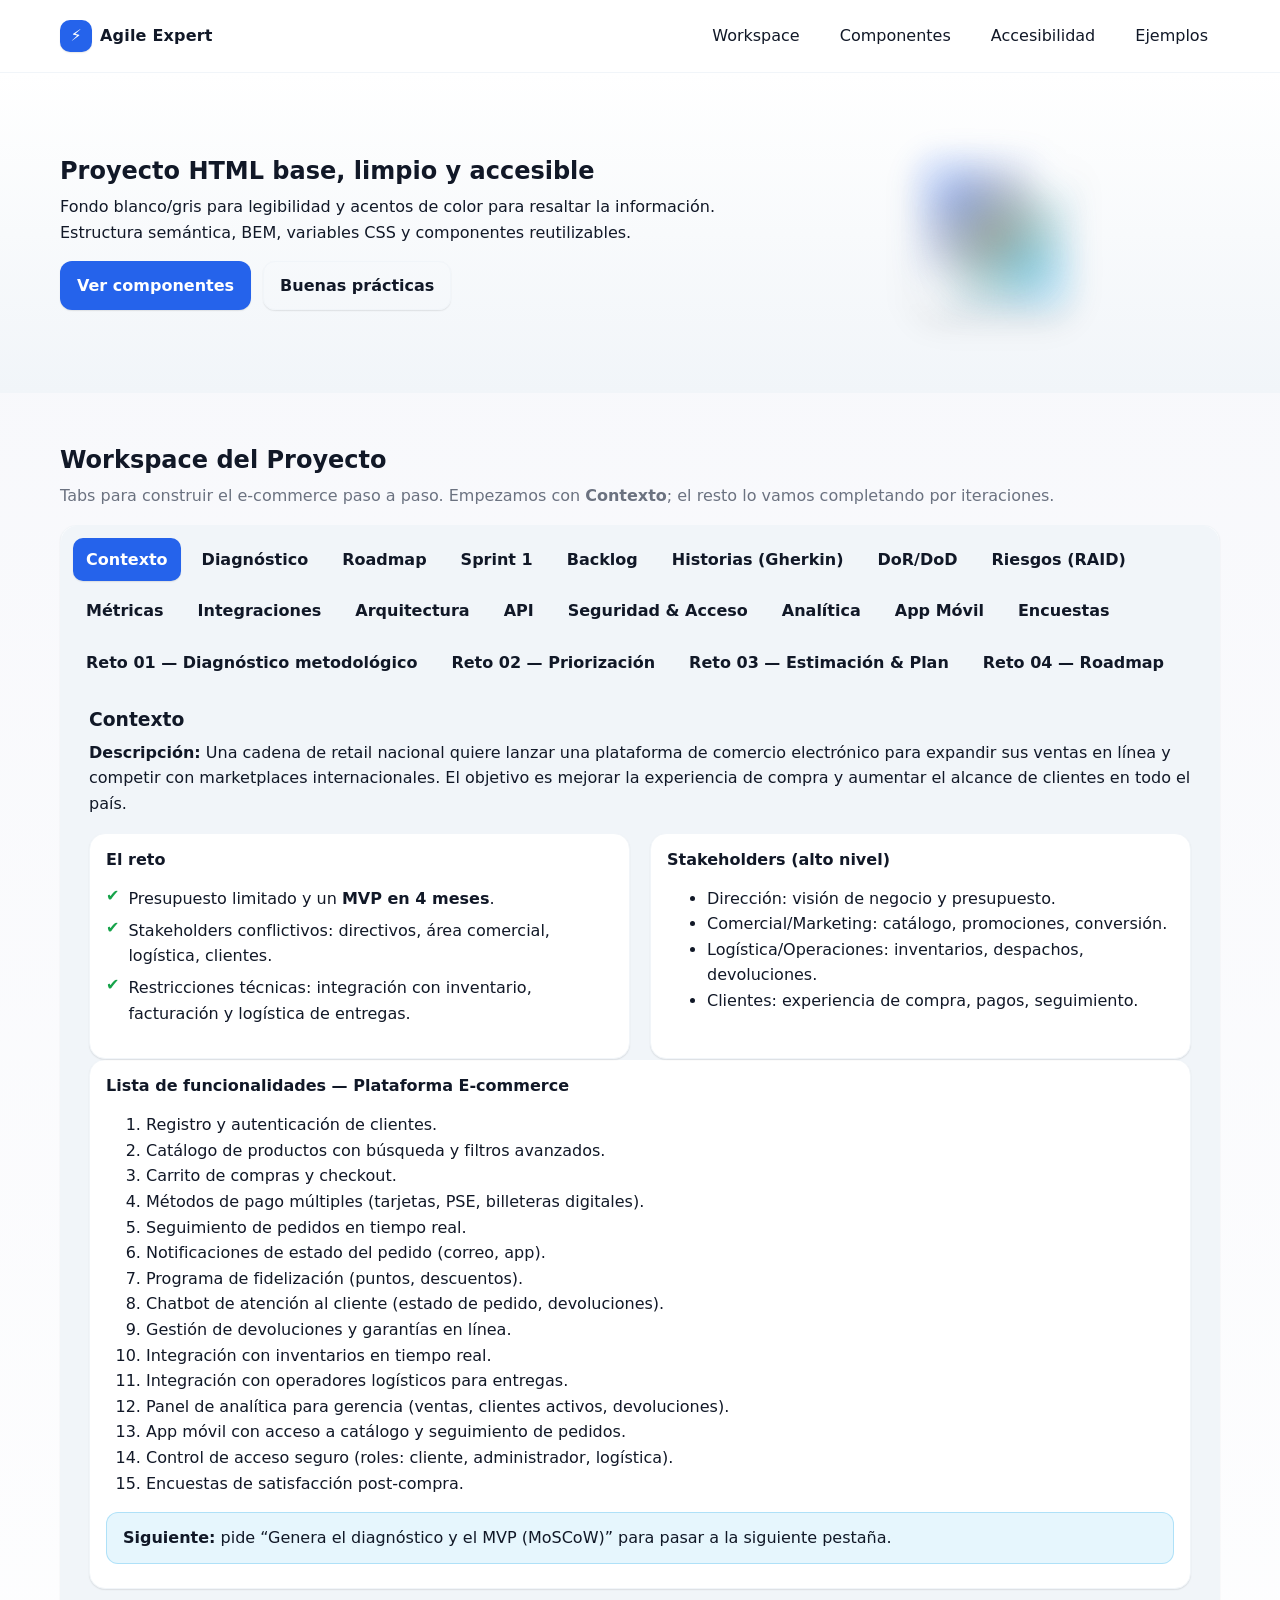
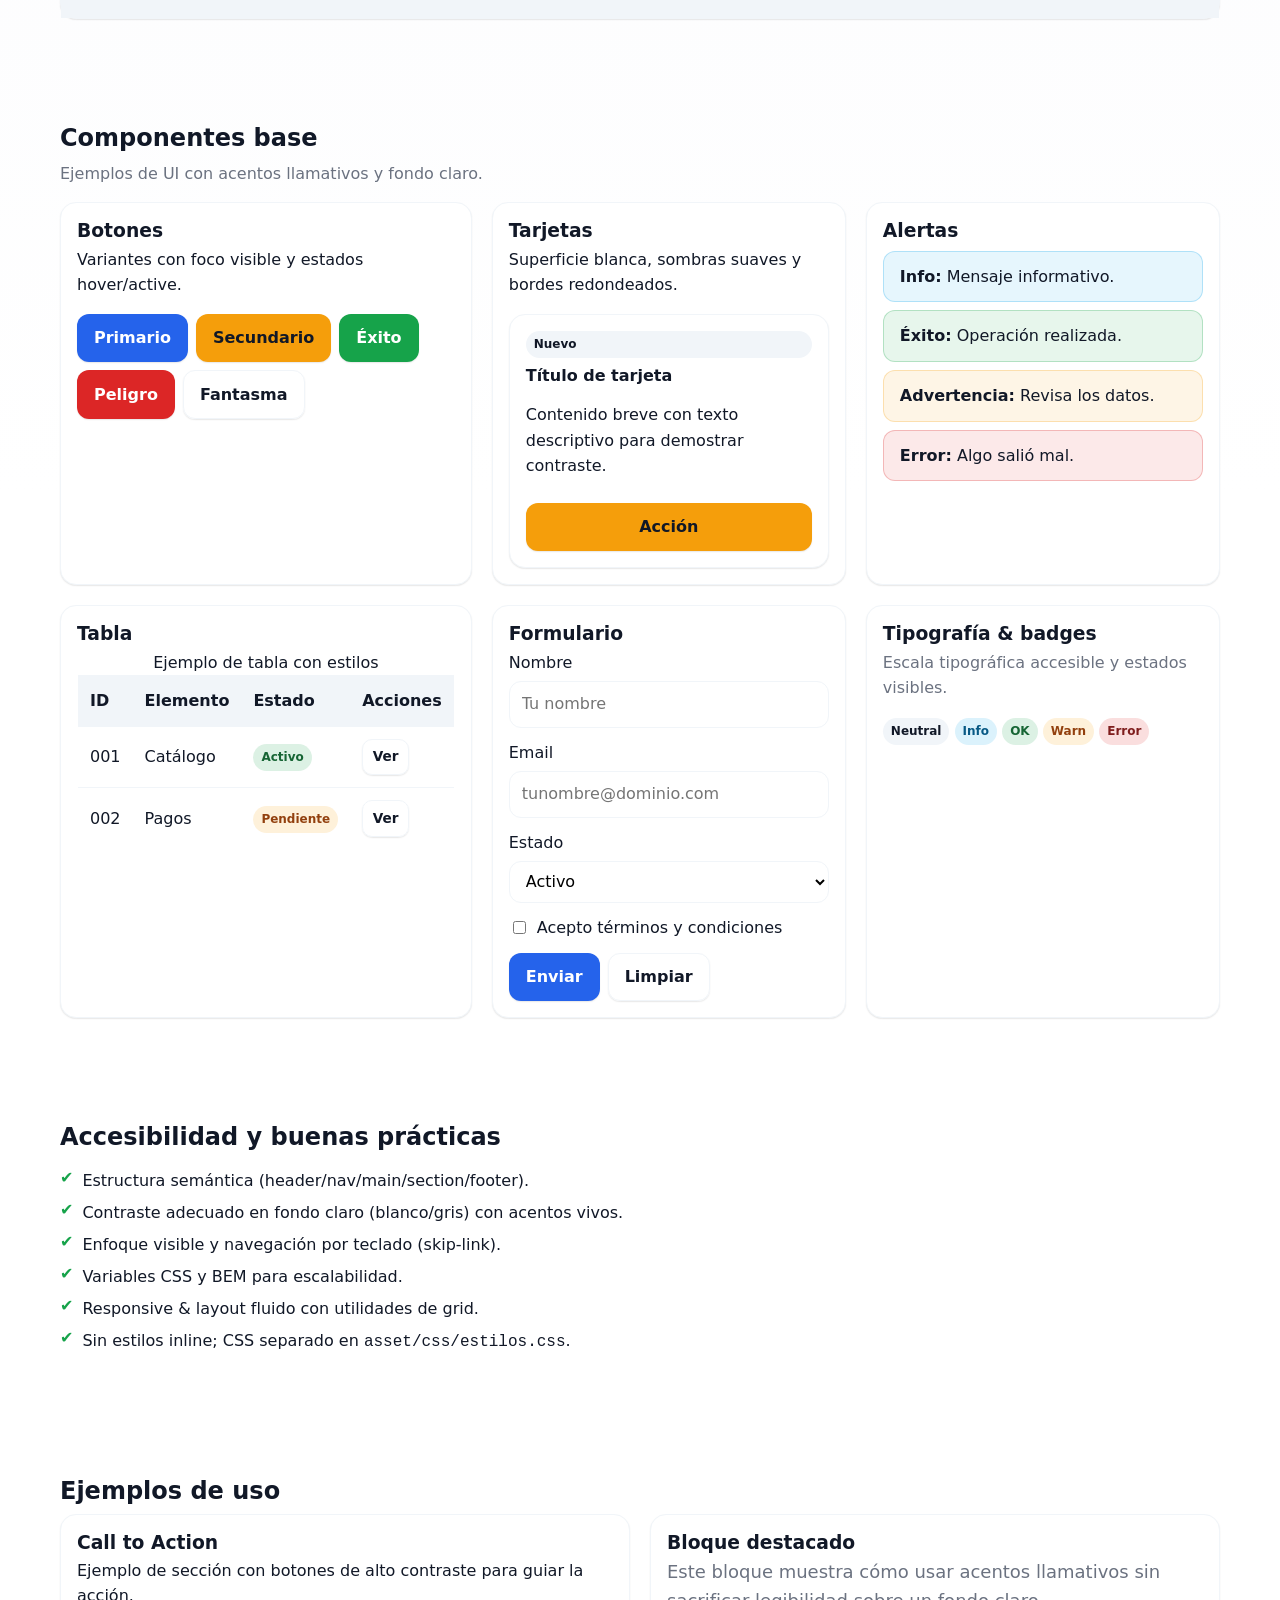
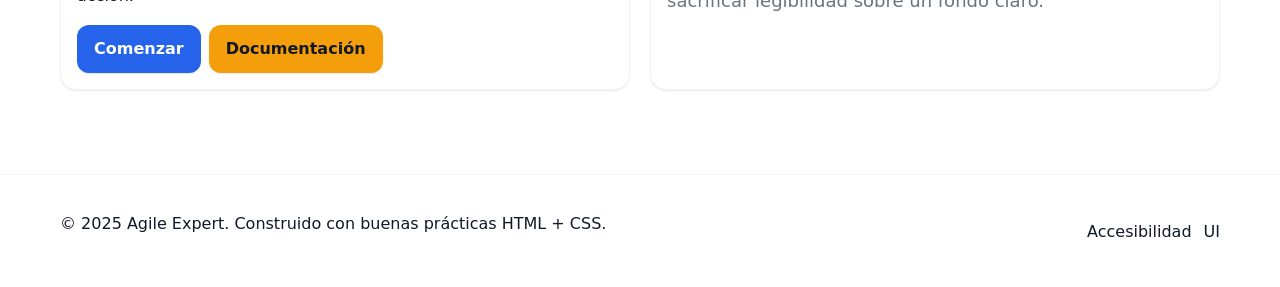
<file: agile-expert-html-starter-fixed/agile-expert-html-starter-fixed/index.html>
<!doctype html>
<html lang="es-CO">
<head>
  <meta charset="utf-8" />
  <meta name="viewport" content="width=device-width, initial-scale=1" />
  <meta name="description" content="Proyecto HTML base con buenas prácticas, fondo blanco/gris y acentos llamativos." />
  <meta name="color-scheme" content="light" />
  <title>Agent Expert Agile Software — Starter</title>
  <link rel="stylesheet" href="asset/css/estilos.css" />
</head>
<body>
  <a class="skip-link" href="#contenido">Saltar al contenido</a>

  <header class="site-header" role="banner" aria-label="Encabezado principal">
    <div class="container header-inner">
      <div class="brand">
        <span class="logo" aria-hidden="true">⚡</span>
        <span class="brand-title">Agile Expert</span>
      </div>
      <nav class="site-nav" aria-label="Navegación principal">
        <ul>
          <li><a href="#workspace">Workspace</a></li>
          <li><a href="#componentes">Componentes</a></li>
          <li><a href="#accesibilidad">Accesibilidad</a></li>
          <li><a href="#ejemplos">Ejemplos</a></li>
        </ul>
      </nav>
    </div>
  </header>

  <main id="contenido">
    <section class="hero">
      <div class="container hero-inner">
        <div class="hero-copy">
          <h1>Proyecto HTML base, limpio y accesible</h1>
          <p>Fondo blanco/gris para legibilidad y acentos de color para resaltar la información. Estructura semántica, BEM, variables CSS y componentes reutilizables.</p>
          <div class="hero-actions">
            <a class="btn btn--primary" href="#componentes">Ver componentes</a>
            <a class="btn btn--ghost" href="#accesibilidad">Buenas prácticas</a>
          </div>
        </div>
        <div class="hero-visual" aria-hidden="true">
          <div class="spark"></div>
          <div class="spark"></div>
          <div class="spark"></div>
          <div id="panel-reto-01-diagnostico" role="tabpanel" aria-labelledby="tab-reto-01-diagnostico" class="tabs__panel" hidden>
            <h3>Reto 01 — Diagnóstico metodológico</h3>

            <article class="card">
              <h4>Análisis crítico: Scrum, Kanban, Design Thinking y SAFe</h4>
              <div class="table-wrap">
                <table class="table">
                  <thead>
                    <tr>
                      <th>Marco</th>
                      <th>Fortalezas</th>
                      <th>Riesgos en MVP (4 meses)</th>
                      <th>Cuándo usar en este e‑commerce</th>
                    </tr>
                  </thead>
                  <tbody>
                    <tr>
                      <td><strong>Scrum</strong></td>
                      <td>Cadencia fija, foco en valor, transparencia (ceremonias), priorización PO.</td>
                      <td>Rituales sobrecargados si el equipo es pequeño; dependencias de integraciones pueden bloquear sprints.</td>
                      <td>Delivery del MVP con sprints de 2 semanas, backlog claro, demo quincenal a stakeholders.</td>
                    </tr>
                    <tr>
                      <td><strong>Kanban</strong></td>
                      <td>Flujo continuo, límites WIP; ideal para integraciones, soporte y estabilización.</td>
                      <td>Sin hitos claros sin gobierno del WIP; foco del MVP puede diluirse.</td>
                      <td>Integraciones (inventario/pagos/logística), hardening y operaciones.</td>
                    </tr>
                    <tr>
                      <td><strong>Design Thinking</strong></td>
                      <td>Centrado en usuario; valida supuestos de UX (búsqueda, checkout, devoluciones).</td>
                      <td>Peligro de extenderse sin timebox.</td>
                      <td>Dual‑track discovery antes/durante sprints para disminuir riesgo de usabilidad.</td>
                    </tr>
                    <tr>
                      <td><strong>SAFe</strong></td>
                      <td>Alineación multi‑equipo a nivel programa.</td>
                      <td>Pesado para presupuesto y MVP; sobrecarga de roles/ceremonias.</td>
                      <td>Tomar prácticas ligeras (PI planning simplificado) solo si hay &gt;2 equipos.</td>
                    </tr>
                  </tbody>
                </table>
              </div>
            </article>

            <article class="card">
              <h4>Modelo híbrido propuesto (adaptado al e‑commerce)</h4>
              <ul class="list-check">
                <li><strong>Dual‑Track:</strong> Design Thinking timebox (1 semana inicial; 20–30% continuo) en paralelo a Sprints Scrum de 2 semanas.</li>
                <li><strong>Scrum (delivery):</strong> Objetivo de sprint, demo quincenal y retro breve; DoD con pruebas de carrito, pagos y seguridad básica.</li>
                <li><strong>Kanban (ops/integraciones):</strong> tablero aparte; WIP ≤ 3 por persona; clases de servicio: bloqueante, estándar, fecha fija.</li>
                <li><strong>Gobernanza ligera:</strong> revisión quincenal de riesgos/arquitectura; ADRs de 1 página para decisiones clave.</li>
                <li><strong>Ramas/PRs:</strong> `feature/*`, `fix/*`, `perf/*`; PR con criterios Gherkin y checklist de seguridad.</li>
              </ul>
            </article>

            <article class="card">
              <h4>Justificación: integraciones logísticas & experiencia del cliente (CX)</h4>
              <div class="grid grid-2 gap-lg">
                <div>
                  <h5>Integraciones</h5>
                  <ul class="list-check">
                    <li><strong>APIs resilientes:</strong> colas/eventos para inventarios y órdenes; idempotencia y reintentos.</li>
                    <li><strong>Sagas/compensaciones:</strong> cancelación/reembolso en órdenes, pagos y envíos.</li>
                    <li><strong>Contratos/sandbox:</strong> versionado de API; pruebas de contrato en CI.</li>
                    <li><strong>Observabilidad:</strong> trazas por <code>order_id</code>, métricas SLA y alertas de stock/latencia.</li>
                  </ul>
                </div>
                <div>
                  <h5>Experiencia de cliente (CX)</h5>
                  <ul class="list-check">
                    <li><strong>Discovery continuo:</strong> tests rápidos en búsqueda/checkout; métricas de conversión y abandono.</li>
                    <li><strong>Rendimiento/NFRs:</strong> TTFB/LCP objetivos mínimos y errores de pago controlados.</li>
                    <li><strong>Devoluciones/garantías:</strong> estados visibles, notificaciones y logística inversa integrada.</li>
                    <li><strong>Feature flags:</strong> despliegue gradual por cohortes para checkout/pagos.</li>
                  </ul>
                </div>
              </div>
            </article>
          </div>

          <div id="panel-reto-02-priorizacion" role="tabpanel" aria-labelledby="tab-reto-02-priorizacion" class="tabs__panel" hidden>
            <article class="card">
              <h4>Cronograma (M1–M13) — con escalonamiento por fases</h4>
              <p class="muted">MVP (M1–M4) y escalado (M5–M13).</p>
              <div class="legend" aria-label="Leyenda de fases">
                <span class="legend__item"><span class="legend__swatch legend__swatch--mvp" aria-hidden="true"></span>MVP</span>
                <span class="legend__item"><span class="legend__swatch legend__swatch--scale1" aria-hidden="true"></span>Scale-1</span>
                <span class="legend__item"><span class="legend__swatch legend__swatch--scale2" aria-hidden="true"></span>Scale-2</span>
              </div>
              <div class="timeline"><div class="timeline__grid"><div class="timeline__head"><div class="timeline__cell timeline__cell--head">Tarea</div><div class="timeline__cell timeline__cell--head">M1</div><div class="timeline__cell timeline__cell--head">M2</div><div class="timeline__cell timeline__cell--head">M3</div><div class="timeline__cell timeline__cell--head">M4</div><div class="timeline__cell timeline__cell--head">M5</div><div class="timeline__cell timeline__cell--head">M6</div><div class="timeline__cell timeline__cell--head">M7</div><div class="timeline__cell timeline__cell--head">M8</div><div class="timeline__cell timeline__cell--head">M9</div><div class="timeline__cell timeline__cell--head">M10</div><div class="timeline__cell timeline__cell--head">M11</div><div class="timeline__cell timeline__cell--head">M12</div><div class="timeline__cell timeline__cell--head">M13</div></div><div class="timeline__row"><div class="timeline__cell"><span class="badge badge--mvp">MVP</span> [1] Registro y autenticación</div><div class="timeline__cell"><div class="timeline__bar timeline__bar--mvp" aria-hidden="true"></div></div><div class="timeline__cell"><div class="timeline__bar timeline__bar--mvp" aria-hidden="true"></div></div><div class="timeline__cell"></div><div class="timeline__cell"></div><div class="timeline__cell"></div><div class="timeline__cell"></div><div class="timeline__cell"></div><div class="timeline__cell"></div><div class="timeline__cell"></div><div class="timeline__cell"></div><div class="timeline__cell"></div><div class="timeline__cell"></div><div class="timeline__cell"></div></div><div class="timeline__row"><div class="timeline__cell"><span class="badge badge--mvp">MVP</span> [14] Control de acceso (roles)</div><div class="timeline__cell"><div class="timeline__bar timeline__bar--mvp" aria-hidden="true"></div></div><div class="timeline__cell"><div class="timeline__bar timeline__bar--mvp" aria-hidden="true"></div></div><div class="timeline__cell"></div><div class="timeline__cell"></div><div class="timeline__cell"></div><div class="timeline__cell"></div><div class="timeline__cell"></div><div class="timeline__cell"></div><div class="timeline__cell"></div><div class="timeline__cell"></div><div class="timeline__cell"></div><div class="timeline__cell"></div><div class="timeline__cell"></div></div><div class="timeline__row"><div class="timeline__cell"><span class="badge badge--mvp">MVP</span> [2] Catálogo + búsqueda/filtros</div><div class="timeline__cell"><div class="timeline__bar timeline__bar--mvp" aria-hidden="true"></div></div><div class="timeline__cell"><div class="timeline__bar timeline__bar--mvp" aria-hidden="true"></div></div><div class="timeline__cell"><div class="timeline__bar timeline__bar--mvp" aria-hidden="true"></div></div><div class="timeline__cell"></div><div class="timeline__cell"></div><div class="timeline__cell"></div><div class="timeline__cell"></div><div class="timeline__cell"></div><div class="timeline__cell"></div><div class="timeline__cell"></div><div class="timeline__cell"></div><div class="timeline__cell"></div><div class="timeline__cell"></div></div><div class="timeline__row"><div class="timeline__cell"><span class="badge badge--mvp">MVP</span> [3] Carrito y checkout</div><div class="timeline__cell"></div><div class="timeline__cell"><div class="timeline__bar timeline__bar--mvp" aria-hidden="true"></div></div><div class="timeline__cell"><div class="timeline__bar timeline__bar--mvp" aria-hidden="true"></div></div><div class="timeline__cell"><div class="timeline__bar timeline__bar--mvp" aria-hidden="true"></div></div><div class="timeline__cell"></div><div class="timeline__cell"></div><div class="timeline__cell"></div><div class="timeline__cell"></div><div class="timeline__cell"></div><div class="timeline__cell"></div><div class="timeline__cell"></div><div class="timeline__cell"></div><div class="timeline__cell"></div></div><div class="timeline__row"><div class="timeline__cell"><span class="badge badge--mvp">MVP</span> [4] Pagos múltiples</div><div class="timeline__cell"></div><div class="timeline__cell"><div class="timeline__bar timeline__bar--mvp" aria-hidden="true"></div></div><div class="timeline__cell"><div class="timeline__bar timeline__bar--mvp" aria-hidden="true"></div></div><div class="timeline__cell"><div class="timeline__bar timeline__bar--mvp" aria-hidden="true"></div></div><div class="timeline__cell"></div><div class="timeline__cell"></div><div class="timeline__cell"></div><div class="timeline__cell"></div><div class="timeline__cell"></div><div class="timeline__cell"></div><div class="timeline__cell"></div><div class="timeline__cell"></div><div class="timeline__cell"></div></div><div class="timeline__row"><div class="timeline__cell"><span class="badge badge--mvp">MVP</span> [10] Integración inventarios tiempo real</div><div class="timeline__cell"></div><div class="timeline__cell"><div class="timeline__bar timeline__bar--mvp" aria-hidden="true"></div></div><div class="timeline__cell"><div class="timeline__bar timeline__bar--mvp" aria-hidden="true"></div></div><div class="timeline__cell"><div class="timeline__bar timeline__bar--mvp" aria-hidden="true"></div></div><div class="timeline__cell"></div><div class="timeline__cell"></div><div class="timeline__cell"></div><div class="timeline__cell"></div><div class="timeline__cell"></div><div class="timeline__cell"></div><div class="timeline__cell"></div><div class="timeline__cell"></div><div class="timeline__cell"></div></div><div class="timeline__row"><div class="timeline__cell"><span class="badge badge--mvp">MVP</span> [11] Integración operadores logísticos</div><div class="timeline__cell"></div><div class="timeline__cell"><div class="timeline__bar timeline__bar--mvp" aria-hidden="true"></div></div><div class="timeline__cell"><div class="timeline__bar timeline__bar--mvp" aria-hidden="true"></div></div><div class="timeline__cell"><div class="timeline__bar timeline__bar--mvp" aria-hidden="true"></div></div><div class="timeline__cell"></div><div class="timeline__cell"></div><div class="timeline__cell"></div><div class="timeline__cell"></div><div class="timeline__cell"></div><div class="timeline__cell"></div><div class="timeline__cell"></div><div class="timeline__cell"></div><div class="timeline__cell"></div></div><div class="timeline__row"><div class="timeline__cell"><span class="badge badge--mvp">MVP</span> [5] Seguimiento de pedidos</div><div class="timeline__cell"></div><div class="timeline__cell"><div class="timeline__bar timeline__bar--mvp" aria-hidden="true"></div></div><div class="timeline__cell"><div class="timeline__bar timeline__bar--mvp" aria-hidden="true"></div></div><div class="timeline__cell"><div class="timeline__bar timeline__bar--mvp" aria-hidden="true"></div></div><div class="timeline__cell"></div><div class="timeline__cell"></div><div class="timeline__cell"></div><div class="timeline__cell"></div><div class="timeline__cell"></div><div class="timeline__cell"></div><div class="timeline__cell"></div><div class="timeline__cell"></div><div class="timeline__cell"></div></div><div class="timeline__row"><div class="timeline__cell"><span class="badge badge--mvp">MVP</span> [6] Notificaciones estado pedido</div><div class="timeline__cell"></div><div class="timeline__cell"><div class="timeline__bar timeline__bar--mvp" aria-hidden="true"></div></div><div class="timeline__cell"><div class="timeline__bar timeline__bar--mvp" aria-hidden="true"></div></div><div class="timeline__cell"><div class="timeline__bar timeline__bar--mvp" aria-hidden="true"></div></div><div class="timeline__cell"></div><div class="timeline__cell"></div><div class="timeline__cell"></div><div class="timeline__cell"></div><div class="timeline__cell"></div><div class="timeline__cell"></div><div class="timeline__cell"></div><div class="timeline__cell"></div><div class="timeline__cell"></div></div><div class="timeline__row"><div class="timeline__cell"><span class="badge badge--mvp">MVP</span> [9] Devoluciones y garantías</div><div class="timeline__cell"></div><div class="timeline__cell"></div><div class="timeline__cell"><div class="timeline__bar timeline__bar--mvp" aria-hidden="true"></div></div><div class="timeline__cell"><div class="timeline__bar timeline__bar--mvp" aria-hidden="true"></div></div><div class="timeline__cell"></div><div class="timeline__cell"></div><div class="timeline__cell"></div><div class="timeline__cell"></div><div class="timeline__cell"></div><div class="timeline__cell"></div><div class="timeline__cell"></div><div class="timeline__cell"></div><div class="timeline__cell"></div></div><div class="timeline__row"><div class="timeline__cell"><span class="badge badge--scale1">Scale-1</span> [12] Panel de analítica gerencial</div><div class="timeline__cell"></div><div class="timeline__cell"></div><div class="timeline__cell"></div><div class="timeline__cell"></div><div class="timeline__cell"><div class="timeline__bar timeline__bar--scale1" aria-hidden="true"></div></div><div class="timeline__cell"><div class="timeline__bar timeline__bar--scale1" aria-hidden="true"></div></div><div class="timeline__cell"><div class="timeline__bar timeline__bar--scale1" aria-hidden="true"></div></div><div class="timeline__cell"></div><div class="timeline__cell"></div><div class="timeline__cell"></div><div class="timeline__cell"></div><div class="timeline__cell"></div><div class="timeline__cell"></div></div><div class="timeline__row"><div class="timeline__cell"><span class="badge badge--scale1">Scale-1</span> [7] Programa de fidelización</div><div class="timeline__cell"></div><div class="timeline__cell"></div><div class="timeline__cell"></div><div class="timeline__cell"></div><div class="timeline__cell"><div class="timeline__bar timeline__bar--scale1" aria-hidden="true"></div></div><div class="timeline__cell"><div class="timeline__bar timeline__bar--scale1" aria-hidden="true"></div></div><div class="timeline__cell"><div class="timeline__bar timeline__bar--scale1" aria-hidden="true"></div></div><div class="timeline__cell"></div><div class="timeline__cell"></div><div class="timeline__cell"></div><div class="timeline__cell"></div><div class="timeline__cell"></div><div class="timeline__cell"></div></div><div class="timeline__row"><div class="timeline__cell"><span class="badge badge--scale1">Scale-1</span> [8] Chatbot atención al cliente</div><div class="timeline__cell"></div><div class="timeline__cell"></div><div class="timeline__cell"></div><div class="timeline__cell"></div><div class="timeline__cell"></div><div class="timeline__cell"><div class="timeline__bar timeline__bar--scale1" aria-hidden="true"></div></div><div class="timeline__cell"><div class="timeline__bar timeline__bar--scale1" aria-hidden="true"></div></div><div class="timeline__cell"><div class="timeline__bar timeline__bar--scale1" aria-hidden="true"></div></div><div class="timeline__cell"></div><div class="timeline__cell"></div><div class="timeline__cell"></div><div class="timeline__cell"></div><div class="timeline__cell"></div></div><div class="timeline__row"><div class="timeline__cell"><span class="badge badge--scale1">Scale-1</span> [13] App móvil catálogo/seguimiento</div><div class="timeline__cell"></div><div class="timeline__cell"></div><div class="timeline__cell"></div><div class="timeline__cell"></div><div class="timeline__cell"></div><div class="timeline__cell"><div class="timeline__bar timeline__bar--scale1" aria-hidden="true"></div></div><div class="timeline__cell"><div class="timeline__bar timeline__bar--scale1" aria-hidden="true"></div></div><div class="timeline__cell"><div class="timeline__bar timeline__bar--scale1" aria-hidden="true"></div></div><div class="timeline__cell"><div class="timeline__bar timeline__bar--scale1" aria-hidden="true"></div></div><div class="timeline__cell"></div><div class="timeline__cell"></div><div class="timeline__cell"></div><div class="timeline__cell"></div></div><div class="timeline__row"><div class="timeline__cell"><span class="badge badge--scale1">Scale-1</span> [15] Encuestas de satisfacción</div><div class="timeline__cell"></div><div class="timeline__cell"></div><div class="timeline__cell"></div><div class="timeline__cell"></div><div class="timeline__cell"><div class="timeline__bar timeline__bar--scale1" aria-hidden="true"></div></div><div class="timeline__cell"><div class="timeline__bar timeline__bar--scale1" aria-hidden="true"></div></div><div class="timeline__cell"><div class="timeline__bar timeline__bar--scale1" aria-hidden="true"></div></div><div class="timeline__cell"><div class="timeline__bar timeline__bar--scale1" aria-hidden="true"></div></div><div class="timeline__cell"><div class="timeline__bar timeline__bar--scale1" aria-hidden="true"></div></div><div class="timeline__cell"></div><div class="timeline__cell"></div><div class="timeline__cell"></div><div class="timeline__cell"></div></div></div></div>
              <figure>
                <img src="asset/img/cronograma_reto02.png" alt="Diagrama Gantt del cronograma del Reto 2 con colores por fase" />
                <figcaption class="muted">Vista Gantt complementaria (PNG exportado).</figcaption>
              </figure>
            </article>
        
            <h3>Reto 2 — Priorización (MoSCoW + RICE + Storymap)</h3>
            <p>Aplicamos <strong>MoSCoW</strong> y <strong>RICE</strong> a las 15 funcionalidades y elaboramos un <strong>Storymap</strong> por releases (MVP vs Next).</p>

            <article class="card">
              <h4>Backlog por MoSCoW</h4>
              <div class="table-wrap"><table class="table"><thead><tr><th>ID</th><th>Funcionalidad</th><th>MoSCoW</th><th>RICE</th></tr></thead><tbody>
<tr><td>15</td><td>Encuestas de satisfacción post-compra</td><td>Could</td><td>18.00</td></tr>
<tr><td>12</td><td>Panel de analítica para gerencia (ventas, clientes activos, devoluciones)</td><td>Could</td><td>13.33</td></tr>
<tr><td>13</td><td>App móvil con acceso a catálogo y seguimiento de pedidos</td><td>Could</td><td>12.25</td></tr>
<tr><td>7</td><td>Programa de fidelización (puntos, descuentos)</td><td>Could</td><td>10.50</td></tr>
<tr><td>8</td><td>Chatbot de atención al cliente (estado de pedido, devoluciones)</td><td>Could</td><td>8.94</td></tr>
<tr><td>14</td><td>Control de acceso seguro (roles: cliente, administrador, logística)</td><td>Must</td><td>76.50</td></tr>
<tr><td>1</td><td>Registro y autenticación de clientes</td><td>Must</td><td>48.00</td></tr>
<tr><td>3</td><td>Carrito de compras y checkout</td><td>Must</td><td>40.50</td></tr>
<tr><td>2</td><td>Catálogo de productos con búsqueda y filtros avanzados</td><td>Must</td><td>40.38</td></tr>
<tr><td>4</td><td>Métodos de pago múltiples (tarjetas, PSE, billeteras digitales)</td><td>Must</td><td>38.25</td></tr>
<tr><td>10</td><td>Integración con inventarios en tiempo real</td><td>Must</td><td>31.67</td></tr>
<tr><td>11</td><td>Integración con operadores logísticos para entregas</td><td>Must</td><td>22.50</td></tr>
<tr><td>6</td><td>Notificaciones de estado del pedido (correo, app)</td><td>Should</td><td>45.16</td></tr>
<tr><td>5</td><td>Seguimiento de pedidos en tiempo real</td><td>Should</td><td>18.38</td></tr>
<tr><td>9</td><td>Gestión de devoluciones y garantías en línea</td><td>Should</td><td>16.25</td></tr>
</tbody></table></div>
            </article>

            <article class="card">
              <h4>Ranking RICE</h4>
              <div class="table-wrap"><table class="table"><thead><tr><th>ID</th><th>Funcionalidad</th><th>Reach</th><th>Impact</th><th>Confidence</th><th>Effort</th><th>RICE</th></tr></thead><tbody>
<tr><td>14</td><td>Control de acceso seguro (roles: cliente, administrador, logística)</td><td>85</td><td>2.00</td><td>0.90</td><td>2</td><td>76.50</td></tr>
<tr><td>1</td><td>Registro y autenticación de clientes</td><td>80</td><td>2.00</td><td>0.90</td><td>3</td><td>48.00</td></tr>
<tr><td>6</td><td>Notificaciones de estado del pedido (correo, app)</td><td>85</td><td>1.25</td><td>0.85</td><td>2</td><td>45.16</td></tr>
<tr><td>3</td><td>Carrito de compras y checkout</td><td>90</td><td>3.00</td><td>0.90</td><td>6</td><td>40.50</td></tr>
<tr><td>2</td><td>Catálogo de productos con búsqueda y filtros avanzados</td><td>95</td><td>2.50</td><td>0.85</td><td>5</td><td>40.38</td></tr>
<tr><td>4</td><td>Métodos de pago múltiples (tarjetas, PSE, billeteras digitales)</td><td>90</td><td>3.00</td><td>0.85</td><td>6</td><td>38.25</td></tr>
<tr><td>10</td><td>Integración con inventarios en tiempo real</td><td>95</td><td>2.50</td><td>0.80</td><td>6</td><td>31.67</td></tr>
<tr><td>11</td><td>Integración con operadores logísticos para entregas</td><td>90</td><td>2.00</td><td>0.75</td><td>6</td><td>22.50</td></tr>
<tr><td>5</td><td>Seguimiento de pedidos en tiempo real</td><td>70</td><td>1.50</td><td>0.70</td><td>4</td><td>18.38</td></tr>
<tr><td>15</td><td>Encuestas de satisfacción post-compra</td><td>60</td><td>0.75</td><td>0.80</td><td>2</td><td>18.00</td></tr>
<tr><td>9</td><td>Gestión de devoluciones y garantías en línea</td><td>65</td><td>1.25</td><td>0.80</td><td>4</td><td>16.25</td></tr>
<tr><td>12</td><td>Panel de analítica para gerencia (ventas, clientes activos, devoluciones)</td><td>50</td><td>1.00</td><td>0.80</td><td>3</td><td>13.33</td></tr>
<tr><td>13</td><td>App móvil con acceso a catálogo y seguimiento de pedidos</td><td>70</td><td>1.50</td><td>0.70</td><td>6</td><td>12.25</td></tr>
<tr><td>7</td><td>Programa de fidelización (puntos, descuentos)</td><td>60</td><td>1.00</td><td>0.70</td><td>4</td><td>10.50</td></tr>
<tr><td>8</td><td>Chatbot de atención al cliente (estado de pedido, devoluciones)</td><td>55</td><td>0.75</td><td>0.65</td><td>3</td><td>8.94</td></tr>
</tbody></table></div>
              <div class="alert alert--info"><strong>Descargas:</strong> Los archivos con los resultados están disponibles en esta conversación.</div>
            </article>

            <article class="card">
              <h4>Storymap (por Actividad & Release)</h4>
              <div class="table-wrap"><table class="table"><thead><tr><th>Actividad</th><th>ID</th><th>Paso</th><th>Release</th><th>MoSCoW</th><th>RICE</th></tr></thead><tbody>
<tr><td>Comprar</td><td>1</td><td>Registro y autenticación</td><td>MVP</td><td>Must</td><td>48.00</td></tr>
<tr><td>Comprar</td><td>3</td><td>Carrito y checkout</td><td>MVP</td><td>Must</td><td>40.50</td></tr>
<tr><td>Comprar</td><td>4</td><td>Pagos múltiples (tarj/PSE/billeteras)</td><td>MVP</td><td>Must</td><td>38.25</td></tr>
<tr><td>Descubrir & Evaluar</td><td>2</td><td>Catálogo con búsqueda y filtros avanzados</td><td>MVP</td><td>Must</td><td>40.38</td></tr>
<tr><td>Gestión & Gobernanza</td><td>14</td><td>Control de acceso por roles</td><td>MVP</td><td>Must</td><td>76.50</td></tr>
<tr><td>Post-compra & Fidelización</td><td>9</td><td>Devoluciones y garantías online</td><td>MVP</td><td>Should</td><td>16.25</td></tr>
<tr><td>Recibir</td><td>6</td><td>Notificaciones estado del pedido</td><td>MVP</td><td>Should</td><td>45.16</td></tr>
<tr><td>Recibir</td><td>10</td><td>Integración inventarios en tiempo real</td><td>MVP</td><td>Must</td><td>31.67</td></tr>
<tr><td>Recibir</td><td>11</td><td>Integración operadores logísticos</td><td>MVP</td><td>Must</td><td>22.50</td></tr>
<tr><td>Recibir</td><td>5</td><td>Seguimiento de pedidos en tiempo real</td><td>MVP</td><td>Should</td><td>18.38</td></tr>
<tr><td>Descubrir & Evaluar</td><td>15</td><td>Encuestas post-compra (retro UX)</td><td>Next</td><td>Could</td><td>18.00</td></tr>
<tr><td>Gestión & Gobernanza</td><td>12</td><td>Panel analítica gerencial</td><td>Next</td><td>Could</td><td>13.33</td></tr>
<tr><td>Multicanal</td><td>13</td><td>App móvil catálogo/seguimiento</td><td>Next</td><td>Could</td><td>12.25</td></tr>
<tr><td>Post-compra & Fidelización</td><td>7</td><td>Programa de fidelización</td><td>Next</td><td>Could</td><td>10.50</td></tr>
<tr><td>Post-compra & Fidelización</td><td>8</td><td>Chatbot de atención</td><td>Next</td><td>Could</td><td>8.94</td></tr>
</tbody></table></div>
            </article>

            <article class="card">
              <h4>Análisis crítico</h4>
              <p>En un contexto de <em>competencia digital agresiva</em>, <strong>RICE</strong> maximiza valor porque combina alcance potencial (adquisición/activación), impacto en métricas de negocio (conversión/retención), confianza en estimaciones y esfuerzo, lo que permite ordenar entregas para capturar valor temprano con riesgo controlado. <strong>MoSCoW</strong> es útil para alinear a stakeholders sobre el mínimo vendible (MVP) y negociar expectativas, pero no discrimina fine-grained entre elementos "Must". La práctica recomendada es <strong>usar ambos</strong>: MoSCoW para el corte del MVP y <strong>RICE</strong> para el orden de implementación dentro de cada release.</p>
            </article>
          </div>

          <div id="panel-reto-03-plan" role="tabpanel" aria-labelledby="tab-reto-03-plan" class="tabs__panel" hidden>
            <article class="card">
              <h4>Micro-cronograma del Sprint (2 semanas)</h4>
              <p class="muted">Visual de 10 días hábiles. Colores coherentes con MVP/Scale (aquí todas las HU son <span class="badge badge--mvp">MVP</span>).</p>
              <div class="legend" aria-label="Leyenda Sprint">
                <span class="legend__item"><span class="legend__swatch legend__swatch--mvp" aria-hidden="true"></span>MVP</span>
              </div>
              <div class="timeline timeline--sprint"><div class="timeline__grid"><div class="timeline__head"><div class="timeline__cell timeline__cell--head">Historia</div><div class="timeline__cell timeline__cell--head">D1</div><div class="timeline__cell timeline__cell--head">D2</div><div class="timeline__cell timeline__cell--head">D3</div><div class="timeline__cell timeline__cell--head">D4</div><div class="timeline__cell timeline__cell--head">D5</div><div class="timeline__cell timeline__cell--head">D6</div><div class="timeline__cell timeline__cell--head">D7</div><div class="timeline__cell timeline__cell--head">D8</div><div class="timeline__cell timeline__cell--head">D9</div><div class="timeline__cell timeline__cell--head">D10</div></div><div class="timeline__row"><div class="timeline__cell"><span class="badge badge--mvp">MVP</span> HU-001 — Carrito de compras</div><div class="timeline__cell"><div class="timeline__bar timeline__bar--mvp" aria-hidden="true"></div></div><div class="timeline__cell"><div class="timeline__bar timeline__bar--mvp" aria-hidden="true"></div></div><div class="timeline__cell"><div class="timeline__bar timeline__bar--mvp" aria-hidden="true"></div></div><div class="timeline__cell"><div class="timeline__bar timeline__bar--mvp" aria-hidden="true"></div></div><div class="timeline__cell"></div><div class="timeline__cell"></div><div class="timeline__cell"></div><div class="timeline__cell"></div><div class="timeline__cell"></div><div class="timeline__cell"></div></div><div class="timeline__row"><div class="timeline__cell"><span class="badge badge--mvp">MVP</span> HU-002 — Checkout</div><div class="timeline__cell"></div><div class="timeline__cell"></div><div class="timeline__cell"><div class="timeline__bar timeline__bar--mvp" aria-hidden="true"></div></div><div class="timeline__cell"><div class="timeline__bar timeline__bar--mvp" aria-hidden="true"></div></div><div class="timeline__cell"><div class="timeline__bar timeline__bar--mvp" aria-hidden="true"></div></div><div class="timeline__cell"><div class="timeline__bar timeline__bar--mvp" aria-hidden="true"></div></div><div class="timeline__cell"><div class="timeline__bar timeline__bar--mvp" aria-hidden="true"></div></div><div class="timeline__cell"><div class="timeline__bar timeline__bar--mvp" aria-hidden="true"></div></div><div class="timeline__cell"><div class="timeline__bar timeline__bar--mvp" aria-hidden="true"></div></div><div class="timeline__cell"><div class="timeline__bar timeline__bar--mvp" aria-hidden="true"></div></div></div><div class="timeline__row"><div class="timeline__cell"><span class="badge badge--mvp">MVP</span> HU-003 — Seguimiento de pedidos</div><div class="timeline__cell"></div><div class="timeline__cell"></div><div class="timeline__cell"></div><div class="timeline__cell"></div><div class="timeline__cell"></div><div class="timeline__cell"><div class="timeline__bar timeline__bar--mvp" aria-hidden="true"></div></div><div class="timeline__cell"><div class="timeline__bar timeline__bar--mvp" aria-hidden="true"></div></div><div class="timeline__cell"><div class="timeline__bar timeline__bar--mvp" aria-hidden="true"></div></div><div class="timeline__cell"><div class="timeline__bar timeline__bar--mvp" aria-hidden="true"></div></div><div class="timeline__cell"><div class="timeline__bar timeline__bar--mvp" aria-hidden="true"></div></div></div></div></div>
              <div class="alert alert--info"><strong>Descarga:</strong> CSV del micro-cronograma disponible en esta conversación.</div>
            </article>
            <article class="card">
              <h4>Mapeo al contexto inicial (trazabilidad)</h4>
              <p class="muted">Las HU del Sprint mapean a los ítems del contexto y se priorizan según MoSCoW/RICE definidos.</p>
              <div class="table-wrap"><table class="table"><thead><tr><th>HU</th><th>Ctx A</th><th>Ctx B</th><th>Ctx C</th><th>Ctx D</th><th>Sprint</th></tr></thead><tbody><tr><td>HU-001 Carrito</td><td>2 Catálogo</td><td>3 Carrito/Checkout</td><td>10 Inventarios (lectura)</td><td>14 Roles (dep)</td><td>Incluido</td></tr><tr><td>HU-002 Checkout</td><td>3 Checkout</td><td>4 Pagos (sandbox)</td><td>10 Inventarios</td><td>14 Roles</td><td>Incluido</td></tr><tr><td>HU-003 Seguimiento</td><td>5 Seguimiento</td><td>6 Notificaciones</td><td>11 Operadores logísticos</td><td>(opcional 14 Roles)</td><td>Incluido</td></tr></tbody></table></div>
            </article>

            <article class="card">
              <h4>Revisión experta v2 — Breakdown de Historias (subtareas)</h4>
              <p class="muted">Desglose por rol (FE/BE/INT/DATA/QA/SEC/OBS) con horas ideales para dar claridad y trazabilidad.</p>
              <div class="table-wrap"><table class="table"><thead><tr><th>ID</th><th>Rol</th><th>Tarea</th><th>Horas</th><th>Notas</th></tr></thead><tbody><tr><td>HU-001</td><td>FE</td><td>UI producto + botón 'Agregar al carrito'</td><td>4</td><td>Dep: catálogo</td></tr>
<tr><td>HU-001</td><td>FE</td><td>Mini-carrito y página de carrito (listar, subtotal, eliminar)</td><td>6</td><td></td></tr>
<tr><td>HU-001</td><td>BE</td><td>Endpoints cart: add/update/remove, totales, promociones (stub)</td><td>6</td><td></td></tr>
<tr><td>HU-001</td><td>INT</td><td>Validación stock en tiempo real (read-only)</td><td>4</td><td>Dep: inventarios</td></tr>
<tr><td>HU-001</td><td>DATA</td><td>Modelo CartItem/Cart y esquemas (OpenAPI)</td><td>3</td><td></td></tr>
<tr><td>HU-001</td><td>QA</td><td>Tests UI (happy path) + integración API cart</td><td>4</td><td></td></tr>
<tr><td>HU-001</td><td>OBS</td><td>Logs/trace cart_id; métricas de intentos</td><td>3</td><td></td></tr>
<tr><td>HU-002</td><td>FE</td><td>Formulario checkout (envío/facturación), validaciones</td><td>8</td><td></td></tr>
<tr><td>HU-002</td><td>FE</td><td>Selección de método de pago (tarjeta, PSE), estados y errores</td><td>6</td><td></td></tr>
<tr><td>HU-002</td><td>BE</td><td>Crear orden, idempotencia, totales/ impuestos</td><td>8</td><td></td></tr>
<tr><td>HU-002</td><td>INT</td><td>Integración pasarela pagos sandbox (tarj/PSE), webhooks</td><td>12</td><td>Dep: proveedor de pagos</td></tr>
<tr><td>HU-002</td><td>INT</td><td>Reserva/confirmación de stock; reversos en falla</td><td>6</td><td>Dep: inventarios</td></tr>
<tr><td>HU-002</td><td>DATA</td><td>Eventos: OrderCreated, PaymentSucceeded/Failed</td><td>4</td><td></td></tr>
<tr><td>HU-002</td><td>SEC</td><td>Validación antifraude/OWASP top 10 (inputs), rate limiting</td><td>4</td><td></td></tr>
<tr><td>HU-002</td><td>QA</td><td>Pruebas integración con pasarela (mock), flujos éxito/falla</td><td>6</td><td></td></tr>
<tr><td>HU-002</td><td>OBS</td><td>Trazas order_id, métricas de error de pago</td><td>3</td><td></td></tr>
<tr><td>HU-003</td><td>FE</td><td>Vista 'Mi pedido' con estados y timeline básico</td><td>5</td><td></td></tr>
<tr><td>HU-003</td><td>BE</td><td>Endpoint getOrderStatus + suscripción a eventos logística</td><td>4</td><td></td></tr>
<tr><td>HU-003</td><td>INT</td><td>Webhook operador logístico → actualización de estado</td><td>5</td><td>Dep: logística</td></tr>
<tr><td>HU-003</td><td>DATA</td><td>Estados: CREATED/PAID/PICKING/SHIPPED/DELIVERED/CANCELLED</td><td>2</td><td></td></tr>
<tr><td>HU-003</td><td>QA</td><td>Pruebas de transición de estados + notificaciones</td><td>4</td><td></td></tr>
<tr><td>HU-003</td><td>OBS</td><td>Alertas por SLA de actualización (p.ej., >30min)</td><td>2</td><td></td></tr></tbody></table></div>
              <div class="alert alert--info"><strong>Descargas:</strong> 
                <a class="btn btn--ghost btn--sm" href="sandbox:/mnt/data/ecommerce_hu_breakdown.csv">CSV Breakdown</a> · 
                <a class="btn btn--ghost btn--sm" href="sandbox:/mnt/data/ecommerce_priorizacion_moscow_rice.xlsx">Excel (HU_Breakdown + Calibration)</a>
              </div>
            </article>
            <article class="card">
              <h4>Validación de estimaciones — Calibración SP ↔ horas</h4>
              <p class="muted">Heurística usada: 1 SP ≈ 6 horas ideales. Tolerancia ±20%.</p>
              <div class="table-wrap"><table class="table"><thead><tr><th>ID</th><th>Historia</th><th>SP</th><th>Horas</th><th>Horas_esperadas</th><th>Desviacion_%</th><th>Check</th></tr></thead><tbody><tr><td>HU-001</td><td>Carrito de compras</td><td>5</td><td>30</td><td>30</td><td>0.0</td><td>OK</td></tr>
<tr><td>HU-002</td><td>Checkout</td><td>13</td><td>57</td><td>78</td><td>-26.9</td><td>Re-estimar</td></tr>
<tr><td>HU-003</td><td>Seguimiento de pedidos</td><td>5</td><td>22</td><td>30</td><td>-26.7</td><td>Re-estimar</td></tr></tbody></table></div>
              <div class="alert alert--success"><strong>Conclusión:</strong> Carrito y Seguimiento están dentro del rango. Checkout requiere vigilancia por integración de pagos; mantener feature flags y pruebas en sandbox.</div>
            </article>
            <article class="card">
              <h4>Criterios de aceptación (Gherkin) — Resumen</h4>
              
<pre><code># HU-001 Carrito de compras
Escenario: Agregar producto al carrito
  Dado un producto con stock &gt; 0
  Cuando el usuario hace clic en "Agregar al carrito"
  Entonces el producto aparece en el mini-carrito con cantidad = 1 y subtotal actualizado

Escenario: Actualizar cantidad y recalcular totales
  Dado un item en el carrito con cantidad = 1
  Cuando el usuario incrementa a 2
  Entonces el total del carrito refleja el cambio y el stock se valida

# HU-002 Checkout
Escenario: Pago exitoso con tarjeta (sandbox)
  Dado un carrito válido con totales e impuestos
  Y un método de pago tarjeta seleccionado
  Cuando confirmo el pago en la pasarela (sandbox)
  Entonces la orden se crea en estado "PAID" y recibo notificación de confirmación

Escenario: Pago fallido (PSE)
  Dado un carrito válido y método PSE seleccionado
  Cuando la pasarela responde error
  Entonces la orden queda en "PAYMENT_FAILED" y se libera la reserva de stock

# HU-003 Seguimiento de pedidos
Escenario: Visualizar estado actualizado
  Dado una orden en "PAID"
  Cuando el operador logístico envía "SHIPPED"
  Entonces el usuario ve "Enviado" en "Mi pedido" y recibe notificación
</code></pre>

            </article>

            <h3>Reto 03 — Estimación y Planificación</h3>
            <article class="card">
              <h4>Definition of Ready (DoR) — MVP (HU‑001 a HU‑003)</h4>
              <div class="table-wrap"><table class="table"><thead><tr><th>ID</th><th>Criterio</th><th>Cumple</th></tr></thead><tbody><tr><td>HU-001</td><td>Narrativa INVEST</td><td>Sí</td></tr><tr><td>HU-001</td><td>Criterios Gherkin iniciales</td><td>Sí</td></tr><tr><td>HU-001</td><td>Mockups/flujo de carrito</td><td>Sí</td></tr><tr><td>HU-001</td><td>Datos de prueba (stock)</td><td>Sí</td></tr><tr><td>HU-001</td><td>Dependencias claras (catálogo/sesión)</td><td>Sí</td></tr><tr><td>HU-002</td><td>Narrativa INVEST</td><td>Sí</td></tr><tr><td>HU-002</td><td>Criterios Gherkin iniciales</td><td>Sí</td></tr><tr><td>HU-002</td><td>Flujo y validaciones de checkout</td><td>Sí</td></tr><tr><td>HU-002</td><td>Datos de prueba (tarjeta/PSE)</td><td>Sí</td></tr><tr><td>HU-002</td><td>Dependencias (pagos/inventarios)</td><td>Sí</td></tr><tr><td>HU-003</td><td>Narrativa INVEST</td><td>Sí</td></tr><tr><td>HU-003</td><td>Criterios Gherkin iniciales</td><td>Sí</td></tr><tr><td>HU-003</td><td>Mapa de estados de pedido</td><td>Sí</td></tr><tr><td>HU-003</td><td>Datos de prueba (estados)</td><td>Sí</td></tr><tr><td>HU-003</td><td>Dependencias (logística/notificaciones)</td><td>Sí</td></tr></tbody></table></div>
            </article>
            <article class="card">
              <h4>Definition of Done (DoD) — MVP (HU‑001 a HU‑003)</h4>
              <div class="table-wrap"><table class="table"><thead><tr><th>ID</th><th>Criterio</th><th>Cumple</th></tr></thead><tbody><tr><td>HU-001</td><td>Tests unidad/integración pasan</td><td>Sí</td></tr><tr><td>HU-001</td><td>Criterios Gherkin pasan en CI</td><td>Sí</td></tr><tr><td>HU-001</td><td>Logs/Tracing carrito</td><td>Sí</td></tr><tr><td>HU-001</td><td>Control de stock/condiciones de carrera</td><td>Sí</td></tr><tr><td>HU-001</td><td>Accesibilidad básica (teclado/labels)</td><td>Sí</td></tr><tr><td>HU-002</td><td>Tests unidad/integración/pagos mock pasan</td><td>Sí</td></tr><tr><td>HU-002</td><td>Idempotencia en pagos/orden</td><td>Sí</td></tr><tr><td>HU-002</td><td>Validación antifraude/OWASP</td><td>Sí</td></tr><tr><td>HU-002</td><td>Métricas de errores de pago (<1%)</td><td>Sí</td></tr><tr><td>HU-002</td><td>CI/CD con rollback/feature flags</td><td>Sí</td></tr><tr><td>HU-003</td><td>Tests integración estados/logística</td><td>Sí</td></tr><tr><td>HU-003</td><td>Eventos/colas con reintentos</td><td>Sí</td></tr><tr><td>HU-003</td><td>Notificaciones enviadas y auditadas</td><td>Sí</td></tr><tr><td>HU-003</td><td>SLA de actualización de estado</td><td>Sí</td></tr><tr><td>HU-003</td><td>Monitoreo de latencia/errores</td><td>Sí</td></tr></tbody></table></div>
            </article>
            <article class="card">
              <h4>Planning Poker — Estimaciones propuestas</h4>
              <p class="muted">Baraja: [1, 2, 3, 5, 8, 13]. Si algún voto queda fuera de consenso (±2 cartas), re‑estima o divide la historia.</p>
              <div class="table-wrap"><table class="table"><thead><tr><th>ID</th><th>Funcionalidad</th><th>Dependencias</th><th>Complejidad</th><th>Incertidumbre</th><th>SP_propuesto</th><th>Deck</th><th>Notas</th></tr></thead><tbody><tr><td>HU-001</td><td>Carrito de compras</td><td>Catálogo, Sesión usuario</td><td>M</td><td>Media</td><td>5</td><td>[1, 2, 3, 5, 8, 13]</td><td>Persistencia de carrito, reglas de stock</td></tr><tr><td>HU-002</td><td>Checkout</td><td>Pagos, Carrito, Inventarios</td><td>L</td><td>Alta</td><td>13</td><td>[1, 2, 3, 5, 8, 13]</td><td>Medios de pago, validaciones fiscales, idempotencia</td></tr><tr><td>HU-003</td><td>Seguimiento de pedidos</td><td>Logística, Notificaciones</td><td>M</td><td>Media</td><td>5</td><td>[1, 2, 3, 5, 8, 13]</td><td>Estados, SLA, integración operador</td></tr></tbody></table></div>
              <div class="alert alert--info"><strong>Descargas:</strong> CSV de estimaciones y Excel actualizado con hojas Estimaciones/DoR/DoD.</div>
            </article>
            <article class="card">
              <h4>Sprint Goal</h4>
              <p class="lead">Entregar la experiencia de compra básica end‑to‑end para usuarios registrados: navegar catálogo, agregar al carrito, realizar checkout con pago (tarjeta/PSE) y consultar el estado del pedido con notificación de confirmación.</p>
              <ul class="list-check">
                <li>HU‑001 Carrito (SP 5) — happy path con control de stock.</li>
                <li>HU‑002 Checkout (SP 13) — pago tarjeta/PSE en sandbox, idempotencia y reversos.</li>
                <li>HU‑003 Seguimiento (SP 5) — estados básico y notificación de confirmación.</li>
              </ul>
            </article>
          </div>

          <div id="panel-reto-04-roadmap" role="tabpanel" aria-labelledby="tab-reto-04-roadmap" class="tabs__panel" hidden>
            <h3>Reto 04 — Roadmap estratégico</h3>

            <article class="card">
              <h4>MVP — 4 meses</h4>
              <p class="muted">Enfoque en experiencia de compra e2e con integraciones mínimas viables.</p>
              <figure>
                <img src="asset/img/roadmap_mvp_4m.png" alt="Roadmap MVP 4 meses en formato Gantt" />
                <figcaption class="muted">Gantt generado — exportable a herramientas visuales (Miro/Lucid/Canva) vía CSV.</figcaption>
              </figure>
              <div class="btn-row">
                <a class="btn btn--ghost btn--sm" href="sandbox:/mnt/data/roadmap_mvp_4m.csv">CSV MVP</a>
              </div>
            </article>

            <article class="card">
              <h4>Visión — 9 meses (5–13)</h4>
              <p class="muted">Escalamiento: analítica, fidelización, chatbot, móvil y encuestas, más hardening.</p>
              <figure>
                <img src="asset/img/roadmap_vision_9m.png" alt="Roadmap visión 9 meses en formato Gantt" />
                <figcaption class="muted">Gantt generado — exportable a Miro/Lucid/Canva vía CSV.</figcaption>
              </figure>
              <div class="btn-row">
                <a class="btn btn--ghost btn--sm" href="sandbox:/mnt/data/roadmap_vision_9m.csv">CSV Visión</a>
              </div>
            </article>

            <article class="card">
              <h4>Dependencias clave</h4>
              <div class="table-wrap"><table class="table">
                <thead><tr><th>Relación</th><th>Detalle</th></tr></thead>
                <tbody><tr><td>Checkout → Pagos</td><td>4 depende de 3 (orden e idempotencia)</td></tr><tr><td>Seguimiento → Logística</td><td>5 depende de 11 (webhooks/status)</td></tr><tr><td>Notificaciones → Seguimiento</td><td>6 depende de 5</td></tr><tr><td>Carrito/Checkout → Inventarios</td><td>3 depende de 10 (stock/locks)</td></tr></tbody>
              </table></div>
              <div class="btn-row"><a class="btn btn--ghost btn--sm" href="sandbox:/mnt/data/roadmap_dependencies.csv">CSV Dependencias</a></div>
            </article>

            <article class="card">
              <h4>Riesgos & justificación</h4>
              <p><strong>Justificación del orden:</strong> maximiza conversión temprana (Catálogo→Carrito→Checkout), reduce riesgo de pagos con sandbox e idempotencia, asegura trazabilidad con Seguimiento/Notificaciones y preserva calidad con devoluciones mínimas. Posterga analítica/fidelización hasta tener flujo e2e validado.</p>
              <div class="table-wrap"><table class="table">
                <thead><tr><th>Riesgo</th><th>Prob.</th><th>Impacto</th><th>Mitigación</th><th>Dueño</th></tr></thead>
                <tbody><tr><td>Integración pagos</td><td>Media</td><td>Alta</td><td>Sandbox, feature flags, idempotencia, monitoreo errores <1%</td><td>BE/INT</td></tr><tr><td>Tiempos operador logístico</td><td>Media</td><td>Media-Alta</td><td>Contrato de SLA, fallback polling, alertas</td><td>INT/OPS</td></tr><tr><td>Exactitud inventarios</td><td>Media</td><td>Alta</td><td>Validación a checkout, reservas temporales, reconciliación</td><td>INT/OPS</td></tr><tr><td>Seguridad/Compliance</td><td>Baja-Media</td><td>Alta</td><td>OWASP, rate limiting, tokenización, secretos/rotación</td><td>SEC</td></tr><tr><td>Desacuerdo stakeholders</td><td>Media</td><td>Media</td><td>Demo quincenal, OKRs claros, MoSCoW visible</td><td>PO</td></tr></tbody>
              </table></div>
              <div class="btn-row">
                <a class="btn btn--ghost btn--sm" href="sandbox:/mnt/data/roadmap_risks.csv">CSV Riesgos</a>
                <a class="btn btn--secondary btn--sm" href="sandbox:/mnt/data/ecommerce_priorizacion_moscow_rice.xlsx">Excel consolidado</a>
              </div>
            </article>
          </div>
    
        </div>
      </div>
    </section>

    <section id="workspace" class="section">
      <div class="container">
        <h2>Workspace del Proyecto</h2>
        <p class="muted">Tabs para construir el e‑commerce paso a paso. Empezamos con <strong>Contexto</strong>; el resto lo vamos completando por iteraciones.</p>

        <div class="tabs" data-tabs>
          <div class="tabs__list" role="tablist" aria-label="Secciones del proyecto">
            <button role="tab" aria-selected="true" aria-controls="panel-contexto" id="tab-contexto" class="tabs__tab">Contexto</button>
            <button role="tab" aria-selected="false" aria-controls="panel-diagnostico" id="tab-diagnostico" class="tabs__tab">Diagnóstico</button>
            <button role="tab" aria-selected="false" aria-controls="panel-roadmap" id="tab-roadmap" class="tabs__tab">Roadmap</button>
            <button role="tab" aria-selected="false" aria-controls="panel-sprint" id="tab-sprint" class="tabs__tab">Sprint 1</button>
            <button role="tab" aria-selected="false" aria-controls="panel-backlog" id="tab-backlog" class="tabs__tab">Backlog</button>
            <button role="tab" aria-selected="false" aria-controls="panel-historias" id="tab-historias" class="tabs__tab">Historias (Gherkin)</button>
            <button role="tab" aria-selected="false" aria-controls="panel-dordod" id="tab-dordod" class="tabs__tab">DoR/DoD</button>
            <button role="tab" aria-selected="false" aria-controls="panel-riesgos" id="tab-riesgos" class="tabs__tab">Riesgos (RAID)</button>
            <button role="tab" aria-selected="false" aria-controls="panel-metricas" id="tab-metricas" class="tabs__tab">Métricas</button>
            <button role="tab" aria-selected="false" aria-controls="panel-integraciones" id="tab-integraciones" class="tabs__tab">Integraciones</button>
            <button role="tab" aria-selected="false" aria-controls="panel-arquitectura" id="tab-arquitectura" class="tabs__tab">Arquitectura</button>
            <button role="tab" aria-selected="false" aria-controls="panel-api" id="tab-api" class="tabs__tab">API</button>
            <button role="tab" aria-selected="false" aria-controls="panel-seguridad" id="tab-seguridad" class="tabs__tab">Seguridad & Acceso</button>
            <button role="tab" aria-selected="false" aria-controls="panel-analitica" id="tab-analitica" class="tabs__tab">Analítica</button>
            <button role="tab" aria-selected="false" aria-controls="panel-mobile" id="tab-mobile" class="tabs__tab">App Móvil</button>
            <button role="tab" aria-selected="false" aria-controls="panel-encuestas" id="tab-encuestas" class="tabs__tab">Encuestas</button>
                      <button role="tab" aria-selected="false" aria-controls="panel-reto-01-diagnostico" id="tab-reto-01-diagnostico" class="tabs__tab">Reto 01 — Diagnóstico metodológico</button>
            <button role="tab" aria-selected="false" aria-controls="panel-reto-02-priorizacion" id="tab-reto-02-priorizacion" class="tabs__tab">Reto 02 — Priorización</button>
            <button role="tab" aria-selected="false" aria-controls="panel-reto-03-plan" id="tab-reto-03-plan" class="tabs__tab">Reto 03 — Estimación & Plan</button>
            <button role="tab" aria-selected="false" aria-controls="panel-reto-04-roadmap" id="tab-reto-04-roadmap" class="tabs__tab">Reto 04 — Roadmap</button>
          <div id="panel-contexto" role="tabpanel" aria-labelledby="tab-contexto" class="tabs__panel">
            <h3>Contexto</h3>
            <p><strong>Descripción:</strong> Una cadena de retail nacional quiere lanzar una plataforma de comercio electrónico para expandir sus ventas en línea y competir con marketplaces internacionales. El objetivo es mejorar la experiencia de compra y aumentar el alcance de clientes en todo el país.</p>
            <div class="grid grid-2 gap-lg">
              <article class="card">
                <h4>El reto</h4>
                <ul class="list-check">
                  <li>Presupuesto limitado y un <strong>MVP en 4 meses</strong>.</li>
                  <li>Stakeholders conflictivos: directivos, área comercial, logística, clientes.</li>
                  <li>Restricciones técnicas: integración con inventario, facturación y logística de entregas.</li>
                </ul>
              </article>
              <article class="card">
                <h4>Stakeholders (alto nivel)</h4>
                <ul>
                  <li>Dirección: visión de negocio y presupuesto.</li>
                  <li>Comercial/Marketing: catálogo, promociones, conversión.</li>
                  <li>Logística/Operaciones: inventarios, despachos, devoluciones.</li>
                  <li>Clientes: experiencia de compra, pagos, seguimiento.</li>
                </ul>
              </article>
            </div>

            <article class="card">
              <h4>Lista de funcionalidades — Plataforma E‑commerce</h4>
              <ol>
                <li>Registro y autenticación de clientes.</li>
                <li>Catálogo de productos con búsqueda y filtros avanzados.</li>
                <li>Carrito de compras y checkout.</li>
                <li>Métodos de pago múltiples (tarjetas, PSE, billeteras digitales).</li>
                <li>Seguimiento de pedidos en tiempo real.</li>
                <li>Notificaciones de estado del pedido (correo, app).</li>
                <li>Programa de fidelización (puntos, descuentos).</li>
                <li>Chatbot de atención al cliente (estado de pedido, devoluciones).</li>
                <li>Gestión de devoluciones y garantías en línea.</li>
                <li>Integración con inventarios en tiempo real.</li>
                <li>Integración con operadores logísticos para entregas.</li>
                <li>Panel de analítica para gerencia (ventas, clientes activos, devoluciones).</li>
                <li>App móvil con acceso a catálogo y seguimiento de pedidos.</li>
                <li>Control de acceso seguro (roles: cliente, administrador, logística).</li>
                <li>Encuestas de satisfacción post‑compra.</li>
              </ol>
              <div class="alert alert--info"><strong>Siguiente:</strong> pide “Genera el diagnóstico y el MVP (MoSCoW)” para pasar a la siguiente pestaña.</div>
            </article>
          </div>

          <div id="panel-diagnostico" role="tabpanel" aria-labelledby="tab-diagnostico" class="tabs__panel" hidden>
            <h3>Diagnóstico</h3>
            <p class="muted">Aquí construiremos problema, alcance y riesgos inmediatos (conflictos entre stakeholders, dependencias técnicas, supuestos).</p>
          </div>

          <div id="panel-roadmap" role="tabpanel" aria-labelledby="tab-roadmap" class="tabs__panel" hidden>
            <h3>Roadmap</h3>
            <p class="muted">MVP (4 meses) + visión (9 meses). Fases, hitos y dependencias.</p>
          </div>

          <div id="panel-sprint" role="tabpanel" aria-labelledby="tab-sprint" class="tabs__panel" hidden>
            <h3>Sprint 1</h3>
            <p class="muted">Objetivo, alcance, entregables demo, criterios de éxito.</p>
          </div>

          <div id="panel-backlog" role="tabpanel" aria-labelledby="tab-backlog" class="tabs__panel" hidden>
            <h3>Backlog</h3>
            <p class="muted">MoSCoW + CSV importable (Trello/Jira/Sheets). Pídeme “Genera backlog y CSV”.</p>
            <div class="table-wrap">
              <table class="table">
                <thead><tr><th>ID</th><th>Título</th><th>MoSCoW</th><th>Tamaño</th><th>Dep.</th><th>Notas</th></tr></thead>
                <tbody>
                  <tr><td>—</td><td>—</td><td>—</td><td>—</td><td>—</td><td>—</td></tr>
                </tbody>
              </table>
            </div>
          </div>

          <div id="panel-historias" role="tabpanel" aria-labelledby="tab-historias" class="tabs__panel" hidden>
            <h3>Historias (Gherkin)</h3>
            <p class="muted">Se generarán historias INVEST con criterios Dado/Cuando/Entonces.</p>
          </div>

          <div id="panel-dordod" role="tabpanel" aria-labelledby="tab-dordod" class="tabs__panel" hidden>
            <h3>Definition of Ready / Definition of Done</h3>
            <ul>
              <li>DoR: claridad, criterios iniciales, dependencias, datos de prueba.</li>
              <li>DoD: pruebas en CI, cobertura mínima, docs/ADR, seguridad y despliegue a QA.</li>
            </ul>
          </div>

          <div id="panel-riesgos" role="tabpanel" aria-labelledby="tab-riesgos" class="tabs__panel" hidden>
            <h3>Riesgos (RAID)</h3>
            <p class="muted">Riesgos, supuestos, issues, decisiones y su mitigación.</p>
          </div>

          <div id="panel-metricas" role="tabpanel" aria-labelledby="tab-metricas" class="tabs__panel" hidden>
            <h3>Métricas</h3>
            <ul>
              <li>Velocidad, Lead/Cycle Time, WIP, % historias con Gherkin.</li>
              <li>Métricas de negocio: conversión, AOV, churn de carrito, NPS.</li>
            </ul>
          </div>

          <div id="panel-integraciones" role="tabpanel" aria-labelledby="tab-integraciones" class="tabs__panel" hidden>
            <h3>Integraciones</h3>
            <p class="muted">Inventarios, facturación, pagos, logística (operadores), notificaciones.</p>
          </div>

          <div id="panel-arquitectura" role="tabpanel" aria-labelledby="tab-arquitectura" class="tabs__panel" hidden>
            <h3>Arquitectura</h3>
            <p class="muted">Diagrama C4, decisiones clave (ADR), patrones y no funcionales.</p>
          </div>

          <div id="panel-api" role="tabpanel" aria-labelledby="tab-api" class="tabs__panel" hidden>
            <h3>API</h3>
            <p class="muted">Contratos mínimos (REST), endpoints, estados y errores.</p>
          </div>

          <div id="panel-seguridad" role="tabpanel" aria-labelledby="tab-seguridad" class="tabs__panel" hidden>
            <h3>Seguridad & Acceso</h3>
            <p class="muted">Control de acceso por roles (cliente, admin, logística), cumplimiento y buenas prácticas.</p>
          </div>

          <div id="panel-analitica" role="tabpanel" aria-labelledby="tab-analitica" class="tabs__panel" hidden>
            <h3>Analítica</h3>
            <p class="muted">KPIs de ventas, clientes activos, devoluciones; tablero ejecutivo.</p>
          </div>

          <div id="panel-mobile" role="tabpanel" aria-labelledby="tab-mobile" class="tabs__panel" hidden>
            <h3>App Móvil</h3>
            <p class="muted">Catálogo y seguimiento de pedidos; paridad gradual con web.</p>
          </div>

          <div id="panel-encuestas" role="tabpanel" aria-labelledby="tab-encuestas" class="tabs__panel" hidden>
            <h3>Encuestas de satisfacción</h3>
            <p class="muted">Encuestas post‑compra y retroalimentación del cliente.</p>
          </div>
          <div id="panel-reto-01-diagnostico" role="tabpanel" aria-labelledby="tab-reto-01-diagnostico" class="tabs__panel" hidden>
            <h3>Reto 01 — Diagnóstico metodológico</h3>

            <article class="card">
              <h4>Análisis crítico: Scrum, Kanban, Design Thinking y SAFe</h4>
              <div class="table-wrap">
                <table class="table">
                  <thead>
                    <tr>
                      <th>Marco</th>
                      <th>Fortalezas</th>
                      <th>Riesgos en MVP (4 meses)</th>
                      <th>Cuándo usar en este e‑commerce</th>
                    </tr>
                  </thead>
                  <tbody>
                    <tr>
                      <td><strong>Scrum</strong></td>
                      <td>Cadencia fija, foco en valor, transparencia (ceremonias), priorización PO.</td>
                      <td>Rituales sobrecargados si el equipo es pequeño; dependencias de integraciones pueden bloquear sprints.</td>
                      <td>Delivery del MVP con sprints de 2 semanas, backlog claro, demo quincenal a stakeholders.</td>
                    </tr>
                    <tr>
                      <td><strong>Kanban</strong></td>
                      <td>Flujo continuo, límites WIP; ideal para integraciones, soporte y estabilización.</td>
                      <td>Sin hitos claros sin gobierno del WIP; foco del MVP puede diluirse.</td>
                      <td>Integraciones (inventario/pagos/logística), hardening y operaciones.</td>
                    </tr>
                    <tr>
                      <td><strong>Design Thinking</strong></td>
                      <td>Centrado en usuario; valida supuestos de UX (búsqueda, checkout, devoluciones).</td>
                      <td>Peligro de extenderse sin timebox.</td>
                      <td>Dual‑track discovery antes/durante sprints para disminuir riesgo de usabilidad.</td>
                    </tr>
                    <tr>
                      <td><strong>SAFe</strong></td>
                      <td>Alineación multi‑equipo a nivel programa.</td>
                      <td>Pesado para presupuesto y MVP; sobrecarga de roles/ceremonias.</td>
                      <td>Tomar prácticas ligeras (PI planning simplificado) solo si hay &gt;2 equipos.</td>
                    </tr>
                  </tbody>
                </table>
              </div>
            </article>

            <article class="card">
              <h4>Modelo híbrido propuesto (adaptado al e‑commerce)</h4>
              <ul class="list-check">
                <li><strong>Dual‑Track:</strong> Design Thinking timebox (1 semana inicial; 20–30% continuo) en paralelo a Sprints Scrum de 2 semanas.</li>
                <li><strong>Scrum (delivery):</strong> Objetivo de sprint, demo quincenal y retro breve; DoD con pruebas de carrito, pagos y seguridad básica.</li>
                <li><strong>Kanban (ops/integraciones):</strong> tablero aparte; WIP ≤ 3 por persona; clases de servicio: bloqueante, estándar, fecha fija.</li>
                <li><strong>Gobernanza ligera:</strong> revisión quincenal de riesgos/arquitectura; ADRs de 1 página para decisiones clave.</li>
                <li><strong>Ramas/PRs:</strong> `feature/*`, `fix/*`, `perf/*`; PR con criterios Gherkin y checklist de seguridad.</li>
              </ul>
            </article>

            <article class="card">
              <h4>Justificación: integraciones logísticas & experiencia del cliente (CX)</h4>
              <div class="grid grid-2 gap-lg">
                <div>
                  <h5>Integraciones</h5>
                  <ul class="list-check">
                    <li><strong>APIs resilientes:</strong> colas/eventos para inventarios y órdenes; idempotencia y reintentos.</li>
                    <li><strong>Sagas/compensaciones:</strong> cancelación/reembolso en órdenes, pagos y envíos.</li>
                    <li><strong>Contratos/sandbox:</strong> versionado de API; pruebas de contrato en CI.</li>
                    <li><strong>Observabilidad:</strong> trazas por <code>order_id</code>, métricas SLA y alertas de stock/latencia.</li>
                  </ul>
                </div>
                <div>
                  <h5>Experiencia de cliente (CX)</h5>
                  <ul class="list-check">
                    <li><strong>Discovery continuo:</strong> tests rápidos en búsqueda/checkout; métricas de conversión y abandono.</li>
                    <li><strong>Rendimiento/NFRs:</strong> TTFB/LCP objetivos mínimos y errores de pago controlados.</li>
                    <li><strong>Devoluciones/garantías:</strong> estados visibles, notificaciones y logística inversa integrada.</li>
                    <li><strong>Feature flags:</strong> despliegue gradual por cohortes para checkout/pagos.</li>
                  </ul>
                </div>
              </div>
            </article>
          </div>

          <div id="panel-reto-02-priorizacion" role="tabpanel" aria-labelledby="tab-reto-02-priorizacion" class="tabs__panel" hidden>
            <article class="card">
              <h4>Cronograma (M1–M13) — con escalonamiento por fases</h4>
              <p class="muted">MVP (M1–M4) y escalado (M5–M13).</p>
              <div class="legend" aria-label="Leyenda de fases">
                <span class="legend__item"><span class="legend__swatch legend__swatch--mvp" aria-hidden="true"></span>MVP</span>
                <span class="legend__item"><span class="legend__swatch legend__swatch--scale1" aria-hidden="true"></span>Scale-1</span>
                <span class="legend__item"><span class="legend__swatch legend__swatch--scale2" aria-hidden="true"></span>Scale-2</span>
              </div>
              <div class="timeline"><div class="timeline__grid"><div class="timeline__head"><div class="timeline__cell timeline__cell--head">Tarea</div><div class="timeline__cell timeline__cell--head">M1</div><div class="timeline__cell timeline__cell--head">M2</div><div class="timeline__cell timeline__cell--head">M3</div><div class="timeline__cell timeline__cell--head">M4</div><div class="timeline__cell timeline__cell--head">M5</div><div class="timeline__cell timeline__cell--head">M6</div><div class="timeline__cell timeline__cell--head">M7</div><div class="timeline__cell timeline__cell--head">M8</div><div class="timeline__cell timeline__cell--head">M9</div><div class="timeline__cell timeline__cell--head">M10</div><div class="timeline__cell timeline__cell--head">M11</div><div class="timeline__cell timeline__cell--head">M12</div><div class="timeline__cell timeline__cell--head">M13</div></div><div class="timeline__row"><div class="timeline__cell"><span class="badge badge--mvp">MVP</span> [1] Registro y autenticación</div><div class="timeline__cell"><div class="timeline__bar timeline__bar--mvp" aria-hidden="true"></div></div><div class="timeline__cell"><div class="timeline__bar timeline__bar--mvp" aria-hidden="true"></div></div><div class="timeline__cell"></div><div class="timeline__cell"></div><div class="timeline__cell"></div><div class="timeline__cell"></div><div class="timeline__cell"></div><div class="timeline__cell"></div><div class="timeline__cell"></div><div class="timeline__cell"></div><div class="timeline__cell"></div><div class="timeline__cell"></div><div class="timeline__cell"></div></div><div class="timeline__row"><div class="timeline__cell"><span class="badge badge--mvp">MVP</span> [14] Control de acceso (roles)</div><div class="timeline__cell"><div class="timeline__bar timeline__bar--mvp" aria-hidden="true"></div></div><div class="timeline__cell"><div class="timeline__bar timeline__bar--mvp" aria-hidden="true"></div></div><div class="timeline__cell"></div><div class="timeline__cell"></div><div class="timeline__cell"></div><div class="timeline__cell"></div><div class="timeline__cell"></div><div class="timeline__cell"></div><div class="timeline__cell"></div><div class="timeline__cell"></div><div class="timeline__cell"></div><div class="timeline__cell"></div><div class="timeline__cell"></div></div><div class="timeline__row"><div class="timeline__cell"><span class="badge badge--mvp">MVP</span> [2] Catálogo + búsqueda/filtros</div><div class="timeline__cell"><div class="timeline__bar timeline__bar--mvp" aria-hidden="true"></div></div><div class="timeline__cell"><div class="timeline__bar timeline__bar--mvp" aria-hidden="true"></div></div><div class="timeline__cell"><div class="timeline__bar timeline__bar--mvp" aria-hidden="true"></div></div><div class="timeline__cell"></div><div class="timeline__cell"></div><div class="timeline__cell"></div><div class="timeline__cell"></div><div class="timeline__cell"></div><div class="timeline__cell"></div><div class="timeline__cell"></div><div class="timeline__cell"></div><div class="timeline__cell"></div><div class="timeline__cell"></div></div><div class="timeline__row"><div class="timeline__cell"><span class="badge badge--mvp">MVP</span> [3] Carrito y checkout</div><div class="timeline__cell"></div><div class="timeline__cell"><div class="timeline__bar timeline__bar--mvp" aria-hidden="true"></div></div><div class="timeline__cell"><div class="timeline__bar timeline__bar--mvp" aria-hidden="true"></div></div><div class="timeline__cell"><div class="timeline__bar timeline__bar--mvp" aria-hidden="true"></div></div><div class="timeline__cell"></div><div class="timeline__cell"></div><div class="timeline__cell"></div><div class="timeline__cell"></div><div class="timeline__cell"></div><div class="timeline__cell"></div><div class="timeline__cell"></div><div class="timeline__cell"></div><div class="timeline__cell"></div></div><div class="timeline__row"><div class="timeline__cell"><span class="badge badge--mvp">MVP</span> [4] Pagos múltiples</div><div class="timeline__cell"></div><div class="timeline__cell"><div class="timeline__bar timeline__bar--mvp" aria-hidden="true"></div></div><div class="timeline__cell"><div class="timeline__bar timeline__bar--mvp" aria-hidden="true"></div></div><div class="timeline__cell"><div class="timeline__bar timeline__bar--mvp" aria-hidden="true"></div></div><div class="timeline__cell"></div><div class="timeline__cell"></div><div class="timeline__cell"></div><div class="timeline__cell"></div><div class="timeline__cell"></div><div class="timeline__cell"></div><div class="timeline__cell"></div><div class="timeline__cell"></div><div class="timeline__cell"></div></div><div class="timeline__row"><div class="timeline__cell"><span class="badge badge--mvp">MVP</span> [10] Integración inventarios tiempo real</div><div class="timeline__cell"></div><div class="timeline__cell"><div class="timeline__bar timeline__bar--mvp" aria-hidden="true"></div></div><div class="timeline__cell"><div class="timeline__bar timeline__bar--mvp" aria-hidden="true"></div></div><div class="timeline__cell"><div class="timeline__bar timeline__bar--mvp" aria-hidden="true"></div></div><div class="timeline__cell"></div><div class="timeline__cell"></div><div class="timeline__cell"></div><div class="timeline__cell"></div><div class="timeline__cell"></div><div class="timeline__cell"></div><div class="timeline__cell"></div><div class="timeline__cell"></div><div class="timeline__cell"></div></div><div class="timeline__row"><div class="timeline__cell"><span class="badge badge--mvp">MVP</span> [11] Integración operadores logísticos</div><div class="timeline__cell"></div><div class="timeline__cell"><div class="timeline__bar timeline__bar--mvp" aria-hidden="true"></div></div><div class="timeline__cell"><div class="timeline__bar timeline__bar--mvp" aria-hidden="true"></div></div><div class="timeline__cell"><div class="timeline__bar timeline__bar--mvp" aria-hidden="true"></div></div><div class="timeline__cell"></div><div class="timeline__cell"></div><div class="timeline__cell"></div><div class="timeline__cell"></div><div class="timeline__cell"></div><div class="timeline__cell"></div><div class="timeline__cell"></div><div class="timeline__cell"></div><div class="timeline__cell"></div></div><div class="timeline__row"><div class="timeline__cell"><span class="badge badge--mvp">MVP</span> [5] Seguimiento de pedidos</div><div class="timeline__cell"></div><div class="timeline__cell"><div class="timeline__bar timeline__bar--mvp" aria-hidden="true"></div></div><div class="timeline__cell"><div class="timeline__bar timeline__bar--mvp" aria-hidden="true"></div></div><div class="timeline__cell"><div class="timeline__bar timeline__bar--mvp" aria-hidden="true"></div></div><div class="timeline__cell"></div><div class="timeline__cell"></div><div class="timeline__cell"></div><div class="timeline__cell"></div><div class="timeline__cell"></div><div class="timeline__cell"></div><div class="timeline__cell"></div><div class="timeline__cell"></div><div class="timeline__cell"></div></div><div class="timeline__row"><div class="timeline__cell"><span class="badge badge--mvp">MVP</span> [6] Notificaciones estado pedido</div><div class="timeline__cell"></div><div class="timeline__cell"><div class="timeline__bar timeline__bar--mvp" aria-hidden="true"></div></div><div class="timeline__cell"><div class="timeline__bar timeline__bar--mvp" aria-hidden="true"></div></div><div class="timeline__cell"><div class="timeline__bar timeline__bar--mvp" aria-hidden="true"></div></div><div class="timeline__cell"></div><div class="timeline__cell"></div><div class="timeline__cell"></div><div class="timeline__cell"></div><div class="timeline__cell"></div><div class="timeline__cell"></div><div class="timeline__cell"></div><div class="timeline__cell"></div><div class="timeline__cell"></div></div><div class="timeline__row"><div class="timeline__cell"><span class="badge badge--mvp">MVP</span> [9] Devoluciones y garantías</div><div class="timeline__cell"></div><div class="timeline__cell"></div><div class="timeline__cell"><div class="timeline__bar timeline__bar--mvp" aria-hidden="true"></div></div><div class="timeline__cell"><div class="timeline__bar timeline__bar--mvp" aria-hidden="true"></div></div><div class="timeline__cell"></div><div class="timeline__cell"></div><div class="timeline__cell"></div><div class="timeline__cell"></div><div class="timeline__cell"></div><div class="timeline__cell"></div><div class="timeline__cell"></div><div class="timeline__cell"></div><div class="timeline__cell"></div></div><div class="timeline__row"><div class="timeline__cell"><span class="badge badge--scale1">Scale-1</span> [12] Panel de analítica gerencial</div><div class="timeline__cell"></div><div class="timeline__cell"></div><div class="timeline__cell"></div><div class="timeline__cell"></div><div class="timeline__cell"><div class="timeline__bar timeline__bar--scale1" aria-hidden="true"></div></div><div class="timeline__cell"><div class="timeline__bar timeline__bar--scale1" aria-hidden="true"></div></div><div class="timeline__cell"><div class="timeline__bar timeline__bar--scale1" aria-hidden="true"></div></div><div class="timeline__cell"></div><div class="timeline__cell"></div><div class="timeline__cell"></div><div class="timeline__cell"></div><div class="timeline__cell"></div><div class="timeline__cell"></div></div><div class="timeline__row"><div class="timeline__cell"><span class="badge badge--scale1">Scale-1</span> [7] Programa de fidelización</div><div class="timeline__cell"></div><div class="timeline__cell"></div><div class="timeline__cell"></div><div class="timeline__cell"></div><div class="timeline__cell"><div class="timeline__bar timeline__bar--scale1" aria-hidden="true"></div></div><div class="timeline__cell"><div class="timeline__bar timeline__bar--scale1" aria-hidden="true"></div></div><div class="timeline__cell"><div class="timeline__bar timeline__bar--scale1" aria-hidden="true"></div></div><div class="timeline__cell"></div><div class="timeline__cell"></div><div class="timeline__cell"></div><div class="timeline__cell"></div><div class="timeline__cell"></div><div class="timeline__cell"></div></div><div class="timeline__row"><div class="timeline__cell"><span class="badge badge--scale1">Scale-1</span> [8] Chatbot atención al cliente</div><div class="timeline__cell"></div><div class="timeline__cell"></div><div class="timeline__cell"></div><div class="timeline__cell"></div><div class="timeline__cell"></div><div class="timeline__cell"><div class="timeline__bar timeline__bar--scale1" aria-hidden="true"></div></div><div class="timeline__cell"><div class="timeline__bar timeline__bar--scale1" aria-hidden="true"></div></div><div class="timeline__cell"><div class="timeline__bar timeline__bar--scale1" aria-hidden="true"></div></div><div class="timeline__cell"></div><div class="timeline__cell"></div><div class="timeline__cell"></div><div class="timeline__cell"></div><div class="timeline__cell"></div></div><div class="timeline__row"><div class="timeline__cell"><span class="badge badge--scale1">Scale-1</span> [13] App móvil catálogo/seguimiento</div><div class="timeline__cell"></div><div class="timeline__cell"></div><div class="timeline__cell"></div><div class="timeline__cell"></div><div class="timeline__cell"></div><div class="timeline__cell"><div class="timeline__bar timeline__bar--scale1" aria-hidden="true"></div></div><div class="timeline__cell"><div class="timeline__bar timeline__bar--scale1" aria-hidden="true"></div></div><div class="timeline__cell"><div class="timeline__bar timeline__bar--scale1" aria-hidden="true"></div></div><div class="timeline__cell"><div class="timeline__bar timeline__bar--scale1" aria-hidden="true"></div></div><div class="timeline__cell"></div><div class="timeline__cell"></div><div class="timeline__cell"></div><div class="timeline__cell"></div></div><div class="timeline__row"><div class="timeline__cell"><span class="badge badge--scale1">Scale-1</span> [15] Encuestas de satisfacción</div><div class="timeline__cell"></div><div class="timeline__cell"></div><div class="timeline__cell"></div><div class="timeline__cell"></div><div class="timeline__cell"><div class="timeline__bar timeline__bar--scale1" aria-hidden="true"></div></div><div class="timeline__cell"><div class="timeline__bar timeline__bar--scale1" aria-hidden="true"></div></div><div class="timeline__cell"><div class="timeline__bar timeline__bar--scale1" aria-hidden="true"></div></div><div class="timeline__cell"><div class="timeline__bar timeline__bar--scale1" aria-hidden="true"></div></div><div class="timeline__cell"><div class="timeline__bar timeline__bar--scale1" aria-hidden="true"></div></div><div class="timeline__cell"></div><div class="timeline__cell"></div><div class="timeline__cell"></div><div class="timeline__cell"></div></div></div></div>
              <figure>
                <img src="asset/img/cronograma_reto02.png" alt="Diagrama Gantt del cronograma del Reto 2 con colores por fase" />
                <figcaption class="muted">Vista Gantt complementaria (PNG exportado).</figcaption>
              </figure>
            </article>
        
            <h3>Reto 2 — Priorización (MoSCoW + RICE + Storymap)</h3>
            <p>Aplicamos <strong>MoSCoW</strong> y <strong>RICE</strong> a las 15 funcionalidades y elaboramos un <strong>Storymap</strong> por releases (MVP vs Next).</p>

            <article class="card">
              <h4>Backlog por MoSCoW</h4>
              <div class="table-wrap"><table class="table"><thead><tr><th>ID</th><th>Funcionalidad</th><th>MoSCoW</th><th>RICE</th></tr></thead><tbody>
<tr><td>15</td><td>Encuestas de satisfacción post-compra</td><td>Could</td><td>18.00</td></tr>
<tr><td>12</td><td>Panel de analítica para gerencia (ventas, clientes activos, devoluciones)</td><td>Could</td><td>13.33</td></tr>
<tr><td>13</td><td>App móvil con acceso a catálogo y seguimiento de pedidos</td><td>Could</td><td>12.25</td></tr>
<tr><td>7</td><td>Programa de fidelización (puntos, descuentos)</td><td>Could</td><td>10.50</td></tr>
<tr><td>8</td><td>Chatbot de atención al cliente (estado de pedido, devoluciones)</td><td>Could</td><td>8.94</td></tr>
<tr><td>14</td><td>Control de acceso seguro (roles: cliente, administrador, logística)</td><td>Must</td><td>76.50</td></tr>
<tr><td>1</td><td>Registro y autenticación de clientes</td><td>Must</td><td>48.00</td></tr>
<tr><td>3</td><td>Carrito de compras y checkout</td><td>Must</td><td>40.50</td></tr>
<tr><td>2</td><td>Catálogo de productos con búsqueda y filtros avanzados</td><td>Must</td><td>40.38</td></tr>
<tr><td>4</td><td>Métodos de pago múltiples (tarjetas, PSE, billeteras digitales)</td><td>Must</td><td>38.25</td></tr>
<tr><td>10</td><td>Integración con inventarios en tiempo real</td><td>Must</td><td>31.67</td></tr>
<tr><td>11</td><td>Integración con operadores logísticos para entregas</td><td>Must</td><td>22.50</td></tr>
<tr><td>6</td><td>Notificaciones de estado del pedido (correo, app)</td><td>Should</td><td>45.16</td></tr>
<tr><td>5</td><td>Seguimiento de pedidos en tiempo real</td><td>Should</td><td>18.38</td></tr>
<tr><td>9</td><td>Gestión de devoluciones y garantías en línea</td><td>Should</td><td>16.25</td></tr>
</tbody></table></div>
            </article>

            <article class="card">
              <h4>Ranking RICE</h4>
              <div class="table-wrap"><table class="table"><thead><tr><th>ID</th><th>Funcionalidad</th><th>Reach</th><th>Impact</th><th>Confidence</th><th>Effort</th><th>RICE</th></tr></thead><tbody>
<tr><td>14</td><td>Control de acceso seguro (roles: cliente, administrador, logística)</td><td>85</td><td>2.00</td><td>0.90</td><td>2</td><td>76.50</td></tr>
<tr><td>1</td><td>Registro y autenticación de clientes</td><td>80</td><td>2.00</td><td>0.90</td><td>3</td><td>48.00</td></tr>
<tr><td>6</td><td>Notificaciones de estado del pedido (correo, app)</td><td>85</td><td>1.25</td><td>0.85</td><td>2</td><td>45.16</td></tr>
<tr><td>3</td><td>Carrito de compras y checkout</td><td>90</td><td>3.00</td><td>0.90</td><td>6</td><td>40.50</td></tr>
<tr><td>2</td><td>Catálogo de productos con búsqueda y filtros avanzados</td><td>95</td><td>2.50</td><td>0.85</td><td>5</td><td>40.38</td></tr>
<tr><td>4</td><td>Métodos de pago múltiples (tarjetas, PSE, billeteras digitales)</td><td>90</td><td>3.00</td><td>0.85</td><td>6</td><td>38.25</td></tr>
<tr><td>10</td><td>Integración con inventarios en tiempo real</td><td>95</td><td>2.50</td><td>0.80</td><td>6</td><td>31.67</td></tr>
<tr><td>11</td><td>Integración con operadores logísticos para entregas</td><td>90</td><td>2.00</td><td>0.75</td><td>6</td><td>22.50</td></tr>
<tr><td>5</td><td>Seguimiento de pedidos en tiempo real</td><td>70</td><td>1.50</td><td>0.70</td><td>4</td><td>18.38</td></tr>
<tr><td>15</td><td>Encuestas de satisfacción post-compra</td><td>60</td><td>0.75</td><td>0.80</td><td>2</td><td>18.00</td></tr>
<tr><td>9</td><td>Gestión de devoluciones y garantías en línea</td><td>65</td><td>1.25</td><td>0.80</td><td>4</td><td>16.25</td></tr>
<tr><td>12</td><td>Panel de analítica para gerencia (ventas, clientes activos, devoluciones)</td><td>50</td><td>1.00</td><td>0.80</td><td>3</td><td>13.33</td></tr>
<tr><td>13</td><td>App móvil con acceso a catálogo y seguimiento de pedidos</td><td>70</td><td>1.50</td><td>0.70</td><td>6</td><td>12.25</td></tr>
<tr><td>7</td><td>Programa de fidelización (puntos, descuentos)</td><td>60</td><td>1.00</td><td>0.70</td><td>4</td><td>10.50</td></tr>
<tr><td>8</td><td>Chatbot de atención al cliente (estado de pedido, devoluciones)</td><td>55</td><td>0.75</td><td>0.65</td><td>3</td><td>8.94</td></tr>
</tbody></table></div>
              <div class="alert alert--info"><strong>Descargas:</strong> Los archivos con los resultados están disponibles en esta conversación.</div>
            </article>

            <article class="card">
              <h4>Storymap (por Actividad & Release)</h4>
              <div class="table-wrap"><table class="table"><thead><tr><th>Actividad</th><th>ID</th><th>Paso</th><th>Release</th><th>MoSCoW</th><th>RICE</th></tr></thead><tbody>
<tr><td>Comprar</td><td>1</td><td>Registro y autenticación</td><td>MVP</td><td>Must</td><td>48.00</td></tr>
<tr><td>Comprar</td><td>3</td><td>Carrito y checkout</td><td>MVP</td><td>Must</td><td>40.50</td></tr>
<tr><td>Comprar</td><td>4</td><td>Pagos múltiples (tarj/PSE/billeteras)</td><td>MVP</td><td>Must</td><td>38.25</td></tr>
<tr><td>Descubrir & Evaluar</td><td>2</td><td>Catálogo con búsqueda y filtros avanzados</td><td>MVP</td><td>Must</td><td>40.38</td></tr>
<tr><td>Gestión & Gobernanza</td><td>14</td><td>Control de acceso por roles</td><td>MVP</td><td>Must</td><td>76.50</td></tr>
<tr><td>Post-compra & Fidelización</td><td>9</td><td>Devoluciones y garantías online</td><td>MVP</td><td>Should</td><td>16.25</td></tr>
<tr><td>Recibir</td><td>6</td><td>Notificaciones estado del pedido</td><td>MVP</td><td>Should</td><td>45.16</td></tr>
<tr><td>Recibir</td><td>10</td><td>Integración inventarios en tiempo real</td><td>MVP</td><td>Must</td><td>31.67</td></tr>
<tr><td>Recibir</td><td>11</td><td>Integración operadores logísticos</td><td>MVP</td><td>Must</td><td>22.50</td></tr>
<tr><td>Recibir</td><td>5</td><td>Seguimiento de pedidos en tiempo real</td><td>MVP</td><td>Should</td><td>18.38</td></tr>
<tr><td>Descubrir & Evaluar</td><td>15</td><td>Encuestas post-compra (retro UX)</td><td>Next</td><td>Could</td><td>18.00</td></tr>
<tr><td>Gestión & Gobernanza</td><td>12</td><td>Panel analítica gerencial</td><td>Next</td><td>Could</td><td>13.33</td></tr>
<tr><td>Multicanal</td><td>13</td><td>App móvil catálogo/seguimiento</td><td>Next</td><td>Could</td><td>12.25</td></tr>
<tr><td>Post-compra & Fidelización</td><td>7</td><td>Programa de fidelización</td><td>Next</td><td>Could</td><td>10.50</td></tr>
<tr><td>Post-compra & Fidelización</td><td>8</td><td>Chatbot de atención</td><td>Next</td><td>Could</td><td>8.94</td></tr>
</tbody></table></div>
            </article>

            <article class="card">
              <h4>Análisis crítico</h4>
              <p>En un contexto de <em>competencia digital agresiva</em>, <strong>RICE</strong> maximiza valor porque combina alcance potencial (adquisición/activación), impacto en métricas de negocio (conversión/retención), confianza en estimaciones y esfuerzo, lo que permite ordenar entregas para capturar valor temprano con riesgo controlado. <strong>MoSCoW</strong> es útil para alinear a stakeholders sobre el mínimo vendible (MVP) y negociar expectativas, pero no discrimina fine-grained entre elementos "Must". La práctica recomendada es <strong>usar ambos</strong>: MoSCoW para el corte del MVP y <strong>RICE</strong> para el orden de implementación dentro de cada release.</p>
            </article>
          </div>

          <div id="panel-reto-03-plan" role="tabpanel" aria-labelledby="tab-reto-03-plan" class="tabs__panel" hidden>
            <article class="card">
              <h4>Micro-cronograma del Sprint (2 semanas)</h4>
              <p class="muted">Visual de 10 días hábiles. Colores coherentes con MVP/Scale (aquí todas las HU son <span class="badge badge--mvp">MVP</span>).</p>
              <div class="legend" aria-label="Leyenda Sprint">
                <span class="legend__item"><span class="legend__swatch legend__swatch--mvp" aria-hidden="true"></span>MVP</span>
              </div>
              <div class="timeline timeline--sprint"><div class="timeline__grid"><div class="timeline__head"><div class="timeline__cell timeline__cell--head">Historia</div><div class="timeline__cell timeline__cell--head">D1</div><div class="timeline__cell timeline__cell--head">D2</div><div class="timeline__cell timeline__cell--head">D3</div><div class="timeline__cell timeline__cell--head">D4</div><div class="timeline__cell timeline__cell--head">D5</div><div class="timeline__cell timeline__cell--head">D6</div><div class="timeline__cell timeline__cell--head">D7</div><div class="timeline__cell timeline__cell--head">D8</div><div class="timeline__cell timeline__cell--head">D9</div><div class="timeline__cell timeline__cell--head">D10</div></div><div class="timeline__row"><div class="timeline__cell"><span class="badge badge--mvp">MVP</span> HU-001 — Carrito de compras</div><div class="timeline__cell"><div class="timeline__bar timeline__bar--mvp" aria-hidden="true"></div></div><div class="timeline__cell"><div class="timeline__bar timeline__bar--mvp" aria-hidden="true"></div></div><div class="timeline__cell"><div class="timeline__bar timeline__bar--mvp" aria-hidden="true"></div></div><div class="timeline__cell"><div class="timeline__bar timeline__bar--mvp" aria-hidden="true"></div></div><div class="timeline__cell"></div><div class="timeline__cell"></div><div class="timeline__cell"></div><div class="timeline__cell"></div><div class="timeline__cell"></div><div class="timeline__cell"></div></div><div class="timeline__row"><div class="timeline__cell"><span class="badge badge--mvp">MVP</span> HU-002 — Checkout</div><div class="timeline__cell"></div><div class="timeline__cell"></div><div class="timeline__cell"><div class="timeline__bar timeline__bar--mvp" aria-hidden="true"></div></div><div class="timeline__cell"><div class="timeline__bar timeline__bar--mvp" aria-hidden="true"></div></div><div class="timeline__cell"><div class="timeline__bar timeline__bar--mvp" aria-hidden="true"></div></div><div class="timeline__cell"><div class="timeline__bar timeline__bar--mvp" aria-hidden="true"></div></div><div class="timeline__cell"><div class="timeline__bar timeline__bar--mvp" aria-hidden="true"></div></div><div class="timeline__cell"><div class="timeline__bar timeline__bar--mvp" aria-hidden="true"></div></div><div class="timeline__cell"><div class="timeline__bar timeline__bar--mvp" aria-hidden="true"></div></div><div class="timeline__cell"><div class="timeline__bar timeline__bar--mvp" aria-hidden="true"></div></div></div><div class="timeline__row"><div class="timeline__cell"><span class="badge badge--mvp">MVP</span> HU-003 — Seguimiento de pedidos</div><div class="timeline__cell"></div><div class="timeline__cell"></div><div class="timeline__cell"></div><div class="timeline__cell"></div><div class="timeline__cell"></div><div class="timeline__cell"><div class="timeline__bar timeline__bar--mvp" aria-hidden="true"></div></div><div class="timeline__cell"><div class="timeline__bar timeline__bar--mvp" aria-hidden="true"></div></div><div class="timeline__cell"><div class="timeline__bar timeline__bar--mvp" aria-hidden="true"></div></div><div class="timeline__cell"><div class="timeline__bar timeline__bar--mvp" aria-hidden="true"></div></div><div class="timeline__cell"><div class="timeline__bar timeline__bar--mvp" aria-hidden="true"></div></div></div></div></div>
              <div class="alert alert--info"><strong>Descarga:</strong> CSV del micro-cronograma disponible en esta conversación.</div>
            </article>
            <article class="card">
              <h4>Mapeo al contexto inicial (trazabilidad)</h4>
              <p class="muted">Las HU del Sprint mapean a los ítems del contexto y se priorizan según MoSCoW/RICE definidos.</p>
              <div class="table-wrap"><table class="table"><thead><tr><th>HU</th><th>Ctx A</th><th>Ctx B</th><th>Ctx C</th><th>Ctx D</th><th>Sprint</th></tr></thead><tbody><tr><td>HU-001 Carrito</td><td>2 Catálogo</td><td>3 Carrito/Checkout</td><td>10 Inventarios (lectura)</td><td>14 Roles (dep)</td><td>Incluido</td></tr><tr><td>HU-002 Checkout</td><td>3 Checkout</td><td>4 Pagos (sandbox)</td><td>10 Inventarios</td><td>14 Roles</td><td>Incluido</td></tr><tr><td>HU-003 Seguimiento</td><td>5 Seguimiento</td><td>6 Notificaciones</td><td>11 Operadores logísticos</td><td>(opcional 14 Roles)</td><td>Incluido</td></tr></tbody></table></div>
            </article>

            <article class="card">
              <h4>Revisión experta v2 — Breakdown de Historias (subtareas)</h4>
              <p class="muted">Desglose por rol (FE/BE/INT/DATA/QA/SEC/OBS) con horas ideales para dar claridad y trazabilidad.</p>
              <div class="table-wrap"><table class="table"><thead><tr><th>ID</th><th>Rol</th><th>Tarea</th><th>Horas</th><th>Notas</th></tr></thead><tbody><tr><td>HU-001</td><td>FE</td><td>UI producto + botón 'Agregar al carrito'</td><td>4</td><td>Dep: catálogo</td></tr>
<tr><td>HU-001</td><td>FE</td><td>Mini-carrito y página de carrito (listar, subtotal, eliminar)</td><td>6</td><td></td></tr>
<tr><td>HU-001</td><td>BE</td><td>Endpoints cart: add/update/remove, totales, promociones (stub)</td><td>6</td><td></td></tr>
<tr><td>HU-001</td><td>INT</td><td>Validación stock en tiempo real (read-only)</td><td>4</td><td>Dep: inventarios</td></tr>
<tr><td>HU-001</td><td>DATA</td><td>Modelo CartItem/Cart y esquemas (OpenAPI)</td><td>3</td><td></td></tr>
<tr><td>HU-001</td><td>QA</td><td>Tests UI (happy path) + integración API cart</td><td>4</td><td></td></tr>
<tr><td>HU-001</td><td>OBS</td><td>Logs/trace cart_id; métricas de intentos</td><td>3</td><td></td></tr>
<tr><td>HU-002</td><td>FE</td><td>Formulario checkout (envío/facturación), validaciones</td><td>8</td><td></td></tr>
<tr><td>HU-002</td><td>FE</td><td>Selección de método de pago (tarjeta, PSE), estados y errores</td><td>6</td><td></td></tr>
<tr><td>HU-002</td><td>BE</td><td>Crear orden, idempotencia, totales/ impuestos</td><td>8</td><td></td></tr>
<tr><td>HU-002</td><td>INT</td><td>Integración pasarela pagos sandbox (tarj/PSE), webhooks</td><td>12</td><td>Dep: proveedor de pagos</td></tr>
<tr><td>HU-002</td><td>INT</td><td>Reserva/confirmación de stock; reversos en falla</td><td>6</td><td>Dep: inventarios</td></tr>
<tr><td>HU-002</td><td>DATA</td><td>Eventos: OrderCreated, PaymentSucceeded/Failed</td><td>4</td><td></td></tr>
<tr><td>HU-002</td><td>SEC</td><td>Validación antifraude/OWASP top 10 (inputs), rate limiting</td><td>4</td><td></td></tr>
<tr><td>HU-002</td><td>QA</td><td>Pruebas integración con pasarela (mock), flujos éxito/falla</td><td>6</td><td></td></tr>
<tr><td>HU-002</td><td>OBS</td><td>Trazas order_id, métricas de error de pago</td><td>3</td><td></td></tr>
<tr><td>HU-003</td><td>FE</td><td>Vista 'Mi pedido' con estados y timeline básico</td><td>5</td><td></td></tr>
<tr><td>HU-003</td><td>BE</td><td>Endpoint getOrderStatus + suscripción a eventos logística</td><td>4</td><td></td></tr>
<tr><td>HU-003</td><td>INT</td><td>Webhook operador logístico → actualización de estado</td><td>5</td><td>Dep: logística</td></tr>
<tr><td>HU-003</td><td>DATA</td><td>Estados: CREATED/PAID/PICKING/SHIPPED/DELIVERED/CANCELLED</td><td>2</td><td></td></tr>
<tr><td>HU-003</td><td>QA</td><td>Pruebas de transición de estados + notificaciones</td><td>4</td><td></td></tr>
<tr><td>HU-003</td><td>OBS</td><td>Alertas por SLA de actualización (p.ej., >30min)</td><td>2</td><td></td></tr></tbody></table></div>
              <div class="alert alert--info"><strong>Descargas:</strong> 
                <a class="btn btn--ghost btn--sm" href="sandbox:/mnt/data/ecommerce_hu_breakdown.csv">CSV Breakdown</a> · 
                <a class="btn btn--ghost btn--sm" href="sandbox:/mnt/data/ecommerce_priorizacion_moscow_rice.xlsx">Excel (HU_Breakdown + Calibration)</a>
              </div>
            </article>
            <article class="card">
              <h4>Validación de estimaciones — Calibración SP ↔ horas</h4>
              <p class="muted">Heurística usada: 1 SP ≈ 6 horas ideales. Tolerancia ±20%.</p>
              <div class="table-wrap"><table class="table"><thead><tr><th>ID</th><th>Historia</th><th>SP</th><th>Horas</th><th>Horas_esperadas</th><th>Desviacion_%</th><th>Check</th></tr></thead><tbody><tr><td>HU-001</td><td>Carrito de compras</td><td>5</td><td>30</td><td>30</td><td>0.0</td><td>OK</td></tr>
<tr><td>HU-002</td><td>Checkout</td><td>13</td><td>57</td><td>78</td><td>-26.9</td><td>Re-estimar</td></tr>
<tr><td>HU-003</td><td>Seguimiento de pedidos</td><td>5</td><td>22</td><td>30</td><td>-26.7</td><td>Re-estimar</td></tr></tbody></table></div>
              <div class="alert alert--success"><strong>Conclusión:</strong> Carrito y Seguimiento están dentro del rango. Checkout requiere vigilancia por integración de pagos; mantener feature flags y pruebas en sandbox.</div>
            </article>
            <article class="card">
              <h4>Criterios de aceptación (Gherkin) — Resumen</h4>
              
<pre><code># HU-001 Carrito de compras
Escenario: Agregar producto al carrito
  Dado un producto con stock &gt; 0
  Cuando el usuario hace clic en "Agregar al carrito"
  Entonces el producto aparece en el mini-carrito con cantidad = 1 y subtotal actualizado

Escenario: Actualizar cantidad y recalcular totales
  Dado un item en el carrito con cantidad = 1
  Cuando el usuario incrementa a 2
  Entonces el total del carrito refleja el cambio y el stock se valida

# HU-002 Checkout
Escenario: Pago exitoso con tarjeta (sandbox)
  Dado un carrito válido con totales e impuestos
  Y un método de pago tarjeta seleccionado
  Cuando confirmo el pago en la pasarela (sandbox)
  Entonces la orden se crea en estado "PAID" y recibo notificación de confirmación

Escenario: Pago fallido (PSE)
  Dado un carrito válido y método PSE seleccionado
  Cuando la pasarela responde error
  Entonces la orden queda en "PAYMENT_FAILED" y se libera la reserva de stock

# HU-003 Seguimiento de pedidos
Escenario: Visualizar estado actualizado
  Dado una orden en "PAID"
  Cuando el operador logístico envía "SHIPPED"
  Entonces el usuario ve "Enviado" en "Mi pedido" y recibe notificación
</code></pre>

            </article>

            <h3>Reto 03 — Estimación y Planificación</h3>
            <article class="card">
              <h4>Definition of Ready (DoR) — MVP (HU‑001 a HU‑003)</h4>
              <div class="table-wrap"><table class="table"><thead><tr><th>ID</th><th>Criterio</th><th>Cumple</th></tr></thead><tbody><tr><td>HU-001</td><td>Narrativa INVEST</td><td>Sí</td></tr><tr><td>HU-001</td><td>Criterios Gherkin iniciales</td><td>Sí</td></tr><tr><td>HU-001</td><td>Mockups/flujo de carrito</td><td>Sí</td></tr><tr><td>HU-001</td><td>Datos de prueba (stock)</td><td>Sí</td></tr><tr><td>HU-001</td><td>Dependencias claras (catálogo/sesión)</td><td>Sí</td></tr><tr><td>HU-002</td><td>Narrativa INVEST</td><td>Sí</td></tr><tr><td>HU-002</td><td>Criterios Gherkin iniciales</td><td>Sí</td></tr><tr><td>HU-002</td><td>Flujo y validaciones de checkout</td><td>Sí</td></tr><tr><td>HU-002</td><td>Datos de prueba (tarjeta/PSE)</td><td>Sí</td></tr><tr><td>HU-002</td><td>Dependencias (pagos/inventarios)</td><td>Sí</td></tr><tr><td>HU-003</td><td>Narrativa INVEST</td><td>Sí</td></tr><tr><td>HU-003</td><td>Criterios Gherkin iniciales</td><td>Sí</td></tr><tr><td>HU-003</td><td>Mapa de estados de pedido</td><td>Sí</td></tr><tr><td>HU-003</td><td>Datos de prueba (estados)</td><td>Sí</td></tr><tr><td>HU-003</td><td>Dependencias (logística/notificaciones)</td><td>Sí</td></tr></tbody></table></div>
            </article>
            <article class="card">
              <h4>Definition of Done (DoD) — MVP (HU‑001 a HU‑003)</h4>
              <div class="table-wrap"><table class="table"><thead><tr><th>ID</th><th>Criterio</th><th>Cumple</th></tr></thead><tbody><tr><td>HU-001</td><td>Tests unidad/integración pasan</td><td>Sí</td></tr><tr><td>HU-001</td><td>Criterios Gherkin pasan en CI</td><td>Sí</td></tr><tr><td>HU-001</td><td>Logs/Tracing carrito</td><td>Sí</td></tr><tr><td>HU-001</td><td>Control de stock/condiciones de carrera</td><td>Sí</td></tr><tr><td>HU-001</td><td>Accesibilidad básica (teclado/labels)</td><td>Sí</td></tr><tr><td>HU-002</td><td>Tests unidad/integración/pagos mock pasan</td><td>Sí</td></tr><tr><td>HU-002</td><td>Idempotencia en pagos/orden</td><td>Sí</td></tr><tr><td>HU-002</td><td>Validación antifraude/OWASP</td><td>Sí</td></tr><tr><td>HU-002</td><td>Métricas de errores de pago (<1%)</td><td>Sí</td></tr><tr><td>HU-002</td><td>CI/CD con rollback/feature flags</td><td>Sí</td></tr><tr><td>HU-003</td><td>Tests integración estados/logística</td><td>Sí</td></tr><tr><td>HU-003</td><td>Eventos/colas con reintentos</td><td>Sí</td></tr><tr><td>HU-003</td><td>Notificaciones enviadas y auditadas</td><td>Sí</td></tr><tr><td>HU-003</td><td>SLA de actualización de estado</td><td>Sí</td></tr><tr><td>HU-003</td><td>Monitoreo de latencia/errores</td><td>Sí</td></tr></tbody></table></div>
            </article>
            <article class="card">
              <h4>Planning Poker — Estimaciones propuestas</h4>
              <p class="muted">Baraja: [1, 2, 3, 5, 8, 13]. Si algún voto queda fuera de consenso (±2 cartas), re‑estima o divide la historia.</p>
              <div class="table-wrap"><table class="table"><thead><tr><th>ID</th><th>Funcionalidad</th><th>Dependencias</th><th>Complejidad</th><th>Incertidumbre</th><th>SP_propuesto</th><th>Deck</th><th>Notas</th></tr></thead><tbody><tr><td>HU-001</td><td>Carrito de compras</td><td>Catálogo, Sesión usuario</td><td>M</td><td>Media</td><td>5</td><td>[1, 2, 3, 5, 8, 13]</td><td>Persistencia de carrito, reglas de stock</td></tr><tr><td>HU-002</td><td>Checkout</td><td>Pagos, Carrito, Inventarios</td><td>L</td><td>Alta</td><td>13</td><td>[1, 2, 3, 5, 8, 13]</td><td>Medios de pago, validaciones fiscales, idempotencia</td></tr><tr><td>HU-003</td><td>Seguimiento de pedidos</td><td>Logística, Notificaciones</td><td>M</td><td>Media</td><td>5</td><td>[1, 2, 3, 5, 8, 13]</td><td>Estados, SLA, integración operador</td></tr></tbody></table></div>
              <div class="alert alert--info"><strong>Descargas:</strong> CSV de estimaciones y Excel actualizado con hojas Estimaciones/DoR/DoD.</div>
            </article>
            <article class="card">
              <h4>Sprint Goal</h4>
              <p class="lead">Entregar la experiencia de compra básica end‑to‑end para usuarios registrados: navegar catálogo, agregar al carrito, realizar checkout con pago (tarjeta/PSE) y consultar el estado del pedido con notificación de confirmación.</p>
              <ul class="list-check">
                <li>HU‑001 Carrito (SP 5) — happy path con control de stock.</li>
                <li>HU‑002 Checkout (SP 13) — pago tarjeta/PSE en sandbox, idempotencia y reversos.</li>
                <li>HU‑003 Seguimiento (SP 5) — estados básico y notificación de confirmación.</li>
              </ul>
            </article>
          </div>

          <div id="panel-reto-04-roadmap" role="tabpanel" aria-labelledby="tab-reto-04-roadmap" class="tabs__panel" hidden>
            <h3>Reto 04 — Roadmap estratégico</h3>

            <article class="card">
              <h4>MVP — 4 meses</h4>
              <p class="muted">Enfoque en experiencia de compra e2e con integraciones mínimas viables.</p>
              <figure>
                <img src="asset/img/roadmap_mvp_4m.png" alt="Roadmap MVP 4 meses en formato Gantt" />
                <figcaption class="muted">Gantt generado — exportable a herramientas visuales (Miro/Lucid/Canva) vía CSV.</figcaption>
              </figure>
              <div class="btn-row">
                <a class="btn btn--ghost btn--sm" href="sandbox:/mnt/data/roadmap_mvp_4m.csv">CSV MVP</a>
              </div>
            </article>

            <article class="card">
              <h4>Visión — 9 meses (5–13)</h4>
              <p class="muted">Escalamiento: analítica, fidelización, chatbot, móvil y encuestas, más hardening.</p>
              <figure>
                <img src="asset/img/roadmap_vision_9m.png" alt="Roadmap visión 9 meses en formato Gantt" />
                <figcaption class="muted">Gantt generado — exportable a Miro/Lucid/Canva vía CSV.</figcaption>
              </figure>
              <div class="btn-row">
                <a class="btn btn--ghost btn--sm" href="sandbox:/mnt/data/roadmap_vision_9m.csv">CSV Visión</a>
              </div>
            </article>

            <article class="card">
              <h4>Dependencias clave</h4>
              <div class="table-wrap"><table class="table">
                <thead><tr><th>Relación</th><th>Detalle</th></tr></thead>
                <tbody><tr><td>Checkout → Pagos</td><td>4 depende de 3 (orden e idempotencia)</td></tr><tr><td>Seguimiento → Logística</td><td>5 depende de 11 (webhooks/status)</td></tr><tr><td>Notificaciones → Seguimiento</td><td>6 depende de 5</td></tr><tr><td>Carrito/Checkout → Inventarios</td><td>3 depende de 10 (stock/locks)</td></tr></tbody>
              </table></div>
              <div class="btn-row"><a class="btn btn--ghost btn--sm" href="sandbox:/mnt/data/roadmap_dependencies.csv">CSV Dependencias</a></div>
            </article>

            <article class="card">
              <h4>Riesgos & justificación</h4>
              <p><strong>Justificación del orden:</strong> maximiza conversión temprana (Catálogo→Carrito→Checkout), reduce riesgo de pagos con sandbox e idempotencia, asegura trazabilidad con Seguimiento/Notificaciones y preserva calidad con devoluciones mínimas. Posterga analítica/fidelización hasta tener flujo e2e validado.</p>
              <div class="table-wrap"><table class="table">
                <thead><tr><th>Riesgo</th><th>Prob.</th><th>Impacto</th><th>Mitigación</th><th>Dueño</th></tr></thead>
                <tbody><tr><td>Integración pagos</td><td>Media</td><td>Alta</td><td>Sandbox, feature flags, idempotencia, monitoreo errores <1%</td><td>BE/INT</td></tr><tr><td>Tiempos operador logístico</td><td>Media</td><td>Media-Alta</td><td>Contrato de SLA, fallback polling, alertas</td><td>INT/OPS</td></tr><tr><td>Exactitud inventarios</td><td>Media</td><td>Alta</td><td>Validación a checkout, reservas temporales, reconciliación</td><td>INT/OPS</td></tr><tr><td>Seguridad/Compliance</td><td>Baja-Media</td><td>Alta</td><td>OWASP, rate limiting, tokenización, secretos/rotación</td><td>SEC</td></tr><tr><td>Desacuerdo stakeholders</td><td>Media</td><td>Media</td><td>Demo quincenal, OKRs claros, MoSCoW visible</td><td>PO</td></tr></tbody>
              </table></div>
              <div class="btn-row">
                <a class="btn btn--ghost btn--sm" href="sandbox:/mnt/data/roadmap_risks.csv">CSV Riesgos</a>
                <a class="btn btn--secondary btn--sm" href="sandbox:/mnt/data/ecommerce_priorizacion_moscow_rice.xlsx">Excel consolidado</a>
              </div>
            </article>
          </div>
    
        </div>
      </div>
    </section>



    <section id="componentes" class="section">
      <div class="container">
        <h2>Componentes base</h2>
        <p class="muted">Ejemplos de UI con acentos llamativos y fondo claro.</p>

        <div class="grid grid-3 gap-lg">
          <article class="card">
            <h3 class="card__title">Botones</h3>
            <p>Variantes con foco visible y estados hover/active.</p>
            <div class="btn-row">
              <button class="btn btn--primary">Primario</button>
              <button class="btn btn--secondary">Secundario</button>
              <button class="btn btn--success">Éxito</button>
              <button class="btn btn--danger">Peligro</button>
              <button class="btn btn--ghost">Fantasma</button>
            </div>
          </article>

          <article class="card">
            <h3 class="card__title">Tarjetas</h3>
            <p>Superficie blanca, sombras suaves y bordes redondeados.</p>
            <div class="card card--inner">
              <div class="badge">Nuevo</div>
              <h4>Título de tarjeta</h4>
              <p>Contenido breve con texto descriptivo para demostrar contraste.</p>
              <a class="btn btn--secondary" href="#">Acción</a>
            </div>
          </article>

          <article class="card">
            <h3 class="card__title">Alertas</h3>
            <div class="alert alert--info"><strong>Info:</strong> Mensaje informativo.</div>
            <div class="alert alert--success"><strong>Éxito:</strong> Operación realizada.</div>
            <div class="alert alert--warn"><strong>Advertencia:</strong> Revisa los datos.</div>
            <div class="alert alert--error"><strong>Error:</strong> Algo salió mal.</div>
          </article>

          <article class="card">
            <h3 class="card__title">Tabla</h3>
            <div class="table-wrap">
              <table class="table">
                <caption class="sr-only">Ejemplo de tabla con estilos</caption>
                <thead>
                  <tr>
                    <th>ID</th><th>Elemento</th><th>Estado</th><th>Acciones</th>
                  </tr>
                </thead>
                <tbody>
                  <tr>
                    <td>001</td><td>Catálogo</td><td><span class="badge badge--success">Activo</span></td>
                    <td><a class="btn btn--ghost btn--sm" href="#">Ver</a></td>
                  </tr>
                  <tr>
                    <td>002</td><td>Pagos</td><td><span class="badge badge--warn">Pendiente</span></td>
                    <td><a class="btn btn--ghost btn--sm" href="#">Ver</a></td>
                  </tr>
                </tbody>
              </table>
            </div>
          </article>

          <article class="card">
            <h3 class="card__title">Formulario</h3>
            <form class="form" action="#" method="post">
              <div class="form__row">
                <label for="nombre">Nombre</label>
                <input id="nombre" name="nombre" type="text" placeholder="Tu nombre" required />
              </div>
              <div class="form__row">
                <label for="email">Email</label>
                <input id="email" name="email" type="email" placeholder="tunombre@dominio.com" required />
              </div>
              <div class="form__row">
                <label for="estado">Estado</label>
                <select id="estado" name="estado">
                  <option>Activo</option>
                  <option>Pendiente</option>
                  <option>Inactivo</option>
                </select>
              </div>
              <div class="form__row">
                <label class="checkbox">
                  <input type="checkbox" name="acepta" required />
                  <span>Acepto términos y condiciones</span>
                </label>
              </div>
              <div class="form__actions">
                <button class="btn btn--primary" type="submit">Enviar</button>
                <button class="btn btn--ghost" type="reset">Limpiar</button>
              </div>
            </form>
          </article>

          <article class="card">
            <h3 class="card__title">Tipografía & badges</h3>
            <p class="muted">Escala tipográfica accesible y estados visibles.</p>
            <p><span class="badge">Neutral</span> <span class="badge badge--info">Info</span> <span class="badge badge--success">OK</span> <span class="badge badge--warn">Warn</span> <span class="badge badge--error">Error</span></p>
          </article>

          <div id="panel-reto-01-diagnostico" role="tabpanel" aria-labelledby="tab-reto-01-diagnostico" class="tabs__panel" hidden>
            <h3>Reto 01 — Diagnóstico metodológico</h3>

            <article class="card">
              <h4>Análisis crítico: Scrum, Kanban, Design Thinking y SAFe</h4>
              <div class="table-wrap">
                <table class="table">
                  <thead>
                    <tr>
                      <th>Marco</th>
                      <th>Fortalezas</th>
                      <th>Riesgos en MVP (4 meses)</th>
                      <th>Cuándo usar en este e‑commerce</th>
                    </tr>
                  </thead>
                  <tbody>
                    <tr>
                      <td><strong>Scrum</strong></td>
                      <td>Cadencia fija, foco en valor, transparencia (ceremonias), priorización PO.</td>
                      <td>Rituales sobrecargados si el equipo es pequeño; dependencias de integraciones pueden bloquear sprints.</td>
                      <td>Delivery del MVP con sprints de 2 semanas, backlog claro, demo quincenal a stakeholders.</td>
                    </tr>
                    <tr>
                      <td><strong>Kanban</strong></td>
                      <td>Flujo continuo, límites WIP; ideal para integraciones, soporte y estabilización.</td>
                      <td>Sin hitos claros sin gobierno del WIP; foco del MVP puede diluirse.</td>
                      <td>Integraciones (inventario/pagos/logística), hardening y operaciones.</td>
                    </tr>
                    <tr>
                      <td><strong>Design Thinking</strong></td>
                      <td>Centrado en usuario; valida supuestos de UX (búsqueda, checkout, devoluciones).</td>
                      <td>Peligro de extenderse sin timebox.</td>
                      <td>Dual‑track discovery antes/durante sprints para disminuir riesgo de usabilidad.</td>
                    </tr>
                    <tr>
                      <td><strong>SAFe</strong></td>
                      <td>Alineación multi‑equipo a nivel programa.</td>
                      <td>Pesado para presupuesto y MVP; sobrecarga de roles/ceremonias.</td>
                      <td>Tomar prácticas ligeras (PI planning simplificado) solo si hay &gt;2 equipos.</td>
                    </tr>
                  </tbody>
                </table>
              </div>
            </article>

            <article class="card">
              <h4>Modelo híbrido propuesto (adaptado al e‑commerce)</h4>
              <ul class="list-check">
                <li><strong>Dual‑Track:</strong> Design Thinking timebox (1 semana inicial; 20–30% continuo) en paralelo a Sprints Scrum de 2 semanas.</li>
                <li><strong>Scrum (delivery):</strong> Objetivo de sprint, demo quincenal y retro breve; DoD con pruebas de carrito, pagos y seguridad básica.</li>
                <li><strong>Kanban (ops/integraciones):</strong> tablero aparte; WIP ≤ 3 por persona; clases de servicio: bloqueante, estándar, fecha fija.</li>
                <li><strong>Gobernanza ligera:</strong> revisión quincenal de riesgos/arquitectura; ADRs de 1 página para decisiones clave.</li>
                <li><strong>Ramas/PRs:</strong> `feature/*`, `fix/*`, `perf/*`; PR con criterios Gherkin y checklist de seguridad.</li>
              </ul>
            </article>

            <article class="card">
              <h4>Justificación: integraciones logísticas & experiencia del cliente (CX)</h4>
              <div class="grid grid-2 gap-lg">
                <div>
                  <h5>Integraciones</h5>
                  <ul class="list-check">
                    <li><strong>APIs resilientes:</strong> colas/eventos para inventarios y órdenes; idempotencia y reintentos.</li>
                    <li><strong>Sagas/compensaciones:</strong> cancelación/reembolso en órdenes, pagos y envíos.</li>
                    <li><strong>Contratos/sandbox:</strong> versionado de API; pruebas de contrato en CI.</li>
                    <li><strong>Observabilidad:</strong> trazas por <code>order_id</code>, métricas SLA y alertas de stock/latencia.</li>
                  </ul>
                </div>
                <div>
                  <h5>Experiencia de cliente (CX)</h5>
                  <ul class="list-check">
                    <li><strong>Discovery continuo:</strong> tests rápidos en búsqueda/checkout; métricas de conversión y abandono.</li>
                    <li><strong>Rendimiento/NFRs:</strong> TTFB/LCP objetivos mínimos y errores de pago controlados.</li>
                    <li><strong>Devoluciones/garantías:</strong> estados visibles, notificaciones y logística inversa integrada.</li>
                    <li><strong>Feature flags:</strong> despliegue gradual por cohortes para checkout/pagos.</li>
                  </ul>
                </div>
              </div>
            </article>
          </div>

          <div id="panel-reto-02-priorizacion" role="tabpanel" aria-labelledby="tab-reto-02-priorizacion" class="tabs__panel" hidden>
            <article class="card">
              <h4>Cronograma (M1–M13) — con escalonamiento por fases</h4>
              <p class="muted">MVP (M1–M4) y escalado (M5–M13).</p>
              <div class="legend" aria-label="Leyenda de fases">
                <span class="legend__item"><span class="legend__swatch legend__swatch--mvp" aria-hidden="true"></span>MVP</span>
                <span class="legend__item"><span class="legend__swatch legend__swatch--scale1" aria-hidden="true"></span>Scale-1</span>
                <span class="legend__item"><span class="legend__swatch legend__swatch--scale2" aria-hidden="true"></span>Scale-2</span>
              </div>
              <div class="timeline"><div class="timeline__grid"><div class="timeline__head"><div class="timeline__cell timeline__cell--head">Tarea</div><div class="timeline__cell timeline__cell--head">M1</div><div class="timeline__cell timeline__cell--head">M2</div><div class="timeline__cell timeline__cell--head">M3</div><div class="timeline__cell timeline__cell--head">M4</div><div class="timeline__cell timeline__cell--head">M5</div><div class="timeline__cell timeline__cell--head">M6</div><div class="timeline__cell timeline__cell--head">M7</div><div class="timeline__cell timeline__cell--head">M8</div><div class="timeline__cell timeline__cell--head">M9</div><div class="timeline__cell timeline__cell--head">M10</div><div class="timeline__cell timeline__cell--head">M11</div><div class="timeline__cell timeline__cell--head">M12</div><div class="timeline__cell timeline__cell--head">M13</div></div><div class="timeline__row"><div class="timeline__cell"><span class="badge badge--mvp">MVP</span> [1] Registro y autenticación</div><div class="timeline__cell"><div class="timeline__bar timeline__bar--mvp" aria-hidden="true"></div></div><div class="timeline__cell"><div class="timeline__bar timeline__bar--mvp" aria-hidden="true"></div></div><div class="timeline__cell"></div><div class="timeline__cell"></div><div class="timeline__cell"></div><div class="timeline__cell"></div><div class="timeline__cell"></div><div class="timeline__cell"></div><div class="timeline__cell"></div><div class="timeline__cell"></div><div class="timeline__cell"></div><div class="timeline__cell"></div><div class="timeline__cell"></div></div><div class="timeline__row"><div class="timeline__cell"><span class="badge badge--mvp">MVP</span> [14] Control de acceso (roles)</div><div class="timeline__cell"><div class="timeline__bar timeline__bar--mvp" aria-hidden="true"></div></div><div class="timeline__cell"><div class="timeline__bar timeline__bar--mvp" aria-hidden="true"></div></div><div class="timeline__cell"></div><div class="timeline__cell"></div><div class="timeline__cell"></div><div class="timeline__cell"></div><div class="timeline__cell"></div><div class="timeline__cell"></div><div class="timeline__cell"></div><div class="timeline__cell"></div><div class="timeline__cell"></div><div class="timeline__cell"></div><div class="timeline__cell"></div></div><div class="timeline__row"><div class="timeline__cell"><span class="badge badge--mvp">MVP</span> [2] Catálogo + búsqueda/filtros</div><div class="timeline__cell"><div class="timeline__bar timeline__bar--mvp" aria-hidden="true"></div></div><div class="timeline__cell"><div class="timeline__bar timeline__bar--mvp" aria-hidden="true"></div></div><div class="timeline__cell"><div class="timeline__bar timeline__bar--mvp" aria-hidden="true"></div></div><div class="timeline__cell"></div><div class="timeline__cell"></div><div class="timeline__cell"></div><div class="timeline__cell"></div><div class="timeline__cell"></div><div class="timeline__cell"></div><div class="timeline__cell"></div><div class="timeline__cell"></div><div class="timeline__cell"></div><div class="timeline__cell"></div></div><div class="timeline__row"><div class="timeline__cell"><span class="badge badge--mvp">MVP</span> [3] Carrito y checkout</div><div class="timeline__cell"></div><div class="timeline__cell"><div class="timeline__bar timeline__bar--mvp" aria-hidden="true"></div></div><div class="timeline__cell"><div class="timeline__bar timeline__bar--mvp" aria-hidden="true"></div></div><div class="timeline__cell"><div class="timeline__bar timeline__bar--mvp" aria-hidden="true"></div></div><div class="timeline__cell"></div><div class="timeline__cell"></div><div class="timeline__cell"></div><div class="timeline__cell"></div><div class="timeline__cell"></div><div class="timeline__cell"></div><div class="timeline__cell"></div><div class="timeline__cell"></div><div class="timeline__cell"></div></div><div class="timeline__row"><div class="timeline__cell"><span class="badge badge--mvp">MVP</span> [4] Pagos múltiples</div><div class="timeline__cell"></div><div class="timeline__cell"><div class="timeline__bar timeline__bar--mvp" aria-hidden="true"></div></div><div class="timeline__cell"><div class="timeline__bar timeline__bar--mvp" aria-hidden="true"></div></div><div class="timeline__cell"><div class="timeline__bar timeline__bar--mvp" aria-hidden="true"></div></div><div class="timeline__cell"></div><div class="timeline__cell"></div><div class="timeline__cell"></div><div class="timeline__cell"></div><div class="timeline__cell"></div><div class="timeline__cell"></div><div class="timeline__cell"></div><div class="timeline__cell"></div><div class="timeline__cell"></div></div><div class="timeline__row"><div class="timeline__cell"><span class="badge badge--mvp">MVP</span> [10] Integración inventarios tiempo real</div><div class="timeline__cell"></div><div class="timeline__cell"><div class="timeline__bar timeline__bar--mvp" aria-hidden="true"></div></div><div class="timeline__cell"><div class="timeline__bar timeline__bar--mvp" aria-hidden="true"></div></div><div class="timeline__cell"><div class="timeline__bar timeline__bar--mvp" aria-hidden="true"></div></div><div class="timeline__cell"></div><div class="timeline__cell"></div><div class="timeline__cell"></div><div class="timeline__cell"></div><div class="timeline__cell"></div><div class="timeline__cell"></div><div class="timeline__cell"></div><div class="timeline__cell"></div><div class="timeline__cell"></div></div><div class="timeline__row"><div class="timeline__cell"><span class="badge badge--mvp">MVP</span> [11] Integración operadores logísticos</div><div class="timeline__cell"></div><div class="timeline__cell"><div class="timeline__bar timeline__bar--mvp" aria-hidden="true"></div></div><div class="timeline__cell"><div class="timeline__bar timeline__bar--mvp" aria-hidden="true"></div></div><div class="timeline__cell"><div class="timeline__bar timeline__bar--mvp" aria-hidden="true"></div></div><div class="timeline__cell"></div><div class="timeline__cell"></div><div class="timeline__cell"></div><div class="timeline__cell"></div><div class="timeline__cell"></div><div class="timeline__cell"></div><div class="timeline__cell"></div><div class="timeline__cell"></div><div class="timeline__cell"></div></div><div class="timeline__row"><div class="timeline__cell"><span class="badge badge--mvp">MVP</span> [5] Seguimiento de pedidos</div><div class="timeline__cell"></div><div class="timeline__cell"><div class="timeline__bar timeline__bar--mvp" aria-hidden="true"></div></div><div class="timeline__cell"><div class="timeline__bar timeline__bar--mvp" aria-hidden="true"></div></div><div class="timeline__cell"><div class="timeline__bar timeline__bar--mvp" aria-hidden="true"></div></div><div class="timeline__cell"></div><div class="timeline__cell"></div><div class="timeline__cell"></div><div class="timeline__cell"></div><div class="timeline__cell"></div><div class="timeline__cell"></div><div class="timeline__cell"></div><div class="timeline__cell"></div><div class="timeline__cell"></div></div><div class="timeline__row"><div class="timeline__cell"><span class="badge badge--mvp">MVP</span> [6] Notificaciones estado pedido</div><div class="timeline__cell"></div><div class="timeline__cell"><div class="timeline__bar timeline__bar--mvp" aria-hidden="true"></div></div><div class="timeline__cell"><div class="timeline__bar timeline__bar--mvp" aria-hidden="true"></div></div><div class="timeline__cell"><div class="timeline__bar timeline__bar--mvp" aria-hidden="true"></div></div><div class="timeline__cell"></div><div class="timeline__cell"></div><div class="timeline__cell"></div><div class="timeline__cell"></div><div class="timeline__cell"></div><div class="timeline__cell"></div><div class="timeline__cell"></div><div class="timeline__cell"></div><div class="timeline__cell"></div></div><div class="timeline__row"><div class="timeline__cell"><span class="badge badge--mvp">MVP</span> [9] Devoluciones y garantías</div><div class="timeline__cell"></div><div class="timeline__cell"></div><div class="timeline__cell"><div class="timeline__bar timeline__bar--mvp" aria-hidden="true"></div></div><div class="timeline__cell"><div class="timeline__bar timeline__bar--mvp" aria-hidden="true"></div></div><div class="timeline__cell"></div><div class="timeline__cell"></div><div class="timeline__cell"></div><div class="timeline__cell"></div><div class="timeline__cell"></div><div class="timeline__cell"></div><div class="timeline__cell"></div><div class="timeline__cell"></div><div class="timeline__cell"></div></div><div class="timeline__row"><div class="timeline__cell"><span class="badge badge--scale1">Scale-1</span> [12] Panel de analítica gerencial</div><div class="timeline__cell"></div><div class="timeline__cell"></div><div class="timeline__cell"></div><div class="timeline__cell"></div><div class="timeline__cell"><div class="timeline__bar timeline__bar--scale1" aria-hidden="true"></div></div><div class="timeline__cell"><div class="timeline__bar timeline__bar--scale1" aria-hidden="true"></div></div><div class="timeline__cell"><div class="timeline__bar timeline__bar--scale1" aria-hidden="true"></div></div><div class="timeline__cell"></div><div class="timeline__cell"></div><div class="timeline__cell"></div><div class="timeline__cell"></div><div class="timeline__cell"></div><div class="timeline__cell"></div></div><div class="timeline__row"><div class="timeline__cell"><span class="badge badge--scale1">Scale-1</span> [7] Programa de fidelización</div><div class="timeline__cell"></div><div class="timeline__cell"></div><div class="timeline__cell"></div><div class="timeline__cell"></div><div class="timeline__cell"><div class="timeline__bar timeline__bar--scale1" aria-hidden="true"></div></div><div class="timeline__cell"><div class="timeline__bar timeline__bar--scale1" aria-hidden="true"></div></div><div class="timeline__cell"><div class="timeline__bar timeline__bar--scale1" aria-hidden="true"></div></div><div class="timeline__cell"></div><div class="timeline__cell"></div><div class="timeline__cell"></div><div class="timeline__cell"></div><div class="timeline__cell"></div><div class="timeline__cell"></div></div><div class="timeline__row"><div class="timeline__cell"><span class="badge badge--scale1">Scale-1</span> [8] Chatbot atención al cliente</div><div class="timeline__cell"></div><div class="timeline__cell"></div><div class="timeline__cell"></div><div class="timeline__cell"></div><div class="timeline__cell"></div><div class="timeline__cell"><div class="timeline__bar timeline__bar--scale1" aria-hidden="true"></div></div><div class="timeline__cell"><div class="timeline__bar timeline__bar--scale1" aria-hidden="true"></div></div><div class="timeline__cell"><div class="timeline__bar timeline__bar--scale1" aria-hidden="true"></div></div><div class="timeline__cell"></div><div class="timeline__cell"></div><div class="timeline__cell"></div><div class="timeline__cell"></div><div class="timeline__cell"></div></div><div class="timeline__row"><div class="timeline__cell"><span class="badge badge--scale1">Scale-1</span> [13] App móvil catálogo/seguimiento</div><div class="timeline__cell"></div><div class="timeline__cell"></div><div class="timeline__cell"></div><div class="timeline__cell"></div><div class="timeline__cell"></div><div class="timeline__cell"><div class="timeline__bar timeline__bar--scale1" aria-hidden="true"></div></div><div class="timeline__cell"><div class="timeline__bar timeline__bar--scale1" aria-hidden="true"></div></div><div class="timeline__cell"><div class="timeline__bar timeline__bar--scale1" aria-hidden="true"></div></div><div class="timeline__cell"><div class="timeline__bar timeline__bar--scale1" aria-hidden="true"></div></div><div class="timeline__cell"></div><div class="timeline__cell"></div><div class="timeline__cell"></div><div class="timeline__cell"></div></div><div class="timeline__row"><div class="timeline__cell"><span class="badge badge--scale1">Scale-1</span> [15] Encuestas de satisfacción</div><div class="timeline__cell"></div><div class="timeline__cell"></div><div class="timeline__cell"></div><div class="timeline__cell"></div><div class="timeline__cell"><div class="timeline__bar timeline__bar--scale1" aria-hidden="true"></div></div><div class="timeline__cell"><div class="timeline__bar timeline__bar--scale1" aria-hidden="true"></div></div><div class="timeline__cell"><div class="timeline__bar timeline__bar--scale1" aria-hidden="true"></div></div><div class="timeline__cell"><div class="timeline__bar timeline__bar--scale1" aria-hidden="true"></div></div><div class="timeline__cell"><div class="timeline__bar timeline__bar--scale1" aria-hidden="true"></div></div><div class="timeline__cell"></div><div class="timeline__cell"></div><div class="timeline__cell"></div><div class="timeline__cell"></div></div></div></div>
              <figure>
                <img src="asset/img/cronograma_reto02.png" alt="Diagrama Gantt del cronograma del Reto 2 con colores por fase" />
                <figcaption class="muted">Vista Gantt complementaria (PNG exportado).</figcaption>
              </figure>
            </article>
        
            <h3>Reto 2 — Priorización (MoSCoW + RICE + Storymap)</h3>
            <p>Aplicamos <strong>MoSCoW</strong> y <strong>RICE</strong> a las 15 funcionalidades y elaboramos un <strong>Storymap</strong> por releases (MVP vs Next).</p>

            <article class="card">
              <h4>Backlog por MoSCoW</h4>
              <div class="table-wrap"><table class="table"><thead><tr><th>ID</th><th>Funcionalidad</th><th>MoSCoW</th><th>RICE</th></tr></thead><tbody>
<tr><td>15</td><td>Encuestas de satisfacción post-compra</td><td>Could</td><td>18.00</td></tr>
<tr><td>12</td><td>Panel de analítica para gerencia (ventas, clientes activos, devoluciones)</td><td>Could</td><td>13.33</td></tr>
<tr><td>13</td><td>App móvil con acceso a catálogo y seguimiento de pedidos</td><td>Could</td><td>12.25</td></tr>
<tr><td>7</td><td>Programa de fidelización (puntos, descuentos)</td><td>Could</td><td>10.50</td></tr>
<tr><td>8</td><td>Chatbot de atención al cliente (estado de pedido, devoluciones)</td><td>Could</td><td>8.94</td></tr>
<tr><td>14</td><td>Control de acceso seguro (roles: cliente, administrador, logística)</td><td>Must</td><td>76.50</td></tr>
<tr><td>1</td><td>Registro y autenticación de clientes</td><td>Must</td><td>48.00</td></tr>
<tr><td>3</td><td>Carrito de compras y checkout</td><td>Must</td><td>40.50</td></tr>
<tr><td>2</td><td>Catálogo de productos con búsqueda y filtros avanzados</td><td>Must</td><td>40.38</td></tr>
<tr><td>4</td><td>Métodos de pago múltiples (tarjetas, PSE, billeteras digitales)</td><td>Must</td><td>38.25</td></tr>
<tr><td>10</td><td>Integración con inventarios en tiempo real</td><td>Must</td><td>31.67</td></tr>
<tr><td>11</td><td>Integración con operadores logísticos para entregas</td><td>Must</td><td>22.50</td></tr>
<tr><td>6</td><td>Notificaciones de estado del pedido (correo, app)</td><td>Should</td><td>45.16</td></tr>
<tr><td>5</td><td>Seguimiento de pedidos en tiempo real</td><td>Should</td><td>18.38</td></tr>
<tr><td>9</td><td>Gestión de devoluciones y garantías en línea</td><td>Should</td><td>16.25</td></tr>
</tbody></table></div>
            </article>

            <article class="card">
              <h4>Ranking RICE</h4>
              <div class="table-wrap"><table class="table"><thead><tr><th>ID</th><th>Funcionalidad</th><th>Reach</th><th>Impact</th><th>Confidence</th><th>Effort</th><th>RICE</th></tr></thead><tbody>
<tr><td>14</td><td>Control de acceso seguro (roles: cliente, administrador, logística)</td><td>85</td><td>2.00</td><td>0.90</td><td>2</td><td>76.50</td></tr>
<tr><td>1</td><td>Registro y autenticación de clientes</td><td>80</td><td>2.00</td><td>0.90</td><td>3</td><td>48.00</td></tr>
<tr><td>6</td><td>Notificaciones de estado del pedido (correo, app)</td><td>85</td><td>1.25</td><td>0.85</td><td>2</td><td>45.16</td></tr>
<tr><td>3</td><td>Carrito de compras y checkout</td><td>90</td><td>3.00</td><td>0.90</td><td>6</td><td>40.50</td></tr>
<tr><td>2</td><td>Catálogo de productos con búsqueda y filtros avanzados</td><td>95</td><td>2.50</td><td>0.85</td><td>5</td><td>40.38</td></tr>
<tr><td>4</td><td>Métodos de pago múltiples (tarjetas, PSE, billeteras digitales)</td><td>90</td><td>3.00</td><td>0.85</td><td>6</td><td>38.25</td></tr>
<tr><td>10</td><td>Integración con inventarios en tiempo real</td><td>95</td><td>2.50</td><td>0.80</td><td>6</td><td>31.67</td></tr>
<tr><td>11</td><td>Integración con operadores logísticos para entregas</td><td>90</td><td>2.00</td><td>0.75</td><td>6</td><td>22.50</td></tr>
<tr><td>5</td><td>Seguimiento de pedidos en tiempo real</td><td>70</td><td>1.50</td><td>0.70</td><td>4</td><td>18.38</td></tr>
<tr><td>15</td><td>Encuestas de satisfacción post-compra</td><td>60</td><td>0.75</td><td>0.80</td><td>2</td><td>18.00</td></tr>
<tr><td>9</td><td>Gestión de devoluciones y garantías en línea</td><td>65</td><td>1.25</td><td>0.80</td><td>4</td><td>16.25</td></tr>
<tr><td>12</td><td>Panel de analítica para gerencia (ventas, clientes activos, devoluciones)</td><td>50</td><td>1.00</td><td>0.80</td><td>3</td><td>13.33</td></tr>
<tr><td>13</td><td>App móvil con acceso a catálogo y seguimiento de pedidos</td><td>70</td><td>1.50</td><td>0.70</td><td>6</td><td>12.25</td></tr>
<tr><td>7</td><td>Programa de fidelización (puntos, descuentos)</td><td>60</td><td>1.00</td><td>0.70</td><td>4</td><td>10.50</td></tr>
<tr><td>8</td><td>Chatbot de atención al cliente (estado de pedido, devoluciones)</td><td>55</td><td>0.75</td><td>0.65</td><td>3</td><td>8.94</td></tr>
</tbody></table></div>
              <div class="alert alert--info"><strong>Descargas:</strong> Los archivos con los resultados están disponibles en esta conversación.</div>
            </article>

            <article class="card">
              <h4>Storymap (por Actividad & Release)</h4>
              <div class="table-wrap"><table class="table"><thead><tr><th>Actividad</th><th>ID</th><th>Paso</th><th>Release</th><th>MoSCoW</th><th>RICE</th></tr></thead><tbody>
<tr><td>Comprar</td><td>1</td><td>Registro y autenticación</td><td>MVP</td><td>Must</td><td>48.00</td></tr>
<tr><td>Comprar</td><td>3</td><td>Carrito y checkout</td><td>MVP</td><td>Must</td><td>40.50</td></tr>
<tr><td>Comprar</td><td>4</td><td>Pagos múltiples (tarj/PSE/billeteras)</td><td>MVP</td><td>Must</td><td>38.25</td></tr>
<tr><td>Descubrir & Evaluar</td><td>2</td><td>Catálogo con búsqueda y filtros avanzados</td><td>MVP</td><td>Must</td><td>40.38</td></tr>
<tr><td>Gestión & Gobernanza</td><td>14</td><td>Control de acceso por roles</td><td>MVP</td><td>Must</td><td>76.50</td></tr>
<tr><td>Post-compra & Fidelización</td><td>9</td><td>Devoluciones y garantías online</td><td>MVP</td><td>Should</td><td>16.25</td></tr>
<tr><td>Recibir</td><td>6</td><td>Notificaciones estado del pedido</td><td>MVP</td><td>Should</td><td>45.16</td></tr>
<tr><td>Recibir</td><td>10</td><td>Integración inventarios en tiempo real</td><td>MVP</td><td>Must</td><td>31.67</td></tr>
<tr><td>Recibir</td><td>11</td><td>Integración operadores logísticos</td><td>MVP</td><td>Must</td><td>22.50</td></tr>
<tr><td>Recibir</td><td>5</td><td>Seguimiento de pedidos en tiempo real</td><td>MVP</td><td>Should</td><td>18.38</td></tr>
<tr><td>Descubrir & Evaluar</td><td>15</td><td>Encuestas post-compra (retro UX)</td><td>Next</td><td>Could</td><td>18.00</td></tr>
<tr><td>Gestión & Gobernanza</td><td>12</td><td>Panel analítica gerencial</td><td>Next</td><td>Could</td><td>13.33</td></tr>
<tr><td>Multicanal</td><td>13</td><td>App móvil catálogo/seguimiento</td><td>Next</td><td>Could</td><td>12.25</td></tr>
<tr><td>Post-compra & Fidelización</td><td>7</td><td>Programa de fidelización</td><td>Next</td><td>Could</td><td>10.50</td></tr>
<tr><td>Post-compra & Fidelización</td><td>8</td><td>Chatbot de atención</td><td>Next</td><td>Could</td><td>8.94</td></tr>
</tbody></table></div>
            </article>

            <article class="card">
              <h4>Análisis crítico</h4>
              <p>En un contexto de <em>competencia digital agresiva</em>, <strong>RICE</strong> maximiza valor porque combina alcance potencial (adquisición/activación), impacto en métricas de negocio (conversión/retención), confianza en estimaciones y esfuerzo, lo que permite ordenar entregas para capturar valor temprano con riesgo controlado. <strong>MoSCoW</strong> es útil para alinear a stakeholders sobre el mínimo vendible (MVP) y negociar expectativas, pero no discrimina fine-grained entre elementos "Must". La práctica recomendada es <strong>usar ambos</strong>: MoSCoW para el corte del MVP y <strong>RICE</strong> para el orden de implementación dentro de cada release.</p>
            </article>
          </div>

          <div id="panel-reto-03-plan" role="tabpanel" aria-labelledby="tab-reto-03-plan" class="tabs__panel" hidden>
            <article class="card">
              <h4>Micro-cronograma del Sprint (2 semanas)</h4>
              <p class="muted">Visual de 10 días hábiles. Colores coherentes con MVP/Scale (aquí todas las HU son <span class="badge badge--mvp">MVP</span>).</p>
              <div class="legend" aria-label="Leyenda Sprint">
                <span class="legend__item"><span class="legend__swatch legend__swatch--mvp" aria-hidden="true"></span>MVP</span>
              </div>
              <div class="timeline timeline--sprint"><div class="timeline__grid"><div class="timeline__head"><div class="timeline__cell timeline__cell--head">Historia</div><div class="timeline__cell timeline__cell--head">D1</div><div class="timeline__cell timeline__cell--head">D2</div><div class="timeline__cell timeline__cell--head">D3</div><div class="timeline__cell timeline__cell--head">D4</div><div class="timeline__cell timeline__cell--head">D5</div><div class="timeline__cell timeline__cell--head">D6</div><div class="timeline__cell timeline__cell--head">D7</div><div class="timeline__cell timeline__cell--head">D8</div><div class="timeline__cell timeline__cell--head">D9</div><div class="timeline__cell timeline__cell--head">D10</div></div><div class="timeline__row"><div class="timeline__cell"><span class="badge badge--mvp">MVP</span> HU-001 — Carrito de compras</div><div class="timeline__cell"><div class="timeline__bar timeline__bar--mvp" aria-hidden="true"></div></div><div class="timeline__cell"><div class="timeline__bar timeline__bar--mvp" aria-hidden="true"></div></div><div class="timeline__cell"><div class="timeline__bar timeline__bar--mvp" aria-hidden="true"></div></div><div class="timeline__cell"><div class="timeline__bar timeline__bar--mvp" aria-hidden="true"></div></div><div class="timeline__cell"></div><div class="timeline__cell"></div><div class="timeline__cell"></div><div class="timeline__cell"></div><div class="timeline__cell"></div><div class="timeline__cell"></div></div><div class="timeline__row"><div class="timeline__cell"><span class="badge badge--mvp">MVP</span> HU-002 — Checkout</div><div class="timeline__cell"></div><div class="timeline__cell"></div><div class="timeline__cell"><div class="timeline__bar timeline__bar--mvp" aria-hidden="true"></div></div><div class="timeline__cell"><div class="timeline__bar timeline__bar--mvp" aria-hidden="true"></div></div><div class="timeline__cell"><div class="timeline__bar timeline__bar--mvp" aria-hidden="true"></div></div><div class="timeline__cell"><div class="timeline__bar timeline__bar--mvp" aria-hidden="true"></div></div><div class="timeline__cell"><div class="timeline__bar timeline__bar--mvp" aria-hidden="true"></div></div><div class="timeline__cell"><div class="timeline__bar timeline__bar--mvp" aria-hidden="true"></div></div><div class="timeline__cell"><div class="timeline__bar timeline__bar--mvp" aria-hidden="true"></div></div><div class="timeline__cell"><div class="timeline__bar timeline__bar--mvp" aria-hidden="true"></div></div></div><div class="timeline__row"><div class="timeline__cell"><span class="badge badge--mvp">MVP</span> HU-003 — Seguimiento de pedidos</div><div class="timeline__cell"></div><div class="timeline__cell"></div><div class="timeline__cell"></div><div class="timeline__cell"></div><div class="timeline__cell"></div><div class="timeline__cell"><div class="timeline__bar timeline__bar--mvp" aria-hidden="true"></div></div><div class="timeline__cell"><div class="timeline__bar timeline__bar--mvp" aria-hidden="true"></div></div><div class="timeline__cell"><div class="timeline__bar timeline__bar--mvp" aria-hidden="true"></div></div><div class="timeline__cell"><div class="timeline__bar timeline__bar--mvp" aria-hidden="true"></div></div><div class="timeline__cell"><div class="timeline__bar timeline__bar--mvp" aria-hidden="true"></div></div></div></div></div>
              <div class="alert alert--info"><strong>Descarga:</strong> CSV del micro-cronograma disponible en esta conversación.</div>
            </article>
            <article class="card">
              <h4>Mapeo al contexto inicial (trazabilidad)</h4>
              <p class="muted">Las HU del Sprint mapean a los ítems del contexto y se priorizan según MoSCoW/RICE definidos.</p>
              <div class="table-wrap"><table class="table"><thead><tr><th>HU</th><th>Ctx A</th><th>Ctx B</th><th>Ctx C</th><th>Ctx D</th><th>Sprint</th></tr></thead><tbody><tr><td>HU-001 Carrito</td><td>2 Catálogo</td><td>3 Carrito/Checkout</td><td>10 Inventarios (lectura)</td><td>14 Roles (dep)</td><td>Incluido</td></tr><tr><td>HU-002 Checkout</td><td>3 Checkout</td><td>4 Pagos (sandbox)</td><td>10 Inventarios</td><td>14 Roles</td><td>Incluido</td></tr><tr><td>HU-003 Seguimiento</td><td>5 Seguimiento</td><td>6 Notificaciones</td><td>11 Operadores logísticos</td><td>(opcional 14 Roles)</td><td>Incluido</td></tr></tbody></table></div>
            </article>

            <article class="card">
              <h4>Revisión experta v2 — Breakdown de Historias (subtareas)</h4>
              <p class="muted">Desglose por rol (FE/BE/INT/DATA/QA/SEC/OBS) con horas ideales para dar claridad y trazabilidad.</p>
              <div class="table-wrap"><table class="table"><thead><tr><th>ID</th><th>Rol</th><th>Tarea</th><th>Horas</th><th>Notas</th></tr></thead><tbody><tr><td>HU-001</td><td>FE</td><td>UI producto + botón 'Agregar al carrito'</td><td>4</td><td>Dep: catálogo</td></tr>
<tr><td>HU-001</td><td>FE</td><td>Mini-carrito y página de carrito (listar, subtotal, eliminar)</td><td>6</td><td></td></tr>
<tr><td>HU-001</td><td>BE</td><td>Endpoints cart: add/update/remove, totales, promociones (stub)</td><td>6</td><td></td></tr>
<tr><td>HU-001</td><td>INT</td><td>Validación stock en tiempo real (read-only)</td><td>4</td><td>Dep: inventarios</td></tr>
<tr><td>HU-001</td><td>DATA</td><td>Modelo CartItem/Cart y esquemas (OpenAPI)</td><td>3</td><td></td></tr>
<tr><td>HU-001</td><td>QA</td><td>Tests UI (happy path) + integración API cart</td><td>4</td><td></td></tr>
<tr><td>HU-001</td><td>OBS</td><td>Logs/trace cart_id; métricas de intentos</td><td>3</td><td></td></tr>
<tr><td>HU-002</td><td>FE</td><td>Formulario checkout (envío/facturación), validaciones</td><td>8</td><td></td></tr>
<tr><td>HU-002</td><td>FE</td><td>Selección de método de pago (tarjeta, PSE), estados y errores</td><td>6</td><td></td></tr>
<tr><td>HU-002</td><td>BE</td><td>Crear orden, idempotencia, totales/ impuestos</td><td>8</td><td></td></tr>
<tr><td>HU-002</td><td>INT</td><td>Integración pasarela pagos sandbox (tarj/PSE), webhooks</td><td>12</td><td>Dep: proveedor de pagos</td></tr>
<tr><td>HU-002</td><td>INT</td><td>Reserva/confirmación de stock; reversos en falla</td><td>6</td><td>Dep: inventarios</td></tr>
<tr><td>HU-002</td><td>DATA</td><td>Eventos: OrderCreated, PaymentSucceeded/Failed</td><td>4</td><td></td></tr>
<tr><td>HU-002</td><td>SEC</td><td>Validación antifraude/OWASP top 10 (inputs), rate limiting</td><td>4</td><td></td></tr>
<tr><td>HU-002</td><td>QA</td><td>Pruebas integración con pasarela (mock), flujos éxito/falla</td><td>6</td><td></td></tr>
<tr><td>HU-002</td><td>OBS</td><td>Trazas order_id, métricas de error de pago</td><td>3</td><td></td></tr>
<tr><td>HU-003</td><td>FE</td><td>Vista 'Mi pedido' con estados y timeline básico</td><td>5</td><td></td></tr>
<tr><td>HU-003</td><td>BE</td><td>Endpoint getOrderStatus + suscripción a eventos logística</td><td>4</td><td></td></tr>
<tr><td>HU-003</td><td>INT</td><td>Webhook operador logístico → actualización de estado</td><td>5</td><td>Dep: logística</td></tr>
<tr><td>HU-003</td><td>DATA</td><td>Estados: CREATED/PAID/PICKING/SHIPPED/DELIVERED/CANCELLED</td><td>2</td><td></td></tr>
<tr><td>HU-003</td><td>QA</td><td>Pruebas de transición de estados + notificaciones</td><td>4</td><td></td></tr>
<tr><td>HU-003</td><td>OBS</td><td>Alertas por SLA de actualización (p.ej., >30min)</td><td>2</td><td></td></tr></tbody></table></div>
              <div class="alert alert--info"><strong>Descargas:</strong> 
                <a class="btn btn--ghost btn--sm" href="sandbox:/mnt/data/ecommerce_hu_breakdown.csv">CSV Breakdown</a> · 
                <a class="btn btn--ghost btn--sm" href="sandbox:/mnt/data/ecommerce_priorizacion_moscow_rice.xlsx">Excel (HU_Breakdown + Calibration)</a>
              </div>
            </article>
            <article class="card">
              <h4>Validación de estimaciones — Calibración SP ↔ horas</h4>
              <p class="muted">Heurística usada: 1 SP ≈ 6 horas ideales. Tolerancia ±20%.</p>
              <div class="table-wrap"><table class="table"><thead><tr><th>ID</th><th>Historia</th><th>SP</th><th>Horas</th><th>Horas_esperadas</th><th>Desviacion_%</th><th>Check</th></tr></thead><tbody><tr><td>HU-001</td><td>Carrito de compras</td><td>5</td><td>30</td><td>30</td><td>0.0</td><td>OK</td></tr>
<tr><td>HU-002</td><td>Checkout</td><td>13</td><td>57</td><td>78</td><td>-26.9</td><td>Re-estimar</td></tr>
<tr><td>HU-003</td><td>Seguimiento de pedidos</td><td>5</td><td>22</td><td>30</td><td>-26.7</td><td>Re-estimar</td></tr></tbody></table></div>
              <div class="alert alert--success"><strong>Conclusión:</strong> Carrito y Seguimiento están dentro del rango. Checkout requiere vigilancia por integración de pagos; mantener feature flags y pruebas en sandbox.</div>
            </article>
            <article class="card">
              <h4>Criterios de aceptación (Gherkin) — Resumen</h4>
              
<pre><code># HU-001 Carrito de compras
Escenario: Agregar producto al carrito
  Dado un producto con stock &gt; 0
  Cuando el usuario hace clic en "Agregar al carrito"
  Entonces el producto aparece en el mini-carrito con cantidad = 1 y subtotal actualizado

Escenario: Actualizar cantidad y recalcular totales
  Dado un item en el carrito con cantidad = 1
  Cuando el usuario incrementa a 2
  Entonces el total del carrito refleja el cambio y el stock se valida

# HU-002 Checkout
Escenario: Pago exitoso con tarjeta (sandbox)
  Dado un carrito válido con totales e impuestos
  Y un método de pago tarjeta seleccionado
  Cuando confirmo el pago en la pasarela (sandbox)
  Entonces la orden se crea en estado "PAID" y recibo notificación de confirmación

Escenario: Pago fallido (PSE)
  Dado un carrito válido y método PSE seleccionado
  Cuando la pasarela responde error
  Entonces la orden queda en "PAYMENT_FAILED" y se libera la reserva de stock

# HU-003 Seguimiento de pedidos
Escenario: Visualizar estado actualizado
  Dado una orden en "PAID"
  Cuando el operador logístico envía "SHIPPED"
  Entonces el usuario ve "Enviado" en "Mi pedido" y recibe notificación
</code></pre>

            </article>

            <h3>Reto 03 — Estimación y Planificación</h3>
            <article class="card">
              <h4>Definition of Ready (DoR) — MVP (HU‑001 a HU‑003)</h4>
              <div class="table-wrap"><table class="table"><thead><tr><th>ID</th><th>Criterio</th><th>Cumple</th></tr></thead><tbody><tr><td>HU-001</td><td>Narrativa INVEST</td><td>Sí</td></tr><tr><td>HU-001</td><td>Criterios Gherkin iniciales</td><td>Sí</td></tr><tr><td>HU-001</td><td>Mockups/flujo de carrito</td><td>Sí</td></tr><tr><td>HU-001</td><td>Datos de prueba (stock)</td><td>Sí</td></tr><tr><td>HU-001</td><td>Dependencias claras (catálogo/sesión)</td><td>Sí</td></tr><tr><td>HU-002</td><td>Narrativa INVEST</td><td>Sí</td></tr><tr><td>HU-002</td><td>Criterios Gherkin iniciales</td><td>Sí</td></tr><tr><td>HU-002</td><td>Flujo y validaciones de checkout</td><td>Sí</td></tr><tr><td>HU-002</td><td>Datos de prueba (tarjeta/PSE)</td><td>Sí</td></tr><tr><td>HU-002</td><td>Dependencias (pagos/inventarios)</td><td>Sí</td></tr><tr><td>HU-003</td><td>Narrativa INVEST</td><td>Sí</td></tr><tr><td>HU-003</td><td>Criterios Gherkin iniciales</td><td>Sí</td></tr><tr><td>HU-003</td><td>Mapa de estados de pedido</td><td>Sí</td></tr><tr><td>HU-003</td><td>Datos de prueba (estados)</td><td>Sí</td></tr><tr><td>HU-003</td><td>Dependencias (logística/notificaciones)</td><td>Sí</td></tr></tbody></table></div>
            </article>
            <article class="card">
              <h4>Definition of Done (DoD) — MVP (HU‑001 a HU‑003)</h4>
              <div class="table-wrap"><table class="table"><thead><tr><th>ID</th><th>Criterio</th><th>Cumple</th></tr></thead><tbody><tr><td>HU-001</td><td>Tests unidad/integración pasan</td><td>Sí</td></tr><tr><td>HU-001</td><td>Criterios Gherkin pasan en CI</td><td>Sí</td></tr><tr><td>HU-001</td><td>Logs/Tracing carrito</td><td>Sí</td></tr><tr><td>HU-001</td><td>Control de stock/condiciones de carrera</td><td>Sí</td></tr><tr><td>HU-001</td><td>Accesibilidad básica (teclado/labels)</td><td>Sí</td></tr><tr><td>HU-002</td><td>Tests unidad/integración/pagos mock pasan</td><td>Sí</td></tr><tr><td>HU-002</td><td>Idempotencia en pagos/orden</td><td>Sí</td></tr><tr><td>HU-002</td><td>Validación antifraude/OWASP</td><td>Sí</td></tr><tr><td>HU-002</td><td>Métricas de errores de pago (<1%)</td><td>Sí</td></tr><tr><td>HU-002</td><td>CI/CD con rollback/feature flags</td><td>Sí</td></tr><tr><td>HU-003</td><td>Tests integración estados/logística</td><td>Sí</td></tr><tr><td>HU-003</td><td>Eventos/colas con reintentos</td><td>Sí</td></tr><tr><td>HU-003</td><td>Notificaciones enviadas y auditadas</td><td>Sí</td></tr><tr><td>HU-003</td><td>SLA de actualización de estado</td><td>Sí</td></tr><tr><td>HU-003</td><td>Monitoreo de latencia/errores</td><td>Sí</td></tr></tbody></table></div>
            </article>
            <article class="card">
              <h4>Planning Poker — Estimaciones propuestas</h4>
              <p class="muted">Baraja: [1, 2, 3, 5, 8, 13]. Si algún voto queda fuera de consenso (±2 cartas), re‑estima o divide la historia.</p>
              <div class="table-wrap"><table class="table"><thead><tr><th>ID</th><th>Funcionalidad</th><th>Dependencias</th><th>Complejidad</th><th>Incertidumbre</th><th>SP_propuesto</th><th>Deck</th><th>Notas</th></tr></thead><tbody><tr><td>HU-001</td><td>Carrito de compras</td><td>Catálogo, Sesión usuario</td><td>M</td><td>Media</td><td>5</td><td>[1, 2, 3, 5, 8, 13]</td><td>Persistencia de carrito, reglas de stock</td></tr><tr><td>HU-002</td><td>Checkout</td><td>Pagos, Carrito, Inventarios</td><td>L</td><td>Alta</td><td>13</td><td>[1, 2, 3, 5, 8, 13]</td><td>Medios de pago, validaciones fiscales, idempotencia</td></tr><tr><td>HU-003</td><td>Seguimiento de pedidos</td><td>Logística, Notificaciones</td><td>M</td><td>Media</td><td>5</td><td>[1, 2, 3, 5, 8, 13]</td><td>Estados, SLA, integración operador</td></tr></tbody></table></div>
              <div class="alert alert--info"><strong>Descargas:</strong> CSV de estimaciones y Excel actualizado con hojas Estimaciones/DoR/DoD.</div>
            </article>
            <article class="card">
              <h4>Sprint Goal</h4>
              <p class="lead">Entregar la experiencia de compra básica end‑to‑end para usuarios registrados: navegar catálogo, agregar al carrito, realizar checkout con pago (tarjeta/PSE) y consultar el estado del pedido con notificación de confirmación.</p>
              <ul class="list-check">
                <li>HU‑001 Carrito (SP 5) — happy path con control de stock.</li>
                <li>HU‑002 Checkout (SP 13) — pago tarjeta/PSE en sandbox, idempotencia y reversos.</li>
                <li>HU‑003 Seguimiento (SP 5) — estados básico y notificación de confirmación.</li>
              </ul>
            </article>
          </div>

          <div id="panel-reto-04-roadmap" role="tabpanel" aria-labelledby="tab-reto-04-roadmap" class="tabs__panel" hidden>
            <h3>Reto 04 — Roadmap estratégico</h3>

            <article class="card">
              <h4>MVP — 4 meses</h4>
              <p class="muted">Enfoque en experiencia de compra e2e con integraciones mínimas viables.</p>
              <figure>
                <img src="asset/img/roadmap_mvp_4m.png" alt="Roadmap MVP 4 meses en formato Gantt" />
                <figcaption class="muted">Gantt generado — exportable a herramientas visuales (Miro/Lucid/Canva) vía CSV.</figcaption>
              </figure>
              <div class="btn-row">
                <a class="btn btn--ghost btn--sm" href="sandbox:/mnt/data/roadmap_mvp_4m.csv">CSV MVP</a>
              </div>
            </article>

            <article class="card">
              <h4>Visión — 9 meses (5–13)</h4>
              <p class="muted">Escalamiento: analítica, fidelización, chatbot, móvil y encuestas, más hardening.</p>
              <figure>
                <img src="asset/img/roadmap_vision_9m.png" alt="Roadmap visión 9 meses en formato Gantt" />
                <figcaption class="muted">Gantt generado — exportable a Miro/Lucid/Canva vía CSV.</figcaption>
              </figure>
              <div class="btn-row">
                <a class="btn btn--ghost btn--sm" href="sandbox:/mnt/data/roadmap_vision_9m.csv">CSV Visión</a>
              </div>
            </article>

            <article class="card">
              <h4>Dependencias clave</h4>
              <div class="table-wrap"><table class="table">
                <thead><tr><th>Relación</th><th>Detalle</th></tr></thead>
                <tbody><tr><td>Checkout → Pagos</td><td>4 depende de 3 (orden e idempotencia)</td></tr><tr><td>Seguimiento → Logística</td><td>5 depende de 11 (webhooks/status)</td></tr><tr><td>Notificaciones → Seguimiento</td><td>6 depende de 5</td></tr><tr><td>Carrito/Checkout → Inventarios</td><td>3 depende de 10 (stock/locks)</td></tr></tbody>
              </table></div>
              <div class="btn-row"><a class="btn btn--ghost btn--sm" href="sandbox:/mnt/data/roadmap_dependencies.csv">CSV Dependencias</a></div>
            </article>

            <article class="card">
              <h4>Riesgos & justificación</h4>
              <p><strong>Justificación del orden:</strong> maximiza conversión temprana (Catálogo→Carrito→Checkout), reduce riesgo de pagos con sandbox e idempotencia, asegura trazabilidad con Seguimiento/Notificaciones y preserva calidad con devoluciones mínimas. Posterga analítica/fidelización hasta tener flujo e2e validado.</p>
              <div class="table-wrap"><table class="table">
                <thead><tr><th>Riesgo</th><th>Prob.</th><th>Impacto</th><th>Mitigación</th><th>Dueño</th></tr></thead>
                <tbody><tr><td>Integración pagos</td><td>Media</td><td>Alta</td><td>Sandbox, feature flags, idempotencia, monitoreo errores <1%</td><td>BE/INT</td></tr><tr><td>Tiempos operador logístico</td><td>Media</td><td>Media-Alta</td><td>Contrato de SLA, fallback polling, alertas</td><td>INT/OPS</td></tr><tr><td>Exactitud inventarios</td><td>Media</td><td>Alta</td><td>Validación a checkout, reservas temporales, reconciliación</td><td>INT/OPS</td></tr><tr><td>Seguridad/Compliance</td><td>Baja-Media</td><td>Alta</td><td>OWASP, rate limiting, tokenización, secretos/rotación</td><td>SEC</td></tr><tr><td>Desacuerdo stakeholders</td><td>Media</td><td>Media</td><td>Demo quincenal, OKRs claros, MoSCoW visible</td><td>PO</td></tr></tbody>
              </table></div>
              <div class="btn-row">
                <a class="btn btn--ghost btn--sm" href="sandbox:/mnt/data/roadmap_risks.csv">CSV Riesgos</a>
                <a class="btn btn--secondary btn--sm" href="sandbox:/mnt/data/ecommerce_priorizacion_moscow_rice.xlsx">Excel consolidado</a>
              </div>
            </article>
          </div>
    
        </div>
      </div>
    </section>

    <section id="accesibilidad" class="section">
      <div class="container">
        <h2>Accesibilidad y buenas prácticas</h2>
        <ul class="list-check">
          <li>Estructura semántica (header/nav/main/section/footer).</li>
          <li>Contraste adecuado en fondo claro (blanco/gris) con acentos vivos.</li>
          <li>Enfoque visible y navegación por teclado (skip-link).</li>
          <li>Variables CSS y BEM para escalabilidad.</li>
          <li>Responsive & layout fluido con utilidades de grid.</li>
          <li>Sin estilos inline; CSS separado en <code>asset/css/estilos.css</code>.</li>
        </ul>
      </div>
    </section>

    <section id="ejemplos" class="section">
      <div class="container">
        <h2>Ejemplos de uso</h2>
        <div class="grid grid-2 gap-lg">
          <article class="card">
            <h3 class="card__title">Call to Action</h3>
            <p>Ejemplo de sección con botones de alto contraste para guiar la acción.</p>
            <div class="btn-row">
              <a class="btn btn--primary" href="#">Comenzar</a>
              <a class="btn btn--secondary" href="#">Documentación</a>
            </div>
          </article>
          <article class="card">
            <h3 class="card__title">Bloque destacado</h3>
            <p class="lead">Este bloque muestra cómo usar acentos llamativos sin sacrificar legibilidad sobre un fondo claro.</p>
          </article>
          <div id="panel-reto-01-diagnostico" role="tabpanel" aria-labelledby="tab-reto-01-diagnostico" class="tabs__panel" hidden>
            <h3>Reto 01 — Diagnóstico metodológico</h3>

            <article class="card">
              <h4>Análisis crítico: Scrum, Kanban, Design Thinking y SAFe</h4>
              <div class="table-wrap">
                <table class="table">
                  <thead>
                    <tr>
                      <th>Marco</th>
                      <th>Fortalezas</th>
                      <th>Riesgos en MVP (4 meses)</th>
                      <th>Cuándo usar en este e‑commerce</th>
                    </tr>
                  </thead>
                  <tbody>
                    <tr>
                      <td><strong>Scrum</strong></td>
                      <td>Cadencia fija, foco en valor, transparencia (ceremonias), priorización PO.</td>
                      <td>Rituales sobrecargados si el equipo es pequeño; dependencias de integraciones pueden bloquear sprints.</td>
                      <td>Delivery del MVP con sprints de 2 semanas, backlog claro, demo quincenal a stakeholders.</td>
                    </tr>
                    <tr>
                      <td><strong>Kanban</strong></td>
                      <td>Flujo continuo, límites WIP; ideal para integraciones, soporte y estabilización.</td>
                      <td>Sin hitos claros sin gobierno del WIP; foco del MVP puede diluirse.</td>
                      <td>Integraciones (inventario/pagos/logística), hardening y operaciones.</td>
                    </tr>
                    <tr>
                      <td><strong>Design Thinking</strong></td>
                      <td>Centrado en usuario; valida supuestos de UX (búsqueda, checkout, devoluciones).</td>
                      <td>Peligro de extenderse sin timebox.</td>
                      <td>Dual‑track discovery antes/durante sprints para disminuir riesgo de usabilidad.</td>
                    </tr>
                    <tr>
                      <td><strong>SAFe</strong></td>
                      <td>Alineación multi‑equipo a nivel programa.</td>
                      <td>Pesado para presupuesto y MVP; sobrecarga de roles/ceremonias.</td>
                      <td>Tomar prácticas ligeras (PI planning simplificado) solo si hay &gt;2 equipos.</td>
                    </tr>
                  </tbody>
                </table>
              </div>
            </article>

            <article class="card">
              <h4>Modelo híbrido propuesto (adaptado al e‑commerce)</h4>
              <ul class="list-check">
                <li><strong>Dual‑Track:</strong> Design Thinking timebox (1 semana inicial; 20–30% continuo) en paralelo a Sprints Scrum de 2 semanas.</li>
                <li><strong>Scrum (delivery):</strong> Objetivo de sprint, demo quincenal y retro breve; DoD con pruebas de carrito, pagos y seguridad básica.</li>
                <li><strong>Kanban (ops/integraciones):</strong> tablero aparte; WIP ≤ 3 por persona; clases de servicio: bloqueante, estándar, fecha fija.</li>
                <li><strong>Gobernanza ligera:</strong> revisión quincenal de riesgos/arquitectura; ADRs de 1 página para decisiones clave.</li>
                <li><strong>Ramas/PRs:</strong> `feature/*`, `fix/*`, `perf/*`; PR con criterios Gherkin y checklist de seguridad.</li>
              </ul>
            </article>

            <article class="card">
              <h4>Justificación: integraciones logísticas & experiencia del cliente (CX)</h4>
              <div class="grid grid-2 gap-lg">
                <div>
                  <h5>Integraciones</h5>
                  <ul class="list-check">
                    <li><strong>APIs resilientes:</strong> colas/eventos para inventarios y órdenes; idempotencia y reintentos.</li>
                    <li><strong>Sagas/compensaciones:</strong> cancelación/reembolso en órdenes, pagos y envíos.</li>
                    <li><strong>Contratos/sandbox:</strong> versionado de API; pruebas de contrato en CI.</li>
                    <li><strong>Observabilidad:</strong> trazas por <code>order_id</code>, métricas SLA y alertas de stock/latencia.</li>
                  </ul>
                </div>
                <div>
                  <h5>Experiencia de cliente (CX)</h5>
                  <ul class="list-check">
                    <li><strong>Discovery continuo:</strong> tests rápidos en búsqueda/checkout; métricas de conversión y abandono.</li>
                    <li><strong>Rendimiento/NFRs:</strong> TTFB/LCP objetivos mínimos y errores de pago controlados.</li>
                    <li><strong>Devoluciones/garantías:</strong> estados visibles, notificaciones y logística inversa integrada.</li>
                    <li><strong>Feature flags:</strong> despliegue gradual por cohortes para checkout/pagos.</li>
                  </ul>
                </div>
              </div>
            </article>
          </div>

          <div id="panel-reto-02-priorizacion" role="tabpanel" aria-labelledby="tab-reto-02-priorizacion" class="tabs__panel" hidden>
            <article class="card">
              <h4>Cronograma (M1–M13) — con escalonamiento por fases</h4>
              <p class="muted">MVP (M1–M4) y escalado (M5–M13).</p>
              <div class="legend" aria-label="Leyenda de fases">
                <span class="legend__item"><span class="legend__swatch legend__swatch--mvp" aria-hidden="true"></span>MVP</span>
                <span class="legend__item"><span class="legend__swatch legend__swatch--scale1" aria-hidden="true"></span>Scale-1</span>
                <span class="legend__item"><span class="legend__swatch legend__swatch--scale2" aria-hidden="true"></span>Scale-2</span>
              </div>
              <div class="timeline"><div class="timeline__grid"><div class="timeline__head"><div class="timeline__cell timeline__cell--head">Tarea</div><div class="timeline__cell timeline__cell--head">M1</div><div class="timeline__cell timeline__cell--head">M2</div><div class="timeline__cell timeline__cell--head">M3</div><div class="timeline__cell timeline__cell--head">M4</div><div class="timeline__cell timeline__cell--head">M5</div><div class="timeline__cell timeline__cell--head">M6</div><div class="timeline__cell timeline__cell--head">M7</div><div class="timeline__cell timeline__cell--head">M8</div><div class="timeline__cell timeline__cell--head">M9</div><div class="timeline__cell timeline__cell--head">M10</div><div class="timeline__cell timeline__cell--head">M11</div><div class="timeline__cell timeline__cell--head">M12</div><div class="timeline__cell timeline__cell--head">M13</div></div><div class="timeline__row"><div class="timeline__cell"><span class="badge badge--mvp">MVP</span> [1] Registro y autenticación</div><div class="timeline__cell"><div class="timeline__bar timeline__bar--mvp" aria-hidden="true"></div></div><div class="timeline__cell"><div class="timeline__bar timeline__bar--mvp" aria-hidden="true"></div></div><div class="timeline__cell"></div><div class="timeline__cell"></div><div class="timeline__cell"></div><div class="timeline__cell"></div><div class="timeline__cell"></div><div class="timeline__cell"></div><div class="timeline__cell"></div><div class="timeline__cell"></div><div class="timeline__cell"></div><div class="timeline__cell"></div><div class="timeline__cell"></div></div><div class="timeline__row"><div class="timeline__cell"><span class="badge badge--mvp">MVP</span> [14] Control de acceso (roles)</div><div class="timeline__cell"><div class="timeline__bar timeline__bar--mvp" aria-hidden="true"></div></div><div class="timeline__cell"><div class="timeline__bar timeline__bar--mvp" aria-hidden="true"></div></div><div class="timeline__cell"></div><div class="timeline__cell"></div><div class="timeline__cell"></div><div class="timeline__cell"></div><div class="timeline__cell"></div><div class="timeline__cell"></div><div class="timeline__cell"></div><div class="timeline__cell"></div><div class="timeline__cell"></div><div class="timeline__cell"></div><div class="timeline__cell"></div></div><div class="timeline__row"><div class="timeline__cell"><span class="badge badge--mvp">MVP</span> [2] Catálogo + búsqueda/filtros</div><div class="timeline__cell"><div class="timeline__bar timeline__bar--mvp" aria-hidden="true"></div></div><div class="timeline__cell"><div class="timeline__bar timeline__bar--mvp" aria-hidden="true"></div></div><div class="timeline__cell"><div class="timeline__bar timeline__bar--mvp" aria-hidden="true"></div></div><div class="timeline__cell"></div><div class="timeline__cell"></div><div class="timeline__cell"></div><div class="timeline__cell"></div><div class="timeline__cell"></div><div class="timeline__cell"></div><div class="timeline__cell"></div><div class="timeline__cell"></div><div class="timeline__cell"></div><div class="timeline__cell"></div></div><div class="timeline__row"><div class="timeline__cell"><span class="badge badge--mvp">MVP</span> [3] Carrito y checkout</div><div class="timeline__cell"></div><div class="timeline__cell"><div class="timeline__bar timeline__bar--mvp" aria-hidden="true"></div></div><div class="timeline__cell"><div class="timeline__bar timeline__bar--mvp" aria-hidden="true"></div></div><div class="timeline__cell"><div class="timeline__bar timeline__bar--mvp" aria-hidden="true"></div></div><div class="timeline__cell"></div><div class="timeline__cell"></div><div class="timeline__cell"></div><div class="timeline__cell"></div><div class="timeline__cell"></div><div class="timeline__cell"></div><div class="timeline__cell"></div><div class="timeline__cell"></div><div class="timeline__cell"></div></div><div class="timeline__row"><div class="timeline__cell"><span class="badge badge--mvp">MVP</span> [4] Pagos múltiples</div><div class="timeline__cell"></div><div class="timeline__cell"><div class="timeline__bar timeline__bar--mvp" aria-hidden="true"></div></div><div class="timeline__cell"><div class="timeline__bar timeline__bar--mvp" aria-hidden="true"></div></div><div class="timeline__cell"><div class="timeline__bar timeline__bar--mvp" aria-hidden="true"></div></div><div class="timeline__cell"></div><div class="timeline__cell"></div><div class="timeline__cell"></div><div class="timeline__cell"></div><div class="timeline__cell"></div><div class="timeline__cell"></div><div class="timeline__cell"></div><div class="timeline__cell"></div><div class="timeline__cell"></div></div><div class="timeline__row"><div class="timeline__cell"><span class="badge badge--mvp">MVP</span> [10] Integración inventarios tiempo real</div><div class="timeline__cell"></div><div class="timeline__cell"><div class="timeline__bar timeline__bar--mvp" aria-hidden="true"></div></div><div class="timeline__cell"><div class="timeline__bar timeline__bar--mvp" aria-hidden="true"></div></div><div class="timeline__cell"><div class="timeline__bar timeline__bar--mvp" aria-hidden="true"></div></div><div class="timeline__cell"></div><div class="timeline__cell"></div><div class="timeline__cell"></div><div class="timeline__cell"></div><div class="timeline__cell"></div><div class="timeline__cell"></div><div class="timeline__cell"></div><div class="timeline__cell"></div><div class="timeline__cell"></div></div><div class="timeline__row"><div class="timeline__cell"><span class="badge badge--mvp">MVP</span> [11] Integración operadores logísticos</div><div class="timeline__cell"></div><div class="timeline__cell"><div class="timeline__bar timeline__bar--mvp" aria-hidden="true"></div></div><div class="timeline__cell"><div class="timeline__bar timeline__bar--mvp" aria-hidden="true"></div></div><div class="timeline__cell"><div class="timeline__bar timeline__bar--mvp" aria-hidden="true"></div></div><div class="timeline__cell"></div><div class="timeline__cell"></div><div class="timeline__cell"></div><div class="timeline__cell"></div><div class="timeline__cell"></div><div class="timeline__cell"></div><div class="timeline__cell"></div><div class="timeline__cell"></div><div class="timeline__cell"></div></div><div class="timeline__row"><div class="timeline__cell"><span class="badge badge--mvp">MVP</span> [5] Seguimiento de pedidos</div><div class="timeline__cell"></div><div class="timeline__cell"><div class="timeline__bar timeline__bar--mvp" aria-hidden="true"></div></div><div class="timeline__cell"><div class="timeline__bar timeline__bar--mvp" aria-hidden="true"></div></div><div class="timeline__cell"><div class="timeline__bar timeline__bar--mvp" aria-hidden="true"></div></div><div class="timeline__cell"></div><div class="timeline__cell"></div><div class="timeline__cell"></div><div class="timeline__cell"></div><div class="timeline__cell"></div><div class="timeline__cell"></div><div class="timeline__cell"></div><div class="timeline__cell"></div><div class="timeline__cell"></div></div><div class="timeline__row"><div class="timeline__cell"><span class="badge badge--mvp">MVP</span> [6] Notificaciones estado pedido</div><div class="timeline__cell"></div><div class="timeline__cell"><div class="timeline__bar timeline__bar--mvp" aria-hidden="true"></div></div><div class="timeline__cell"><div class="timeline__bar timeline__bar--mvp" aria-hidden="true"></div></div><div class="timeline__cell"><div class="timeline__bar timeline__bar--mvp" aria-hidden="true"></div></div><div class="timeline__cell"></div><div class="timeline__cell"></div><div class="timeline__cell"></div><div class="timeline__cell"></div><div class="timeline__cell"></div><div class="timeline__cell"></div><div class="timeline__cell"></div><div class="timeline__cell"></div><div class="timeline__cell"></div></div><div class="timeline__row"><div class="timeline__cell"><span class="badge badge--mvp">MVP</span> [9] Devoluciones y garantías</div><div class="timeline__cell"></div><div class="timeline__cell"></div><div class="timeline__cell"><div class="timeline__bar timeline__bar--mvp" aria-hidden="true"></div></div><div class="timeline__cell"><div class="timeline__bar timeline__bar--mvp" aria-hidden="true"></div></div><div class="timeline__cell"></div><div class="timeline__cell"></div><div class="timeline__cell"></div><div class="timeline__cell"></div><div class="timeline__cell"></div><div class="timeline__cell"></div><div class="timeline__cell"></div><div class="timeline__cell"></div><div class="timeline__cell"></div></div><div class="timeline__row"><div class="timeline__cell"><span class="badge badge--scale1">Scale-1</span> [12] Panel de analítica gerencial</div><div class="timeline__cell"></div><div class="timeline__cell"></div><div class="timeline__cell"></div><div class="timeline__cell"></div><div class="timeline__cell"><div class="timeline__bar timeline__bar--scale1" aria-hidden="true"></div></div><div class="timeline__cell"><div class="timeline__bar timeline__bar--scale1" aria-hidden="true"></div></div><div class="timeline__cell"><div class="timeline__bar timeline__bar--scale1" aria-hidden="true"></div></div><div class="timeline__cell"></div><div class="timeline__cell"></div><div class="timeline__cell"></div><div class="timeline__cell"></div><div class="timeline__cell"></div><div class="timeline__cell"></div></div><div class="timeline__row"><div class="timeline__cell"><span class="badge badge--scale1">Scale-1</span> [7] Programa de fidelización</div><div class="timeline__cell"></div><div class="timeline__cell"></div><div class="timeline__cell"></div><div class="timeline__cell"></div><div class="timeline__cell"><div class="timeline__bar timeline__bar--scale1" aria-hidden="true"></div></div><div class="timeline__cell"><div class="timeline__bar timeline__bar--scale1" aria-hidden="true"></div></div><div class="timeline__cell"><div class="timeline__bar timeline__bar--scale1" aria-hidden="true"></div></div><div class="timeline__cell"></div><div class="timeline__cell"></div><div class="timeline__cell"></div><div class="timeline__cell"></div><div class="timeline__cell"></div><div class="timeline__cell"></div></div><div class="timeline__row"><div class="timeline__cell"><span class="badge badge--scale1">Scale-1</span> [8] Chatbot atención al cliente</div><div class="timeline__cell"></div><div class="timeline__cell"></div><div class="timeline__cell"></div><div class="timeline__cell"></div><div class="timeline__cell"></div><div class="timeline__cell"><div class="timeline__bar timeline__bar--scale1" aria-hidden="true"></div></div><div class="timeline__cell"><div class="timeline__bar timeline__bar--scale1" aria-hidden="true"></div></div><div class="timeline__cell"><div class="timeline__bar timeline__bar--scale1" aria-hidden="true"></div></div><div class="timeline__cell"></div><div class="timeline__cell"></div><div class="timeline__cell"></div><div class="timeline__cell"></div><div class="timeline__cell"></div></div><div class="timeline__row"><div class="timeline__cell"><span class="badge badge--scale1">Scale-1</span> [13] App móvil catálogo/seguimiento</div><div class="timeline__cell"></div><div class="timeline__cell"></div><div class="timeline__cell"></div><div class="timeline__cell"></div><div class="timeline__cell"></div><div class="timeline__cell"><div class="timeline__bar timeline__bar--scale1" aria-hidden="true"></div></div><div class="timeline__cell"><div class="timeline__bar timeline__bar--scale1" aria-hidden="true"></div></div><div class="timeline__cell"><div class="timeline__bar timeline__bar--scale1" aria-hidden="true"></div></div><div class="timeline__cell"><div class="timeline__bar timeline__bar--scale1" aria-hidden="true"></div></div><div class="timeline__cell"></div><div class="timeline__cell"></div><div class="timeline__cell"></div><div class="timeline__cell"></div></div><div class="timeline__row"><div class="timeline__cell"><span class="badge badge--scale1">Scale-1</span> [15] Encuestas de satisfacción</div><div class="timeline__cell"></div><div class="timeline__cell"></div><div class="timeline__cell"></div><div class="timeline__cell"></div><div class="timeline__cell"><div class="timeline__bar timeline__bar--scale1" aria-hidden="true"></div></div><div class="timeline__cell"><div class="timeline__bar timeline__bar--scale1" aria-hidden="true"></div></div><div class="timeline__cell"><div class="timeline__bar timeline__bar--scale1" aria-hidden="true"></div></div><div class="timeline__cell"><div class="timeline__bar timeline__bar--scale1" aria-hidden="true"></div></div><div class="timeline__cell"><div class="timeline__bar timeline__bar--scale1" aria-hidden="true"></div></div><div class="timeline__cell"></div><div class="timeline__cell"></div><div class="timeline__cell"></div><div class="timeline__cell"></div></div></div></div>
              <figure>
                <img src="asset/img/cronograma_reto02.png" alt="Diagrama Gantt del cronograma del Reto 2 con colores por fase" />
                <figcaption class="muted">Vista Gantt complementaria (PNG exportado).</figcaption>
              </figure>
            </article>
        
            <h3>Reto 2 — Priorización (MoSCoW + RICE + Storymap)</h3>
            <p>Aplicamos <strong>MoSCoW</strong> y <strong>RICE</strong> a las 15 funcionalidades y elaboramos un <strong>Storymap</strong> por releases (MVP vs Next).</p>

            <article class="card">
              <h4>Backlog por MoSCoW</h4>
              <div class="table-wrap"><table class="table"><thead><tr><th>ID</th><th>Funcionalidad</th><th>MoSCoW</th><th>RICE</th></tr></thead><tbody>
<tr><td>15</td><td>Encuestas de satisfacción post-compra</td><td>Could</td><td>18.00</td></tr>
<tr><td>12</td><td>Panel de analítica para gerencia (ventas, clientes activos, devoluciones)</td><td>Could</td><td>13.33</td></tr>
<tr><td>13</td><td>App móvil con acceso a catálogo y seguimiento de pedidos</td><td>Could</td><td>12.25</td></tr>
<tr><td>7</td><td>Programa de fidelización (puntos, descuentos)</td><td>Could</td><td>10.50</td></tr>
<tr><td>8</td><td>Chatbot de atención al cliente (estado de pedido, devoluciones)</td><td>Could</td><td>8.94</td></tr>
<tr><td>14</td><td>Control de acceso seguro (roles: cliente, administrador, logística)</td><td>Must</td><td>76.50</td></tr>
<tr><td>1</td><td>Registro y autenticación de clientes</td><td>Must</td><td>48.00</td></tr>
<tr><td>3</td><td>Carrito de compras y checkout</td><td>Must</td><td>40.50</td></tr>
<tr><td>2</td><td>Catálogo de productos con búsqueda y filtros avanzados</td><td>Must</td><td>40.38</td></tr>
<tr><td>4</td><td>Métodos de pago múltiples (tarjetas, PSE, billeteras digitales)</td><td>Must</td><td>38.25</td></tr>
<tr><td>10</td><td>Integración con inventarios en tiempo real</td><td>Must</td><td>31.67</td></tr>
<tr><td>11</td><td>Integración con operadores logísticos para entregas</td><td>Must</td><td>22.50</td></tr>
<tr><td>6</td><td>Notificaciones de estado del pedido (correo, app)</td><td>Should</td><td>45.16</td></tr>
<tr><td>5</td><td>Seguimiento de pedidos en tiempo real</td><td>Should</td><td>18.38</td></tr>
<tr><td>9</td><td>Gestión de devoluciones y garantías en línea</td><td>Should</td><td>16.25</td></tr>
</tbody></table></div>
            </article>

            <article class="card">
              <h4>Ranking RICE</h4>
              <div class="table-wrap"><table class="table"><thead><tr><th>ID</th><th>Funcionalidad</th><th>Reach</th><th>Impact</th><th>Confidence</th><th>Effort</th><th>RICE</th></tr></thead><tbody>
<tr><td>14</td><td>Control de acceso seguro (roles: cliente, administrador, logística)</td><td>85</td><td>2.00</td><td>0.90</td><td>2</td><td>76.50</td></tr>
<tr><td>1</td><td>Registro y autenticación de clientes</td><td>80</td><td>2.00</td><td>0.90</td><td>3</td><td>48.00</td></tr>
<tr><td>6</td><td>Notificaciones de estado del pedido (correo, app)</td><td>85</td><td>1.25</td><td>0.85</td><td>2</td><td>45.16</td></tr>
<tr><td>3</td><td>Carrito de compras y checkout</td><td>90</td><td>3.00</td><td>0.90</td><td>6</td><td>40.50</td></tr>
<tr><td>2</td><td>Catálogo de productos con búsqueda y filtros avanzados</td><td>95</td><td>2.50</td><td>0.85</td><td>5</td><td>40.38</td></tr>
<tr><td>4</td><td>Métodos de pago múltiples (tarjetas, PSE, billeteras digitales)</td><td>90</td><td>3.00</td><td>0.85</td><td>6</td><td>38.25</td></tr>
<tr><td>10</td><td>Integración con inventarios en tiempo real</td><td>95</td><td>2.50</td><td>0.80</td><td>6</td><td>31.67</td></tr>
<tr><td>11</td><td>Integración con operadores logísticos para entregas</td><td>90</td><td>2.00</td><td>0.75</td><td>6</td><td>22.50</td></tr>
<tr><td>5</td><td>Seguimiento de pedidos en tiempo real</td><td>70</td><td>1.50</td><td>0.70</td><td>4</td><td>18.38</td></tr>
<tr><td>15</td><td>Encuestas de satisfacción post-compra</td><td>60</td><td>0.75</td><td>0.80</td><td>2</td><td>18.00</td></tr>
<tr><td>9</td><td>Gestión de devoluciones y garantías en línea</td><td>65</td><td>1.25</td><td>0.80</td><td>4</td><td>16.25</td></tr>
<tr><td>12</td><td>Panel de analítica para gerencia (ventas, clientes activos, devoluciones)</td><td>50</td><td>1.00</td><td>0.80</td><td>3</td><td>13.33</td></tr>
<tr><td>13</td><td>App móvil con acceso a catálogo y seguimiento de pedidos</td><td>70</td><td>1.50</td><td>0.70</td><td>6</td><td>12.25</td></tr>
<tr><td>7</td><td>Programa de fidelización (puntos, descuentos)</td><td>60</td><td>1.00</td><td>0.70</td><td>4</td><td>10.50</td></tr>
<tr><td>8</td><td>Chatbot de atención al cliente (estado de pedido, devoluciones)</td><td>55</td><td>0.75</td><td>0.65</td><td>3</td><td>8.94</td></tr>
</tbody></table></div>
              <div class="alert alert--info"><strong>Descargas:</strong> Los archivos con los resultados están disponibles en esta conversación.</div>
            </article>

            <article class="card">
              <h4>Storymap (por Actividad & Release)</h4>
              <div class="table-wrap"><table class="table"><thead><tr><th>Actividad</th><th>ID</th><th>Paso</th><th>Release</th><th>MoSCoW</th><th>RICE</th></tr></thead><tbody>
<tr><td>Comprar</td><td>1</td><td>Registro y autenticación</td><td>MVP</td><td>Must</td><td>48.00</td></tr>
<tr><td>Comprar</td><td>3</td><td>Carrito y checkout</td><td>MVP</td><td>Must</td><td>40.50</td></tr>
<tr><td>Comprar</td><td>4</td><td>Pagos múltiples (tarj/PSE/billeteras)</td><td>MVP</td><td>Must</td><td>38.25</td></tr>
<tr><td>Descubrir & Evaluar</td><td>2</td><td>Catálogo con búsqueda y filtros avanzados</td><td>MVP</td><td>Must</td><td>40.38</td></tr>
<tr><td>Gestión & Gobernanza</td><td>14</td><td>Control de acceso por roles</td><td>MVP</td><td>Must</td><td>76.50</td></tr>
<tr><td>Post-compra & Fidelización</td><td>9</td><td>Devoluciones y garantías online</td><td>MVP</td><td>Should</td><td>16.25</td></tr>
<tr><td>Recibir</td><td>6</td><td>Notificaciones estado del pedido</td><td>MVP</td><td>Should</td><td>45.16</td></tr>
<tr><td>Recibir</td><td>10</td><td>Integración inventarios en tiempo real</td><td>MVP</td><td>Must</td><td>31.67</td></tr>
<tr><td>Recibir</td><td>11</td><td>Integración operadores logísticos</td><td>MVP</td><td>Must</td><td>22.50</td></tr>
<tr><td>Recibir</td><td>5</td><td>Seguimiento de pedidos en tiempo real</td><td>MVP</td><td>Should</td><td>18.38</td></tr>
<tr><td>Descubrir & Evaluar</td><td>15</td><td>Encuestas post-compra (retro UX)</td><td>Next</td><td>Could</td><td>18.00</td></tr>
<tr><td>Gestión & Gobernanza</td><td>12</td><td>Panel analítica gerencial</td><td>Next</td><td>Could</td><td>13.33</td></tr>
<tr><td>Multicanal</td><td>13</td><td>App móvil catálogo/seguimiento</td><td>Next</td><td>Could</td><td>12.25</td></tr>
<tr><td>Post-compra & Fidelización</td><td>7</td><td>Programa de fidelización</td><td>Next</td><td>Could</td><td>10.50</td></tr>
<tr><td>Post-compra & Fidelización</td><td>8</td><td>Chatbot de atención</td><td>Next</td><td>Could</td><td>8.94</td></tr>
</tbody></table></div>
            </article>

            <article class="card">
              <h4>Análisis crítico</h4>
              <p>En un contexto de <em>competencia digital agresiva</em>, <strong>RICE</strong> maximiza valor porque combina alcance potencial (adquisición/activación), impacto en métricas de negocio (conversión/retención), confianza en estimaciones y esfuerzo, lo que permite ordenar entregas para capturar valor temprano con riesgo controlado. <strong>MoSCoW</strong> es útil para alinear a stakeholders sobre el mínimo vendible (MVP) y negociar expectativas, pero no discrimina fine-grained entre elementos "Must". La práctica recomendada es <strong>usar ambos</strong>: MoSCoW para el corte del MVP y <strong>RICE</strong> para el orden de implementación dentro de cada release.</p>
            </article>
          </div>

          <div id="panel-reto-03-plan" role="tabpanel" aria-labelledby="tab-reto-03-plan" class="tabs__panel" hidden>
            <article class="card">
              <h4>Micro-cronograma del Sprint (2 semanas)</h4>
              <p class="muted">Visual de 10 días hábiles. Colores coherentes con MVP/Scale (aquí todas las HU son <span class="badge badge--mvp">MVP</span>).</p>
              <div class="legend" aria-label="Leyenda Sprint">
                <span class="legend__item"><span class="legend__swatch legend__swatch--mvp" aria-hidden="true"></span>MVP</span>
              </div>
              <div class="timeline timeline--sprint"><div class="timeline__grid"><div class="timeline__head"><div class="timeline__cell timeline__cell--head">Historia</div><div class="timeline__cell timeline__cell--head">D1</div><div class="timeline__cell timeline__cell--head">D2</div><div class="timeline__cell timeline__cell--head">D3</div><div class="timeline__cell timeline__cell--head">D4</div><div class="timeline__cell timeline__cell--head">D5</div><div class="timeline__cell timeline__cell--head">D6</div><div class="timeline__cell timeline__cell--head">D7</div><div class="timeline__cell timeline__cell--head">D8</div><div class="timeline__cell timeline__cell--head">D9</div><div class="timeline__cell timeline__cell--head">D10</div></div><div class="timeline__row"><div class="timeline__cell"><span class="badge badge--mvp">MVP</span> HU-001 — Carrito de compras</div><div class="timeline__cell"><div class="timeline__bar timeline__bar--mvp" aria-hidden="true"></div></div><div class="timeline__cell"><div class="timeline__bar timeline__bar--mvp" aria-hidden="true"></div></div><div class="timeline__cell"><div class="timeline__bar timeline__bar--mvp" aria-hidden="true"></div></div><div class="timeline__cell"><div class="timeline__bar timeline__bar--mvp" aria-hidden="true"></div></div><div class="timeline__cell"></div><div class="timeline__cell"></div><div class="timeline__cell"></div><div class="timeline__cell"></div><div class="timeline__cell"></div><div class="timeline__cell"></div></div><div class="timeline__row"><div class="timeline__cell"><span class="badge badge--mvp">MVP</span> HU-002 — Checkout</div><div class="timeline__cell"></div><div class="timeline__cell"></div><div class="timeline__cell"><div class="timeline__bar timeline__bar--mvp" aria-hidden="true"></div></div><div class="timeline__cell"><div class="timeline__bar timeline__bar--mvp" aria-hidden="true"></div></div><div class="timeline__cell"><div class="timeline__bar timeline__bar--mvp" aria-hidden="true"></div></div><div class="timeline__cell"><div class="timeline__bar timeline__bar--mvp" aria-hidden="true"></div></div><div class="timeline__cell"><div class="timeline__bar timeline__bar--mvp" aria-hidden="true"></div></div><div class="timeline__cell"><div class="timeline__bar timeline__bar--mvp" aria-hidden="true"></div></div><div class="timeline__cell"><div class="timeline__bar timeline__bar--mvp" aria-hidden="true"></div></div><div class="timeline__cell"><div class="timeline__bar timeline__bar--mvp" aria-hidden="true"></div></div></div><div class="timeline__row"><div class="timeline__cell"><span class="badge badge--mvp">MVP</span> HU-003 — Seguimiento de pedidos</div><div class="timeline__cell"></div><div class="timeline__cell"></div><div class="timeline__cell"></div><div class="timeline__cell"></div><div class="timeline__cell"></div><div class="timeline__cell"><div class="timeline__bar timeline__bar--mvp" aria-hidden="true"></div></div><div class="timeline__cell"><div class="timeline__bar timeline__bar--mvp" aria-hidden="true"></div></div><div class="timeline__cell"><div class="timeline__bar timeline__bar--mvp" aria-hidden="true"></div></div><div class="timeline__cell"><div class="timeline__bar timeline__bar--mvp" aria-hidden="true"></div></div><div class="timeline__cell"><div class="timeline__bar timeline__bar--mvp" aria-hidden="true"></div></div></div></div></div>
              <div class="alert alert--info"><strong>Descarga:</strong> CSV del micro-cronograma disponible en esta conversación.</div>
            </article>
            <article class="card">
              <h4>Mapeo al contexto inicial (trazabilidad)</h4>
              <p class="muted">Las HU del Sprint mapean a los ítems del contexto y se priorizan según MoSCoW/RICE definidos.</p>
              <div class="table-wrap"><table class="table"><thead><tr><th>HU</th><th>Ctx A</th><th>Ctx B</th><th>Ctx C</th><th>Ctx D</th><th>Sprint</th></tr></thead><tbody><tr><td>HU-001 Carrito</td><td>2 Catálogo</td><td>3 Carrito/Checkout</td><td>10 Inventarios (lectura)</td><td>14 Roles (dep)</td><td>Incluido</td></tr><tr><td>HU-002 Checkout</td><td>3 Checkout</td><td>4 Pagos (sandbox)</td><td>10 Inventarios</td><td>14 Roles</td><td>Incluido</td></tr><tr><td>HU-003 Seguimiento</td><td>5 Seguimiento</td><td>6 Notificaciones</td><td>11 Operadores logísticos</td><td>(opcional 14 Roles)</td><td>Incluido</td></tr></tbody></table></div>
            </article>

            <article class="card">
              <h4>Revisión experta v2 — Breakdown de Historias (subtareas)</h4>
              <p class="muted">Desglose por rol (FE/BE/INT/DATA/QA/SEC/OBS) con horas ideales para dar claridad y trazabilidad.</p>
              <div class="table-wrap"><table class="table"><thead><tr><th>ID</th><th>Rol</th><th>Tarea</th><th>Horas</th><th>Notas</th></tr></thead><tbody><tr><td>HU-001</td><td>FE</td><td>UI producto + botón 'Agregar al carrito'</td><td>4</td><td>Dep: catálogo</td></tr>
<tr><td>HU-001</td><td>FE</td><td>Mini-carrito y página de carrito (listar, subtotal, eliminar)</td><td>6</td><td></td></tr>
<tr><td>HU-001</td><td>BE</td><td>Endpoints cart: add/update/remove, totales, promociones (stub)</td><td>6</td><td></td></tr>
<tr><td>HU-001</td><td>INT</td><td>Validación stock en tiempo real (read-only)</td><td>4</td><td>Dep: inventarios</td></tr>
<tr><td>HU-001</td><td>DATA</td><td>Modelo CartItem/Cart y esquemas (OpenAPI)</td><td>3</td><td></td></tr>
<tr><td>HU-001</td><td>QA</td><td>Tests UI (happy path) + integración API cart</td><td>4</td><td></td></tr>
<tr><td>HU-001</td><td>OBS</td><td>Logs/trace cart_id; métricas de intentos</td><td>3</td><td></td></tr>
<tr><td>HU-002</td><td>FE</td><td>Formulario checkout (envío/facturación), validaciones</td><td>8</td><td></td></tr>
<tr><td>HU-002</td><td>FE</td><td>Selección de método de pago (tarjeta, PSE), estados y errores</td><td>6</td><td></td></tr>
<tr><td>HU-002</td><td>BE</td><td>Crear orden, idempotencia, totales/ impuestos</td><td>8</td><td></td></tr>
<tr><td>HU-002</td><td>INT</td><td>Integración pasarela pagos sandbox (tarj/PSE), webhooks</td><td>12</td><td>Dep: proveedor de pagos</td></tr>
<tr><td>HU-002</td><td>INT</td><td>Reserva/confirmación de stock; reversos en falla</td><td>6</td><td>Dep: inventarios</td></tr>
<tr><td>HU-002</td><td>DATA</td><td>Eventos: OrderCreated, PaymentSucceeded/Failed</td><td>4</td><td></td></tr>
<tr><td>HU-002</td><td>SEC</td><td>Validación antifraude/OWASP top 10 (inputs), rate limiting</td><td>4</td><td></td></tr>
<tr><td>HU-002</td><td>QA</td><td>Pruebas integración con pasarela (mock), flujos éxito/falla</td><td>6</td><td></td></tr>
<tr><td>HU-002</td><td>OBS</td><td>Trazas order_id, métricas de error de pago</td><td>3</td><td></td></tr>
<tr><td>HU-003</td><td>FE</td><td>Vista 'Mi pedido' con estados y timeline básico</td><td>5</td><td></td></tr>
<tr><td>HU-003</td><td>BE</td><td>Endpoint getOrderStatus + suscripción a eventos logística</td><td>4</td><td></td></tr>
<tr><td>HU-003</td><td>INT</td><td>Webhook operador logístico → actualización de estado</td><td>5</td><td>Dep: logística</td></tr>
<tr><td>HU-003</td><td>DATA</td><td>Estados: CREATED/PAID/PICKING/SHIPPED/DELIVERED/CANCELLED</td><td>2</td><td></td></tr>
<tr><td>HU-003</td><td>QA</td><td>Pruebas de transición de estados + notificaciones</td><td>4</td><td></td></tr>
<tr><td>HU-003</td><td>OBS</td><td>Alertas por SLA de actualización (p.ej., >30min)</td><td>2</td><td></td></tr></tbody></table></div>
              <div class="alert alert--info"><strong>Descargas:</strong> 
                <a class="btn btn--ghost btn--sm" href="sandbox:/mnt/data/ecommerce_hu_breakdown.csv">CSV Breakdown</a> · 
                <a class="btn btn--ghost btn--sm" href="sandbox:/mnt/data/ecommerce_priorizacion_moscow_rice.xlsx">Excel (HU_Breakdown + Calibration)</a>
              </div>
            </article>
            <article class="card">
              <h4>Validación de estimaciones — Calibración SP ↔ horas</h4>
              <p class="muted">Heurística usada: 1 SP ≈ 6 horas ideales. Tolerancia ±20%.</p>
              <div class="table-wrap"><table class="table"><thead><tr><th>ID</th><th>Historia</th><th>SP</th><th>Horas</th><th>Horas_esperadas</th><th>Desviacion_%</th><th>Check</th></tr></thead><tbody><tr><td>HU-001</td><td>Carrito de compras</td><td>5</td><td>30</td><td>30</td><td>0.0</td><td>OK</td></tr>
<tr><td>HU-002</td><td>Checkout</td><td>13</td><td>57</td><td>78</td><td>-26.9</td><td>Re-estimar</td></tr>
<tr><td>HU-003</td><td>Seguimiento de pedidos</td><td>5</td><td>22</td><td>30</td><td>-26.7</td><td>Re-estimar</td></tr></tbody></table></div>
              <div class="alert alert--success"><strong>Conclusión:</strong> Carrito y Seguimiento están dentro del rango. Checkout requiere vigilancia por integración de pagos; mantener feature flags y pruebas en sandbox.</div>
            </article>
            <article class="card">
              <h4>Criterios de aceptación (Gherkin) — Resumen</h4>
              
<pre><code># HU-001 Carrito de compras
Escenario: Agregar producto al carrito
  Dado un producto con stock &gt; 0
  Cuando el usuario hace clic en "Agregar al carrito"
  Entonces el producto aparece en el mini-carrito con cantidad = 1 y subtotal actualizado

Escenario: Actualizar cantidad y recalcular totales
  Dado un item en el carrito con cantidad = 1
  Cuando el usuario incrementa a 2
  Entonces el total del carrito refleja el cambio y el stock se valida

# HU-002 Checkout
Escenario: Pago exitoso con tarjeta (sandbox)
  Dado un carrito válido con totales e impuestos
  Y un método de pago tarjeta seleccionado
  Cuando confirmo el pago en la pasarela (sandbox)
  Entonces la orden se crea en estado "PAID" y recibo notificación de confirmación

Escenario: Pago fallido (PSE)
  Dado un carrito válido y método PSE seleccionado
  Cuando la pasarela responde error
  Entonces la orden queda en "PAYMENT_FAILED" y se libera la reserva de stock

# HU-003 Seguimiento de pedidos
Escenario: Visualizar estado actualizado
  Dado una orden en "PAID"
  Cuando el operador logístico envía "SHIPPED"
  Entonces el usuario ve "Enviado" en "Mi pedido" y recibe notificación
</code></pre>

            </article>

            <h3>Reto 03 — Estimación y Planificación</h3>
            <article class="card">
              <h4>Definition of Ready (DoR) — MVP (HU‑001 a HU‑003)</h4>
              <div class="table-wrap"><table class="table"><thead><tr><th>ID</th><th>Criterio</th><th>Cumple</th></tr></thead><tbody><tr><td>HU-001</td><td>Narrativa INVEST</td><td>Sí</td></tr><tr><td>HU-001</td><td>Criterios Gherkin iniciales</td><td>Sí</td></tr><tr><td>HU-001</td><td>Mockups/flujo de carrito</td><td>Sí</td></tr><tr><td>HU-001</td><td>Datos de prueba (stock)</td><td>Sí</td></tr><tr><td>HU-001</td><td>Dependencias claras (catálogo/sesión)</td><td>Sí</td></tr><tr><td>HU-002</td><td>Narrativa INVEST</td><td>Sí</td></tr><tr><td>HU-002</td><td>Criterios Gherkin iniciales</td><td>Sí</td></tr><tr><td>HU-002</td><td>Flujo y validaciones de checkout</td><td>Sí</td></tr><tr><td>HU-002</td><td>Datos de prueba (tarjeta/PSE)</td><td>Sí</td></tr><tr><td>HU-002</td><td>Dependencias (pagos/inventarios)</td><td>Sí</td></tr><tr><td>HU-003</td><td>Narrativa INVEST</td><td>Sí</td></tr><tr><td>HU-003</td><td>Criterios Gherkin iniciales</td><td>Sí</td></tr><tr><td>HU-003</td><td>Mapa de estados de pedido</td><td>Sí</td></tr><tr><td>HU-003</td><td>Datos de prueba (estados)</td><td>Sí</td></tr><tr><td>HU-003</td><td>Dependencias (logística/notificaciones)</td><td>Sí</td></tr></tbody></table></div>
            </article>
            <article class="card">
              <h4>Definition of Done (DoD) — MVP (HU‑001 a HU‑003)</h4>
              <div class="table-wrap"><table class="table"><thead><tr><th>ID</th><th>Criterio</th><th>Cumple</th></tr></thead><tbody><tr><td>HU-001</td><td>Tests unidad/integración pasan</td><td>Sí</td></tr><tr><td>HU-001</td><td>Criterios Gherkin pasan en CI</td><td>Sí</td></tr><tr><td>HU-001</td><td>Logs/Tracing carrito</td><td>Sí</td></tr><tr><td>HU-001</td><td>Control de stock/condiciones de carrera</td><td>Sí</td></tr><tr><td>HU-001</td><td>Accesibilidad básica (teclado/labels)</td><td>Sí</td></tr><tr><td>HU-002</td><td>Tests unidad/integración/pagos mock pasan</td><td>Sí</td></tr><tr><td>HU-002</td><td>Idempotencia en pagos/orden</td><td>Sí</td></tr><tr><td>HU-002</td><td>Validación antifraude/OWASP</td><td>Sí</td></tr><tr><td>HU-002</td><td>Métricas de errores de pago (<1%)</td><td>Sí</td></tr><tr><td>HU-002</td><td>CI/CD con rollback/feature flags</td><td>Sí</td></tr><tr><td>HU-003</td><td>Tests integración estados/logística</td><td>Sí</td></tr><tr><td>HU-003</td><td>Eventos/colas con reintentos</td><td>Sí</td></tr><tr><td>HU-003</td><td>Notificaciones enviadas y auditadas</td><td>Sí</td></tr><tr><td>HU-003</td><td>SLA de actualización de estado</td><td>Sí</td></tr><tr><td>HU-003</td><td>Monitoreo de latencia/errores</td><td>Sí</td></tr></tbody></table></div>
            </article>
            <article class="card">
              <h4>Planning Poker — Estimaciones propuestas</h4>
              <p class="muted">Baraja: [1, 2, 3, 5, 8, 13]. Si algún voto queda fuera de consenso (±2 cartas), re‑estima o divide la historia.</p>
              <div class="table-wrap"><table class="table"><thead><tr><th>ID</th><th>Funcionalidad</th><th>Dependencias</th><th>Complejidad</th><th>Incertidumbre</th><th>SP_propuesto</th><th>Deck</th><th>Notas</th></tr></thead><tbody><tr><td>HU-001</td><td>Carrito de compras</td><td>Catálogo, Sesión usuario</td><td>M</td><td>Media</td><td>5</td><td>[1, 2, 3, 5, 8, 13]</td><td>Persistencia de carrito, reglas de stock</td></tr><tr><td>HU-002</td><td>Checkout</td><td>Pagos, Carrito, Inventarios</td><td>L</td><td>Alta</td><td>13</td><td>[1, 2, 3, 5, 8, 13]</td><td>Medios de pago, validaciones fiscales, idempotencia</td></tr><tr><td>HU-003</td><td>Seguimiento de pedidos</td><td>Logística, Notificaciones</td><td>M</td><td>Media</td><td>5</td><td>[1, 2, 3, 5, 8, 13]</td><td>Estados, SLA, integración operador</td></tr></tbody></table></div>
              <div class="alert alert--info"><strong>Descargas:</strong> CSV de estimaciones y Excel actualizado con hojas Estimaciones/DoR/DoD.</div>
            </article>
            <article class="card">
              <h4>Sprint Goal</h4>
              <p class="lead">Entregar la experiencia de compra básica end‑to‑end para usuarios registrados: navegar catálogo, agregar al carrito, realizar checkout con pago (tarjeta/PSE) y consultar el estado del pedido con notificación de confirmación.</p>
              <ul class="list-check">
                <li>HU‑001 Carrito (SP 5) — happy path con control de stock.</li>
                <li>HU‑002 Checkout (SP 13) — pago tarjeta/PSE en sandbox, idempotencia y reversos.</li>
                <li>HU‑003 Seguimiento (SP 5) — estados básico y notificación de confirmación.</li>
              </ul>
            </article>
          </div>

          <div id="panel-reto-04-roadmap" role="tabpanel" aria-labelledby="tab-reto-04-roadmap" class="tabs__panel" hidden>
            <h3>Reto 04 — Roadmap estratégico</h3>

            <article class="card">
              <h4>MVP — 4 meses</h4>
              <p class="muted">Enfoque en experiencia de compra e2e con integraciones mínimas viables.</p>
              <figure>
                <img src="asset/img/roadmap_mvp_4m.png" alt="Roadmap MVP 4 meses en formato Gantt" />
                <figcaption class="muted">Gantt generado — exportable a herramientas visuales (Miro/Lucid/Canva) vía CSV.</figcaption>
              </figure>
              <div class="btn-row">
                <a class="btn btn--ghost btn--sm" href="sandbox:/mnt/data/roadmap_mvp_4m.csv">CSV MVP</a>
              </div>
            </article>

            <article class="card">
              <h4>Visión — 9 meses (5–13)</h4>
              <p class="muted">Escalamiento: analítica, fidelización, chatbot, móvil y encuestas, más hardening.</p>
              <figure>
                <img src="asset/img/roadmap_vision_9m.png" alt="Roadmap visión 9 meses en formato Gantt" />
                <figcaption class="muted">Gantt generado — exportable a Miro/Lucid/Canva vía CSV.</figcaption>
              </figure>
              <div class="btn-row">
                <a class="btn btn--ghost btn--sm" href="sandbox:/mnt/data/roadmap_vision_9m.csv">CSV Visión</a>
              </div>
            </article>

            <article class="card">
              <h4>Dependencias clave</h4>
              <div class="table-wrap"><table class="table">
                <thead><tr><th>Relación</th><th>Detalle</th></tr></thead>
                <tbody><tr><td>Checkout → Pagos</td><td>4 depende de 3 (orden e idempotencia)</td></tr><tr><td>Seguimiento → Logística</td><td>5 depende de 11 (webhooks/status)</td></tr><tr><td>Notificaciones → Seguimiento</td><td>6 depende de 5</td></tr><tr><td>Carrito/Checkout → Inventarios</td><td>3 depende de 10 (stock/locks)</td></tr></tbody>
              </table></div>
              <div class="btn-row"><a class="btn btn--ghost btn--sm" href="sandbox:/mnt/data/roadmap_dependencies.csv">CSV Dependencias</a></div>
            </article>

            <article class="card">
              <h4>Riesgos & justificación</h4>
              <p><strong>Justificación del orden:</strong> maximiza conversión temprana (Catálogo→Carrito→Checkout), reduce riesgo de pagos con sandbox e idempotencia, asegura trazabilidad con Seguimiento/Notificaciones y preserva calidad con devoluciones mínimas. Posterga analítica/fidelización hasta tener flujo e2e validado.</p>
              <div class="table-wrap"><table class="table">
                <thead><tr><th>Riesgo</th><th>Prob.</th><th>Impacto</th><th>Mitigación</th><th>Dueño</th></tr></thead>
                <tbody><tr><td>Integración pagos</td><td>Media</td><td>Alta</td><td>Sandbox, feature flags, idempotencia, monitoreo errores <1%</td><td>BE/INT</td></tr><tr><td>Tiempos operador logístico</td><td>Media</td><td>Media-Alta</td><td>Contrato de SLA, fallback polling, alertas</td><td>INT/OPS</td></tr><tr><td>Exactitud inventarios</td><td>Media</td><td>Alta</td><td>Validación a checkout, reservas temporales, reconciliación</td><td>INT/OPS</td></tr><tr><td>Seguridad/Compliance</td><td>Baja-Media</td><td>Alta</td><td>OWASP, rate limiting, tokenización, secretos/rotación</td><td>SEC</td></tr><tr><td>Desacuerdo stakeholders</td><td>Media</td><td>Media</td><td>Demo quincenal, OKRs claros, MoSCoW visible</td><td>PO</td></tr></tbody>
              </table></div>
              <div class="btn-row">
                <a class="btn btn--ghost btn--sm" href="sandbox:/mnt/data/roadmap_risks.csv">CSV Riesgos</a>
                <a class="btn btn--secondary btn--sm" href="sandbox:/mnt/data/ecommerce_priorizacion_moscow_rice.xlsx">Excel consolidado</a>
              </div>
            </article>
          </div>
    
        </div>
      </div>
    </section>
  </main>

  <footer class="site-footer">
    <div class="container footer-inner">
      <p>© 2025 Agile Expert. Construido con buenas prácticas HTML + CSS.</p>
      <nav aria-label="Enlaces de pie de página">
        <ul>
          <li><a href="#accesibilidad">Accesibilidad</a></li>
          <li><a href="#componentes">UI</a></li>
        </ul>
      </nav>
    </div>
  </footer>

<script>
(function() {
  const tabsets = document.querySelectorAll('[data-tabs]');
  tabsets.forEach(set => {
    const tabs = Array.from(set.querySelectorAll('[role="tab"]'));
    const panels = Array.from(set.querySelectorAll('[role="tabpanel"]'));
    function activate(tab) {
      tabs.forEach(t => {
        const selected = t === tab;
        t.setAttribute('aria-selected', selected);
        t.tabIndex = selected ? 0 : -1;
        const panel = set.querySelector('#' + t.getAttribute('aria-controls'));
        if (panel) panel.hidden = !selected;
      });
      tab.focus();
    }
    tabs.forEach(t => {
      t.addEventListener('click', () => activate(t));
      t.addEventListener('keydown', (e) => {
        const i = tabs.indexOf(document.activeElement);
        if (e.key === 'ArrowRight') { e.preventDefault(); activate(tabs[(i+1)%tabs.length]); }
        if (e.key === 'ArrowLeft') { e.preventDefault(); activate(tabs[(i-1+tabs.length)%tabs.length]); }
        if (e.key === 'Home') { e.preventDefault(); activate(tabs[0]); }
        if (e.key === 'End') { e.preventDefault(); activate(tabs[tabs.length-1]); }
      });
    });
  });
})();
</script>

</body>
</html>
</file>
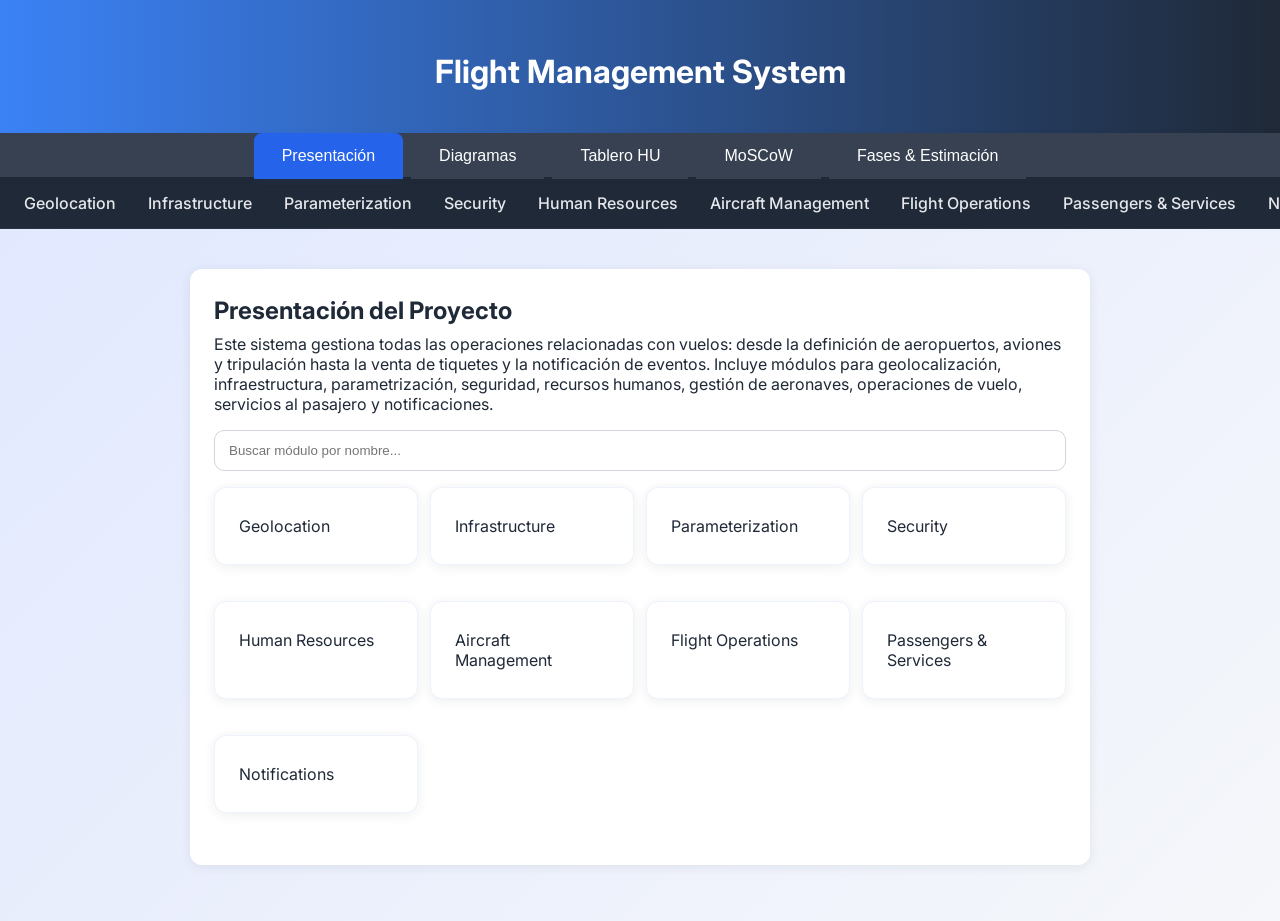
<file: answer_project (2)/answer_project/architecture/index.html>
<!DOCTYPE html>
<html lang="es">
<head>
  <meta charset="UTF-8">
  <meta name="viewport" content="width=device-width, initial-scale=1.0">
  <title>Flight Management System – Proyecto</title>
  <link rel="stylesheet" href="asset/css/estilos.css">
  <script>
    function openTab(evt, tabName, skipHash) {
      var i, sections, buttons;
      sections = document.querySelectorAll('section');
      for (i = 0; i < sections.length; i++) {
        sections[i].classList.remove('active');
      }
      buttons = document.querySelectorAll('nav[role="tablist"] button');
      for (i = 0; i < buttons.length; i++) {
        buttons[i].classList.remove('active');
        buttons[i].setAttribute('aria-selected', 'false');
      }
      var targetSection = document.getElementById(tabName);
      if (targetSection) targetSection.classList.add('active');
      if (evt && evt.currentTarget) {
        evt.currentTarget.classList.add('active');
        evt.currentTarget.setAttribute('aria-selected', 'true');
      }
      if (!skipHash) {
        try { location.hash = tabName; } catch (e) {}
      }
    }
    function openSubTab(elmnt, contentId) {
      var i, contents, buttons;
      contents = document.getElementsByClassName('subcontent');
      for (i = 0; i < contents.length; i++) {
        contents[i].classList.remove('active');
      }
      buttons = elmnt.parentElement.querySelectorAll('button');
      for (i = 0; i < buttons.length; i++) {
        buttons[i].classList.remove('active');
      }
      document.getElementById(contentId).classList.add('active');
      elmnt.classList.add('active');
    }

    document.addEventListener('DOMContentLoaded', function() {
      // Initialize tabs from hash
      var initial = (location.hash || '').replace('#','') || 'presentation';
      var initialBtn = document.querySelector("nav button[data-tab='"+initial+"']") || document.querySelector('nav button');
      if (initialBtn) {
        openTab({currentTarget: initialBtn}, initialBtn.getAttribute('data-tab') || 'presentation', true);
      }

      // Filter modules by search
      var search = document.getElementById('moduleSearch');
      if (search) {
        var items = Array.prototype.slice.call(document.querySelectorAll('.modules-grid a.card'));
        search.addEventListener('input', function(){
          var q = (search.value || '').toLowerCase().trim();
          items.forEach(function(el){
            var text = el.textContent.toLowerCase();
            el.style.display = text.indexOf(q) > -1 ? '' : 'none';
          });
        });
      }
    });
  </script>
</head>
<body>
<header>
  <h1>Flight Management System</h1>
</header>
<nav role="tablist" aria-label="Navegación de secciones">
  <button role="tab" aria-controls="presentation" aria-selected="true" class="active" data-tab="presentation" onclick="openTab(event, 'presentation')">Presentación</button>
  <button role="tab" aria-controls="diagrams" aria-selected="false" data-tab="diagrams" onclick="openTab(event, 'diagrams')">Diagramas</button>
  <button role="tab" aria-controls="hu" aria-selected="false" data-tab="hu" onclick="openTab(event, 'hu')">Tablero HU</button>
  <button role="tab" aria-controls="moscow" aria-selected="false" data-tab="moscow" onclick="openTab(event, 'moscow')">MoSCoW</button>
  <button role="tab" aria-controls="phases" aria-selected="false" data-tab="phases" onclick="openTab(event, 'phases')">Fases & Estimación</button>
</nav>
<div class="module-nav" aria-label="Módulos del sistema">
  <a href="geolocation/geolocation.html" class="nav-link">Geolocation</a>
  <a href="infrastructure/infrastructure.html" class="nav-link">Infrastructure</a>
  <a href="parameterization/parameterization.html" class="nav-link">Parameterization</a>
  <a href="security/security.html" class="nav-link">Security</a>
  <a href="human_resources/human_resources.html" class="nav-link">Human Resources</a>
  <a href="aircraft_management/aircraft_management.html" class="nav-link">Aircraft Management</a>
  <a href="flight_operations/flight_operations.html" class="nav-link">Flight Operations</a>
  <a href="passengers_services/passengers_services.html" class="nav-link">Passengers & Services</a>
  <a href="notifications/notifications.html" class="nav-link">Notifications</a>
</div>
<section id="presentation" class="active">
  <div class="card" style="margin-top: 8px;">
    <h2 style="margin-top:0">Presentación del Proyecto</h2>
    <p>Este sistema gestiona todas las operaciones relacionadas con vuelos: desde la definición de aeropuertos, aviones y tripulación hasta la venta de tiquetes y la notificación de eventos. Incluye módulos para geolocalización, infraestructura, parametrización, seguridad, recursos humanos, gestión de aeronaves, operaciones de vuelo, servicios al pasajero y notificaciones.</p>
    <div class="searchbar">
      <input id="moduleSearch" type="search" placeholder="Buscar módulo por nombre..." aria-label="Buscar módulo">
    </div>
    <div class="modules-grid">
      <a href='geolocation/geolocation.html' class="card">Geolocation</a>
      <a href='infrastructure/infrastructure.html' class="card">Infrastructure</a>
      <a href='parameterization/parameterization.html' class="card">Parameterization</a>
      <a href='security/security.html' class="card">Security</a>
      <a href='human_resources/human_resources.html' class="card">Human Resources</a>
      <a href='aircraft_management/aircraft_management.html' class="card">Aircraft Management</a>
      <a href='flight_operations/flight_operations.html' class="card">Flight Operations</a>
      <a href='passengers_services/passengers_services.html' class="card">Passengers & Services</a>
      <a href='notifications/notifications.html' class="card">Notifications</a>
    </div>
  </div>
</section>
<section id="diagrams">
  <h2>Diagramas</h2>
  <div class="subtabs">
    <button class='active' onclick="openSubTab(this,'diagram-content-0')">Package Diagram</button><button class='' onclick="openSubTab(this,'diagram-content-1')">Class Diagram</button><button class='' onclick="openSubTab(this,'diagram-content-2')">Sequence Diagram</button><button class='' onclick="openSubTab(this,'diagram-content-3')">Deployment Diagram</button><button class='' onclick="openSubTab(this,'diagram-content-4')">Use Case Diagram</button>
  </div>
  
    <div id="diagram-content-0" class="subcontent active">
      <h3>Package Diagram</h3>
      <img src="asset/doc/proyecto/packeage/Packeage.png" alt="Package Diagram" style="max-width:100%;height:auto; border:1px solid #e5e7eb;">
      <h4>PlantUML Source</h4>
      <pre><code>@startuml
title Flight Management System – Package Diagram

package &quot;Geolocation&quot; {
  class continent
  class country
  class state
  class city
}

package &quot;Infrastructure&quot; {
  class airport
  class terminal
  class boarding_gate
}

package &quot;Parameterization&quot; {
  class document_type
  class flight_type
  class aircraft_type
  class crew_role
  class ticket_class
}

package &quot;Security&quot; {
  class role
  class module
  class form
  class form_module
  class role_form
  class person
  class user_account
}

package &quot;Human Resources&quot; {
  class employee
}

package &quot;Aircraft Management&quot; {
  class aircraft
}

package &quot;Flight Operations&quot; {
  class flight
  class crew_assignment
  class ticket
  class baggage
}

package &quot;Passengers &amp; Services&quot; {
  class passenger
}

package &quot;Notifications&quot; {
  class message_template
  class notification
}

@enduml
</code></pre>
    </div>
    
    <div id="diagram-content-1" class="subcontent ">
      <h3>Class Diagram</h3>
      <img src="asset/doc/proyecto/class/class.png" alt="Class Diagram" style="max-width:100%;height:auto; border:1px solid #e5e7eb;">
      <h4>PlantUML Source</h4>
      <pre><code>@startuml
title Flight Management System – Class Diagram (IDs only)

class continent {
  + id
}

class country {
  + id
  + continent_id
}

class state {
  + id
  + country_id
}

class city {
  + id
  + state_id
}

class site {
  + id
  + city_id
}

class airport {
  + id
  + city_id
}

class terminal {
  + id
  + airport_id
}

class boarding_gate {
  + id
  + terminal_id
}

class document_type {
  + id
}

class flight_type {
  + id
}

class aircraft_type {
  + id
}

class crew_role {
  + id
}

class ticket_class {
  + id
}

class role {
  + id
}

class module {
  + id
}

class form {
  + id
}

class form_module {
  + id
  + form_id
  + module_id
}

class role_form {
  + id
  + role_id
  + form_id
}

class person {
  + id
  + document_type_id
  + city_id
}

class user_account {
  + id
  + person_id
  + role_id
}

class employee {
  + id
  + person_id
  + crew_role_id
}

class aircraft {
  + id
  + aircraft_type_id
}

class flight {
  + id
  + flight_type_id
  + origin_boarding_gate_id
  + destination_boarding_gate_id
  + aircraft_id
}

class crew_assignment {
  + id
  + flight_id
  + employee_id
  + crew_role_id
}

class passenger {
  + id
  + person_id
}

class ticket {
  + id
  + flight_id
  + passenger_id
  + ticket_class_id
}

class baggage {
  + id
  + ticket_id
}

class message_template {
  + id
}

class notification {
  + id
  + person_id
}

&#x27; --- RELATIONSHIPS ---

continent &quot;1&quot; *-- &quot;many&quot; country
country &quot;1&quot; *-- &quot;many&quot; state
state &quot;1&quot; *-- &quot;many&quot; city
city &quot;1&quot; *-- &quot;many&quot; airport
airport &quot;1&quot; *-- &quot;many&quot; terminal
terminal &quot;1&quot; *-- &quot;many&quot; boarding_gate

person &quot;1&quot; o-- &quot;many&quot; user_account
person &quot;1&quot; o-- &quot;many&quot; passenger
person &quot;1&quot; o-- &quot;many&quot; employee

employee &quot;1&quot; o-- &quot;many&quot; crew_assignment
flight &quot;1&quot; o-- &quot;many&quot; crew_assignment

flight &quot;1&quot; o-- &quot;many&quot; ticket
ticket &quot;1&quot; *-- &quot;many&quot; baggage

role &quot;1&quot; o-- &quot;many&quot; role_form
form &quot;1&quot; o-- &quot;many&quot; form_module
module &quot;1&quot; o-- &quot;many&quot; form_module

notification &quot;many&quot; --&gt; &quot;1&quot; person
@enduml
</code></pre>
    </div>
    
    <div id="diagram-content-2" class="subcontent ">
      <h3>Sequence Diagram</h3>
      <img src="asset/doc/proyecto/secuence/Secuence.png" alt="Sequence Diagram" style="max-width:100%;height:auto; border:1px solid #e5e7eb;">
      <h4>PlantUML Source</h4>
      <pre><code>@startuml
title Flight Booking – Sequence Diagram

actor Passenger
participant &quot;Security\n(Person)&quot; as Person
participant &quot;Flight Operations\n(Flight)&quot; as Flight
participant &quot;Flight Operations\n(Ticket)&quot; as Ticket
participant &quot;Flight Operations\n(Baggage)&quot; as Baggage
participant &quot;Notifications\n(Notification)&quot; as Notification

Passenger -&gt; Person : Provide personal data
Person --&gt; Passenger : Validate identity

Passenger -&gt; Flight : Search available flight
Flight --&gt; Passenger : Return flight details

Passenger -&gt; Ticket : Request booking
Ticket -&gt; Flight : Verify availability
Flight --&gt; Ticket : Availability confirmed
Ticket --&gt; Passenger : Ticket created

Passenger -&gt; Baggage : Register baggage (optional)
Baggage --&gt; Passenger : Baggage confirmed

Ticket -&gt; Notification : Send booking confirmation
Notification --&gt; Passenger : Confirmation message delivered

@enduml
</code></pre>
    </div>
    
    <div id="diagram-content-3" class="subcontent ">
      <h3>Deployment Diagram</h3>
      <img src="asset/doc/proyecto/deploy/deploy.png" alt="Deployment Diagram" style="max-width:100%;height:auto; border:1px solid #e5e7eb;">
      <h4>PlantUML Source</h4>
      <pre><code>@startuml
title Flight Management System – Deployment Diagram

node &quot;AWS Cloud&quot; {
  
  node &quot;Container Cluster&quot; {
    
    node &quot;Frontend Container&quot; {
      component &quot;Web App\nReact&quot; as Web
      component &quot;Mobile App\nIonic React&quot; as Mobile
    }
    
    node &quot;Backend Container&quot; {
      component &quot;Spring Boot\nAPI&quot; as API
    }
    
    node &quot;Database Container&quot; {
      database &quot;PostgreSQL&quot; as DB
    }
    
    API --&gt; DB : JDBC
    Web --&gt; API : REST/HTTPS
    Mobile --&gt; API : REST/HTTPS
  }
  
  node &quot;CI/CD Pipeline&quot; {
    component &quot;Jenkins&quot; as Jenkins
    component &quot;GitHub Repo\nBranches: develop, qa, main&quot; as GitHub
    GitHub --&gt; Jenkins : Webhook/Clone
    Jenkins --&gt; &quot;Container Cluster&quot; : Build &amp; Deploy
  }
}

@enduml
</code></pre>
    </div>
    
    <div id="diagram-content-4" class="subcontent ">
      <h3>Use Case Diagram</h3>
      <img src="asset/doc/proyecto/use_case/use_case.png" alt="Use Case Diagram" style="max-width:100%;height:auto; border:1px solid #e5e7eb;">
      <h4>PlantUML Source</h4>
      <pre><code>
@startuml
left to right direction
skinparam packageStyle rectangle
skinparam usecase {
  BackgroundColor White
  BorderColor #1f2937
  ArrowColor #4b5563
}
skinparam ActorStyle awesome

title Flight Management System – Use Case Diagram

actor &quot;Passenger&quot; as Passenger
actor &quot;Employee&quot; as Employee
actor &quot;Admin&quot; as Admin
actor &quot;Notification Service&quot; as Notifier

package &quot;Passengers &amp; Services&quot; {
  (Search Flight) as UC_Search
  (Select Flight) as UC_Select
  (Book Flight) as UC_Book
  (Payment) as UC_Payment
  (Check-in) as UC_Checkin
  (Baggage Registration) as UC_Baggage
}

package &quot;Flight Operations&quot; {
  (Schedule Flight) as UC_Schedule
  (Assign Crew) as UC_Assign
  (Validate Employee) as UC_Validate
}

package &quot;Security &amp; HR&quot; {
  (Login) as UC_Login
  (Manage Roles) as UC_Roles
  (Manage User Accounts) as UC_Users
  (Manage Employees) as UC_Employees
}

package &quot;Notifications&quot; {
  (Send Notification) as UC_Notify
  (Flight Delay Alert) as UC_Alert
}

&#x27; Relaciones de actores
Passenger --&gt; UC_Search
Passenger --&gt; UC_Book
Passenger --&gt; UC_Checkin

Employee --&gt; UC_Assign
Employee --&gt; UC_Validate

Admin --&gt; UC_Login
Admin --&gt; UC_Roles
Admin --&gt; UC_Users
Admin --&gt; UC_Employees
Admin --&gt; UC_Schedule

Notifier --&gt; UC_Notify

&#x27; Includes (reutilización)
UC_Book ..&gt; UC_Select : &lt;&lt;include&gt;&gt;
UC_Book ..&gt; UC_Payment : &lt;&lt;include&gt;&gt;
UC_Assign ..&gt; UC_Validate : &lt;&lt;include&gt;&gt;

&#x27; Extends (comportamiento opcional/condicional)
UC_Checkin ..&gt; UC_Baggage : &lt;&lt;extend&gt;&gt;
UC_Notify ..&gt; UC_Alert : &lt;&lt;extend&gt;&gt;

legend right
  == Leyenda ==
  &lt;&lt;include&gt;&gt;: Reutiliza funcionalidad común
  &lt;&lt;extend&gt;&gt;: Flujo opcional/condicional
endlegend
@enduml
</code></pre>
    </div>
    
</section>
<section id="hu">
  <h2>Tablero de Historias de Usuario (HU)</h2>
  
    <details>
      <summary>Geolocation</summary>
      <div>
        <ul>
          <li>Como Administrador quiero gestionar continentes para administrar ubicaciones globales.</li><li>Como Administrador quiero asignar estados a países para organizar la información geográfica.</li><li>Como Administrador quiero agregar ciudades a estados para ubicar los aeropuertos correctamente.</li>
        </ul>
      </div>
    </details>
    
    <details>
      <summary>Infrastructure</summary>
      <div>
        <ul>
          <li>Como Administrador quiero registrar aeropuertos para controlar puntos de origen y destino.</li><li>Como Administrador quiero definir terminales en cada aeropuerto para organizar embarque y desembarque.</li><li>Como Administrador quiero definir puertas de embarque para programar los vuelos de manera ordenada.</li>
        </ul>
      </div>
    </details>
    
    <details>
      <summary>Parameterization</summary>
      <div>
        <ul>
          <li>Como Administrador quiero configurar tipos de documentos para capturar correctamente la documentación de las personas.</li><li>Como Administrador quiero administrar tipos de vuelos para clasificar los vuelos nacionales e internacionales.</li><li>Como Administrador quiero definir tipos de aeronaves para facilitar la gestión de la flota de aeronaves.</li><li>Como Administrador quiero definir roles de tripulación para asignar responsabilidades claramente.</li><li>Como Administrador quiero definir clases de tiquetes para ofrecer diferentes categorías de asientos.</li>
        </ul>
      </div>
    </details>
    
    <details>
      <summary>Security</summary>
      <div>
        <ul>
          <li>Como Administrador quiero administrar roles y permisos de usuarios para controlar el acceso al sistema.</li><li>Como Administrador quiero registrar usuarios asociados a personas y roles para permitir el inicio de sesión de usuarios.</li><li>Como Usuario quiero iniciar sesión en el sistema para acceder a funcionalidades según su rol.</li>
        </ul>
      </div>
    </details>
    
    <details>
      <summary>Human Resources</summary>
      <div>
        <ul>
          <li>Como Administrador quiero registrar empleados con sus datos y roles para gestionar tripulación y staff.</li><li>Como Administrador quiero consultar información de empleados para asignar tripulaciones eficientemente.</li>
        </ul>
      </div>
    </details>
    
    <details>
      <summary>Aircraft Management</summary>
      <div>
        <ul>
          <li>Como Administrador quiero registrar aeronaves con sus tipos y horas de uso para controlar la flota.</li><li>Como Administrador quiero consultar la disponibilidad de aeronaves para planificar vuelos correctamente.</li>
        </ul>
      </div>
    </details>
    
    <details>
      <summary>Flight Operations</summary>
      <div>
        <ul>
          <li>Como Coordinador quiero programar vuelos con horarios, origen, destino y aeronave para cumplir con la programación de operaciones.</li><li>Como Coordinador quiero asignar tripulación a un vuelo para garantizar que el vuelo esté atendido.</li><li>Como Pasajero quiero comprar un ticket para reservar su asiento en un vuelo.</li><li>Como Pasajero quiero registrar su equipaje para asociar su equipaje con su ticket.</li>
        </ul>
      </div>
    </details>
    
    <details>
      <summary>Passengers & Services</summary>
      <div>
        <ul>
          <li>Como Pasajero quiero registrarse como cliente del sistema para comprar tickets y gestionar sus viajes.</li><li>Como Pasajero quiero acumular puntos de viajero frecuente para obtener beneficios y recompensas.</li>
        </ul>
      </div>
    </details>
    
    <details>
      <summary>Notifications</summary>
      <div>
        <ul>
          <li>Como Administrador quiero crear plantillas de mensajes para notificar eventos de manera uniforme.</li><li>Como Sistema quiero enviar notificaciones de confirmación de ticket para mantener informados a los pasajeros.</li><li>Como Sistema quiero enviar alertas de retraso de vuelo para informar oportunamente a pasajeros y tripulación.</li>
        </ul>
      </div>
    </details>
    
</section>
<section id="moscow">
  <h2>Priorización MoSCoW</h2>
  <h3>Must</h3><ul><li>Como Administrador quiero registrar aeropuertos para controlar puntos de origen y destino.</li><li>Como Administrador quiero definir terminales en cada aeropuerto para organizar embarque y desembarque.</li><li>Como Administrador quiero definir puertas de embarque para programar los vuelos de manera ordenada.</li><li>Como Administrador quiero administrar roles y permisos de usuarios para controlar el acceso al sistema.</li><li>Como Administrador quiero registrar usuarios asociados a personas y roles para permitir el inicio de sesión de usuarios.</li><li>Como Usuario quiero iniciar sesión en el sistema para acceder a funcionalidades según su rol.</li><li>Como Administrador quiero registrar aeronaves con sus tipos y horas de uso para controlar la flota.</li><li>Como Administrador quiero consultar la disponibilidad de aeronaves para planificar vuelos correctamente.</li><li>Como Coordinador quiero programar vuelos con horarios, origen, destino y aeronave para cumplir con la programación de operaciones.</li><li>Como Coordinador quiero asignar tripulación a un vuelo para garantizar que el vuelo esté atendido.</li><li>Como Pasajero quiero comprar un ticket para reservar su asiento en un vuelo.</li><li>Como Pasajero quiero registrar su equipaje para asociar su equipaje con su ticket.</li></ul><h3>Should</h3><ul><li>Como Administrador quiero gestionar continentes para administrar ubicaciones globales.</li><li>Como Administrador quiero asignar estados a países para organizar la información geográfica.</li><li>Como Administrador quiero agregar ciudades a estados para ubicar los aeropuertos correctamente.</li><li>Como Administrador quiero configurar tipos de documentos para capturar correctamente la documentación de las personas.</li><li>Como Administrador quiero administrar tipos de vuelos para clasificar los vuelos nacionales e internacionales.</li><li>Como Administrador quiero definir tipos de aeronaves para facilitar la gestión de la flota de aeronaves.</li><li>Como Administrador quiero definir roles de tripulación para asignar responsabilidades claramente.</li><li>Como Administrador quiero definir clases de tiquetes para ofrecer diferentes categorías de asientos.</li><li>Como Administrador quiero registrar empleados con sus datos y roles para gestionar tripulación y staff.</li><li>Como Administrador quiero consultar información de empleados para asignar tripulaciones eficientemente.</li></ul><h3>Could</h3><ul><li>Como Pasajero quiero registrarse como cliente del sistema para comprar tickets y gestionar sus viajes.</li><li>Como Pasajero quiero acumular puntos de viajero frecuente para obtener beneficios y recompensas.</li><li>Como Administrador quiero crear plantillas de mensajes para notificar eventos de manera uniforme.</li><li>Como Sistema quiero enviar notificaciones de confirmación de ticket para mantener informados a los pasajeros.</li><li>Como Sistema quiero enviar alertas de retraso de vuelo para informar oportunamente a pasajeros y tripulación.</li></ul><h3>Wont</h3><ul></ul>
</section>
<section id="phases">
  <h2>Fases y Estimación</h2>
  <table class="phase-table">
    <thead><tr><th>Fase</th><th>Historias de Usuario</th><th>Estimación (hrs)</th><th>Avance (%)</th></tr></thead>
    <tbody>
    <tr><td>Phase 1</td><td><ul><li>Como Administrador quiero registrar aeropuertos para controlar puntos de origen y destino.</li><li>Como Administrador quiero definir terminales en cada aeropuerto para organizar embarque y desembarque.</li><li>Como Administrador quiero definir puertas de embarque para programar los vuelos de manera ordenada.</li><li>Como Administrador quiero administrar roles y permisos de usuarios para controlar el acceso al sistema.</li><li>Como Administrador quiero registrar usuarios asociados a personas y roles para permitir el inicio de sesión de usuarios.</li><li>Como Usuario quiero iniciar sesión en el sistema para acceder a funcionalidades según su rol.</li><li>Como Administrador quiero registrar aeronaves con sus tipos y horas de uso para controlar la flota.</li><li>Como Administrador quiero consultar la disponibilidad de aeronaves para planificar vuelos correctamente.</li><li>Como Coordinador quiero programar vuelos con horarios, origen, destino y aeronave para cumplir con la programación de operaciones.</li><li>Como Coordinador quiero asignar tripulación a un vuelo para garantizar que el vuelo esté atendido.</li><li>Como Pasajero quiero comprar un ticket para reservar su asiento en un vuelo.</li><li>Como Pasajero quiero registrar su equipaje para asociar su equipaje con su ticket.</li></ul></td><td></td><td></td></tr><tr><td>Phase 2</td><td><ul><li>Como Administrador quiero gestionar continentes para administrar ubicaciones globales.</li><li>Como Administrador quiero asignar estados a países para organizar la información geográfica.</li><li>Como Administrador quiero agregar ciudades a estados para ubicar los aeropuertos correctamente.</li><li>Como Administrador quiero configurar tipos de documentos para capturar correctamente la documentación de las personas.</li><li>Como Administrador quiero administrar tipos de vuelos para clasificar los vuelos nacionales e internacionales.</li><li>Como Administrador quiero definir tipos de aeronaves para facilitar la gestión de la flota de aeronaves.</li><li>Como Administrador quiero definir roles de tripulación para asignar responsabilidades claramente.</li><li>Como Administrador quiero definir clases de tiquetes para ofrecer diferentes categorías de asientos.</li><li>Como Administrador quiero registrar empleados con sus datos y roles para gestionar tripulación y staff.</li><li>Como Administrador quiero consultar información de empleados para asignar tripulaciones eficientemente.</li></ul></td><td></td><td></td></tr><tr><td>Phase 3</td><td><ul><li>Como Pasajero quiero registrarse como cliente del sistema para comprar tickets y gestionar sus viajes.</li><li>Como Pasajero quiero acumular puntos de viajero frecuente para obtener beneficios y recompensas.</li><li>Como Administrador quiero crear plantillas de mensajes para notificar eventos de manera uniforme.</li><li>Como Sistema quiero enviar notificaciones de confirmación de ticket para mantener informados a los pasajeros.</li><li>Como Sistema quiero enviar alertas de retraso de vuelo para informar oportunamente a pasajeros y tripulación.</li></ul></td><td></td><td></td></tr>
    </tbody>
  </table>
</section>
</body>
</html>
</file>
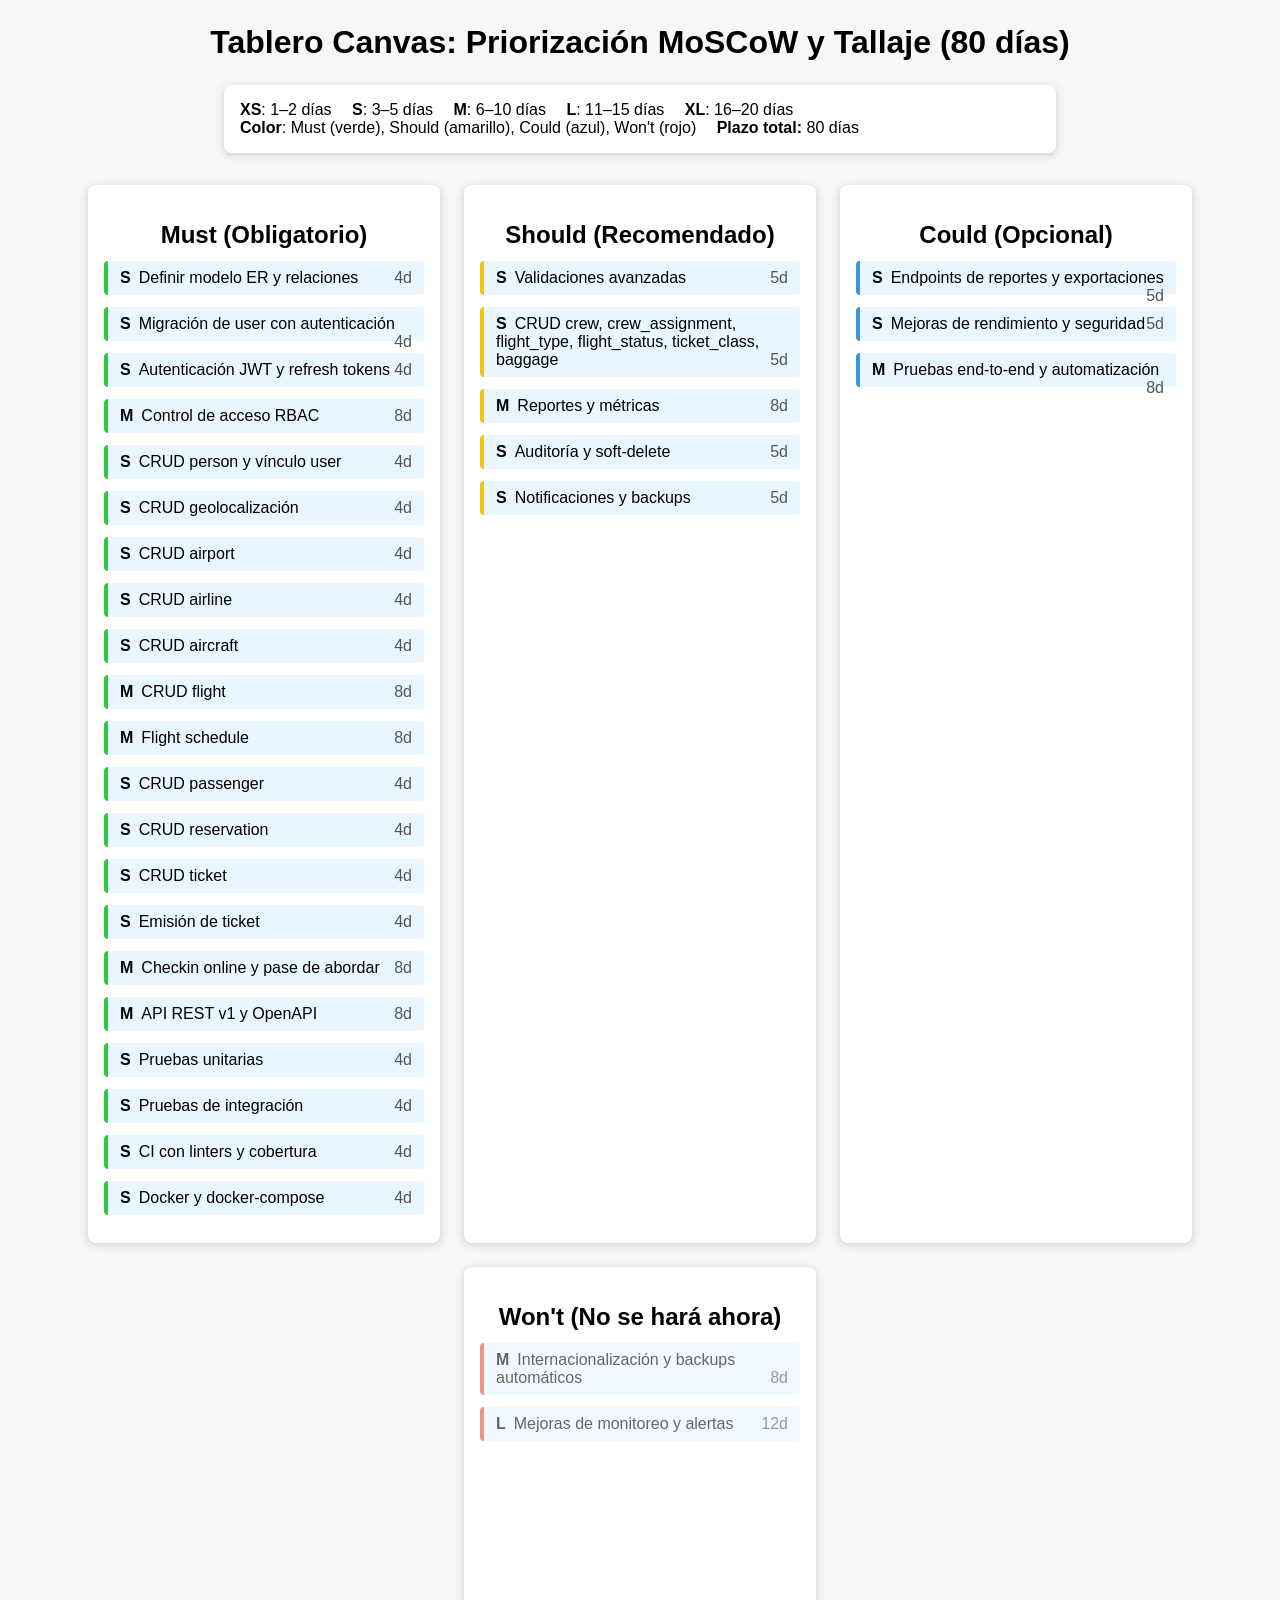
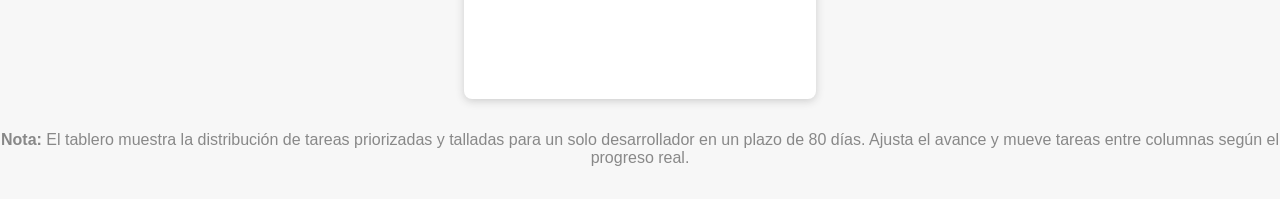
<file: 05-session/Segunda ronda/tablerocanvas.html>
<!DOCTYPE html>
<html lang="es">
<head>
    <meta charset="UTF-8">
    <title>Tablero Canvas - Priorización MoSCoW y Tallaje</title>
    <style>
        body { font-family: Arial, sans-serif; background: #f7f7f7; margin: 0; padding: 0; }
        h1 { text-align: center; margin-top: 24px; }
        .tablero { display: flex; flex-wrap: wrap; justify-content: center; gap: 24px; margin: 32px 0; }
        .columna { background: #fff; border-radius: 8px; box-shadow: 0 2px 8px #ccc; padding: 16px; width: 320px; min-height: 400px; }
        .columna h2 { text-align: center; margin-bottom: 12px; }
        .tarea { background: #e9f5ff; border-left: 4px solid #0077c2; margin-bottom: 12px; padding: 8px 12px; border-radius: 4px; }
        .tarea.must { border-color: #2ecc40; }
        .tarea.should { border-color: #f1c40f; }
        .tarea.could { border-color: #3498db; }
        .tarea.wont { border-color: #e74c3c; opacity: 0.6; }
        .talla { font-weight: bold; margin-right: 8px; }
        .dias { float: right; color: #555; }
        .leyenda { margin: 24px auto; max-width: 800px; background: #fff; border-radius: 8px; box-shadow: 0 2px 8px #ccc; padding: 16px; }
        .leyenda span { display: inline-block; margin-right: 16px; }
    </style>
</head>
<body>
    <h1>Tablero Canvas: Priorización MoSCoW y Tallaje (80 días)</h1>
    <div class="leyenda">
        <span><b>XS</b>: 1–2 días</span>
        <span><b>S</b>: 3–5 días</span>
        <span><b>M</b>: 6–10 días</span>
        <span><b>L</b>: 11–15 días</span>
        <span><b>XL</b>: 16–20 días</span>
        <span><b>Color</b>: Must (verde), Should (amarillo), Could (azul), Won't (rojo)</span>
        <span><b>Plazo total:</b> 80 días</span>
    </div>
    <div class="tablero">
        <div class="columna">
            <h2>Must (Obligatorio)</h2>
            <div class="tarea must"><span class="talla">S</span>Definir modelo ER y relaciones <span class="dias">4d</span></div>
            <div class="tarea must"><span class="talla">S</span>Migración de user con autenticación <span class="dias">4d</span></div>
            <div class="tarea must"><span class="talla">S</span>Autenticación JWT y refresh tokens <span class="dias">4d</span></div>
            <div class="tarea must"><span class="talla">M</span>Control de acceso RBAC <span class="dias">8d</span></div>
            <div class="tarea must"><span class="talla">S</span>CRUD person y vínculo user <span class="dias">4d</span></div>
            <div class="tarea must"><span class="talla">S</span>CRUD geolocalización <span class="dias">4d</span></div>
            <div class="tarea must"><span class="talla">S</span>CRUD airport <span class="dias">4d</span></div>
            <div class="tarea must"><span class="talla">S</span>CRUD airline <span class="dias">4d</span></div>
            <div class="tarea must"><span class="talla">S</span>CRUD aircraft <span class="dias">4d</span></div>
            <div class="tarea must"><span class="talla">M</span>CRUD flight <span class="dias">8d</span></div>
            <div class="tarea must"><span class="talla">M</span>Flight schedule <span class="dias">8d</span></div>
            <div class="tarea must"><span class="talla">S</span>CRUD passenger <span class="dias">4d</span></div>
            <div class="tarea must"><span class="talla">S</span>CRUD reservation <span class="dias">4d</span></div>
            <div class="tarea must"><span class="talla">S</span>CRUD ticket <span class="dias">4d</span></div>
            <div class="tarea must"><span class="talla">S</span>Emisión de ticket <span class="dias">4d</span></div>
            <div class="tarea must"><span class="talla">M</span>Checkin online y pase de abordar <span class="dias">8d</span></div>
            <div class="tarea must"><span class="talla">M</span>API REST v1 y OpenAPI <span class="dias">8d</span></div>
            <div class="tarea must"><span class="talla">S</span>Pruebas unitarias <span class="dias">4d</span></div>
            <div class="tarea must"><span class="talla">S</span>Pruebas de integración <span class="dias">4d</span></div>
            <div class="tarea must"><span class="talla">S</span>CI con linters y cobertura <span class="dias">4d</span></div>
            <div class="tarea must"><span class="talla">S</span>Docker y docker-compose <span class="dias">4d</span></div>
        </div>
        <div class="columna">
            <h2>Should (Recomendado)</h2>
            <div class="tarea should"><span class="talla">S</span>Validaciones avanzadas <span class="dias">5d</span></div>
            <div class="tarea should"><span class="talla">S</span>CRUD crew, crew_assignment, flight_type, flight_status, ticket_class, baggage <span class="dias">5d</span></div>
            <div class="tarea should"><span class="talla">M</span>Reportes y métricas <span class="dias">8d</span></div>
            <div class="tarea should"><span class="talla">S</span>Auditoría y soft-delete <span class="dias">5d</span></div>
            <div class="tarea should"><span class="talla">S</span>Notificaciones y backups <span class="dias">5d</span></div>
        </div>
        <div class="columna">
            <h2>Could (Opcional)</h2>
            <div class="tarea could"><span class="talla">S</span>Endpoints de reportes y exportaciones <span class="dias">5d</span></div>
            <div class="tarea could"><span class="talla">S</span>Mejoras de rendimiento y seguridad <span class="dias">5d</span></div>
            <div class="tarea could"><span class="talla">M</span>Pruebas end-to-end y automatización <span class="dias">8d</span></div>
        </div>
        <div class="columna">
            <h2>Won't (No se hará ahora)</h2>
            <div class="tarea wont"><span class="talla">M</span>Internacionalización y backups automáticos <span class="dias">8d</span></div>
            <div class="tarea wont"><span class="talla">L</span>Mejoras de monitoreo y alertas <span class="dias">12d</span></div>
        </div>
    </div>
    <div style="text-align:center; margin: 32px 0; color: #888;">
        <b>Nota:</b> El tablero muestra la distribución de tareas priorizadas y talladas para un solo desarrollador en un plazo de 80 días. Ajusta el avance y mueve tareas entre columnas según el progreso real.
    </div>
</body>
</html>
</file>
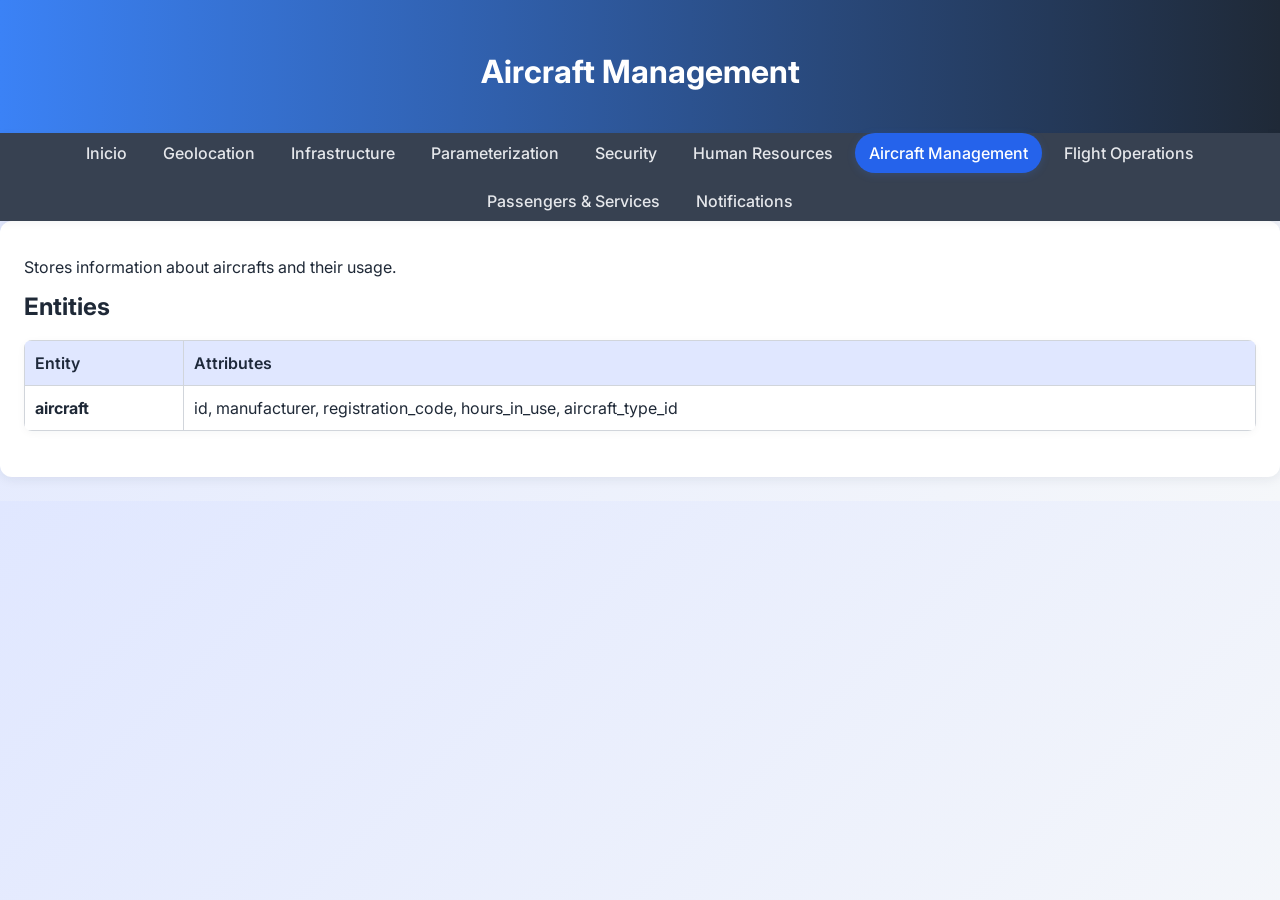
<file: answer_project (2)/answer_project/architecture/aircraft_management/aircraft_management.html>
<!DOCTYPE html>
<html lang="es">
<head>
  <meta charset="UTF-8">
  <meta name="viewport" content="width=device-width, initial-scale=1.0">
  <title>Aircraft Management – Flight Management System</title>
  <link rel="stylesheet" href="../asset/css/estilos.css">
</head>
<body>
<header>
  <h1>Aircraft Management</h1>
</header>
<nav>
  <a href="../index.html" class="nav-link">Inicio</a>
  <a href="../geolocation/geolocation.html" class="nav-link">Geolocation</a>
  <a href="../infrastructure/infrastructure.html" class="nav-link">Infrastructure</a>
  <a href="../parameterization/parameterization.html" class="nav-link">Parameterization</a>
  <a href="../security/security.html" class="nav-link">Security</a>
  <a href="../human_resources/human_resources.html" class="nav-link">Human Resources</a>
  <a href="aircraft_management.html" class="nav-link active">Aircraft Management</a>
  <a href="../flight_operations/flight_operations.html" class="nav-link">Flight Operations</a>
  <a href="../passengers_services/passengers_services.html" class="nav-link">Passengers & Services</a>
  <a href="../notifications/notifications.html" class="nav-link">Notifications</a>
</nav>
<main>
  <div class="card">
    <p>Stores information about aircrafts and their usage.</p>
    <h2>Entities</h2>
    <table>
      <thead><tr><th>Entity</th><th>Attributes</th></tr></thead>
      <tbody>
      <tr><td><strong>aircraft</strong></td><td>id, manufacturer, registration_code, hours_in_use, aircraft_type_id</td></tr>
      </tbody>
    </table>
  </div>
</main>
</body>
</html>
</file>
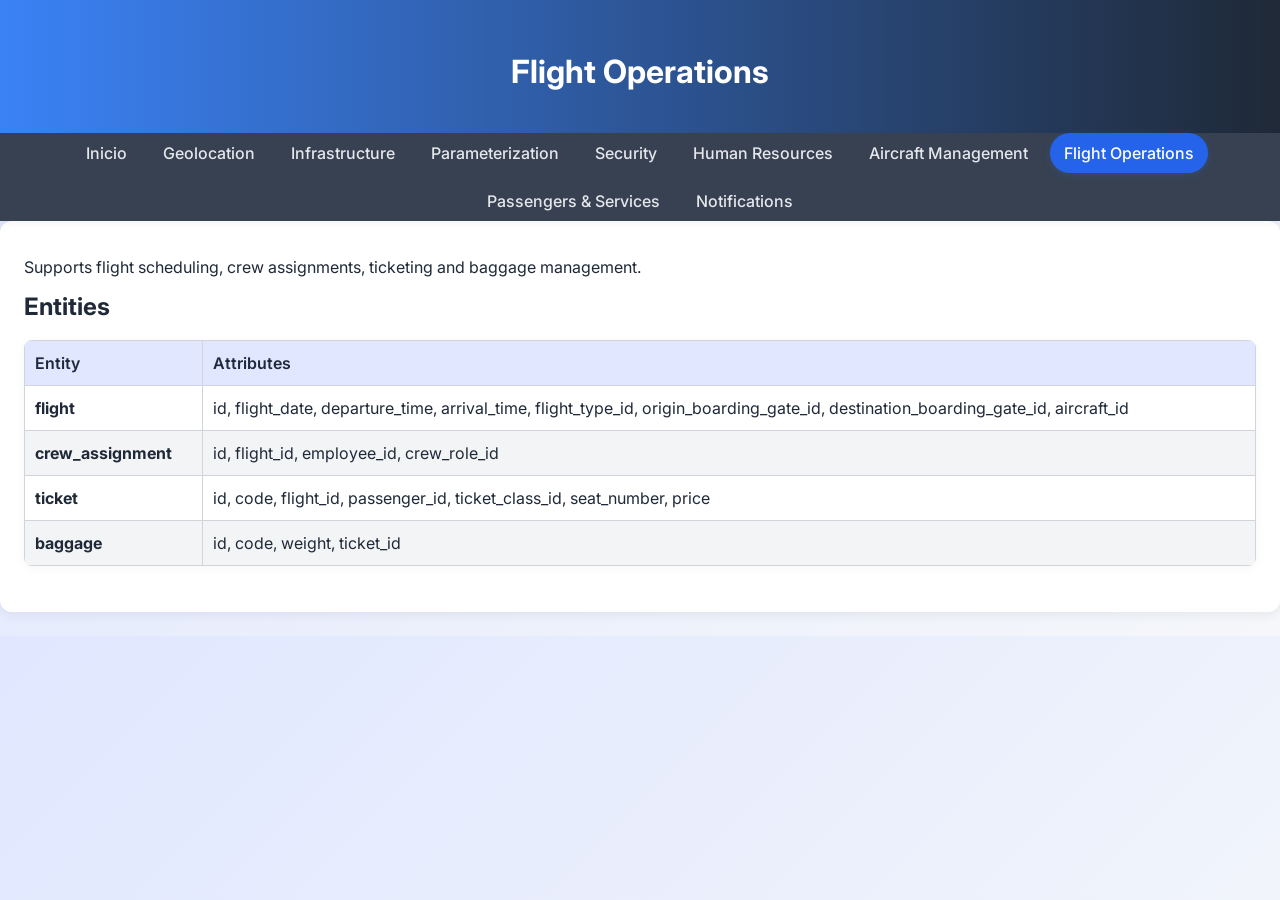
<file: answer_project (2)/answer_project/architecture/flight_operations/flight_operations.html>
<!DOCTYPE html>
<html lang="es">
<head>
  <meta charset="UTF-8">
  <meta name="viewport" content="width=device-width, initial-scale=1.0">
  <title>Flight Operations – Flight Management System</title>
  <link rel="stylesheet" href="../asset/css/estilos.css">
</head>
<body>
<header>
  <h1>Flight Operations</h1>
</header>
<nav>
  <a href="../index.html" class="nav-link">Inicio</a>
  <a href="../geolocation/geolocation.html" class="nav-link">Geolocation</a>
  <a href="../infrastructure/infrastructure.html" class="nav-link">Infrastructure</a>
  <a href="../parameterization/parameterization.html" class="nav-link">Parameterization</a>
  <a href="../security/security.html" class="nav-link">Security</a>
  <a href="../human_resources/human_resources.html" class="nav-link">Human Resources</a>
  <a href="../aircraft_management/aircraft_management.html" class="nav-link">Aircraft Management</a>
  <a href="flight_operations.html" class="nav-link active">Flight Operations</a>
  <a href="../passengers_services/passengers_services.html" class="nav-link">Passengers & Services</a>
  <a href="../notifications/notifications.html" class="nav-link">Notifications</a>
</nav>
<main>
  <div class="card">
    <p>Supports flight scheduling, crew assignments, ticketing and baggage management.</p>
    <h2>Entities</h2>
    <table>
      <thead><tr><th>Entity</th><th>Attributes</th></tr></thead>
      <tbody>
      <tr><td><strong>flight</strong></td><td>id, flight_date, departure_time, arrival_time, flight_type_id, origin_boarding_gate_id, destination_boarding_gate_id, aircraft_id</td></tr>
      <tr><td><strong>crew_assignment</strong></td><td>id, flight_id, employee_id, crew_role_id</td></tr>
      <tr><td><strong>ticket</strong></td><td>id, code, flight_id, passenger_id, ticket_class_id, seat_number, price</td></tr>
      <tr><td><strong>baggage</strong></td><td>id, code, weight, ticket_id</td></tr>
      </tbody>
    </table>
  </div>
</main>
</body>
</html>
</file>
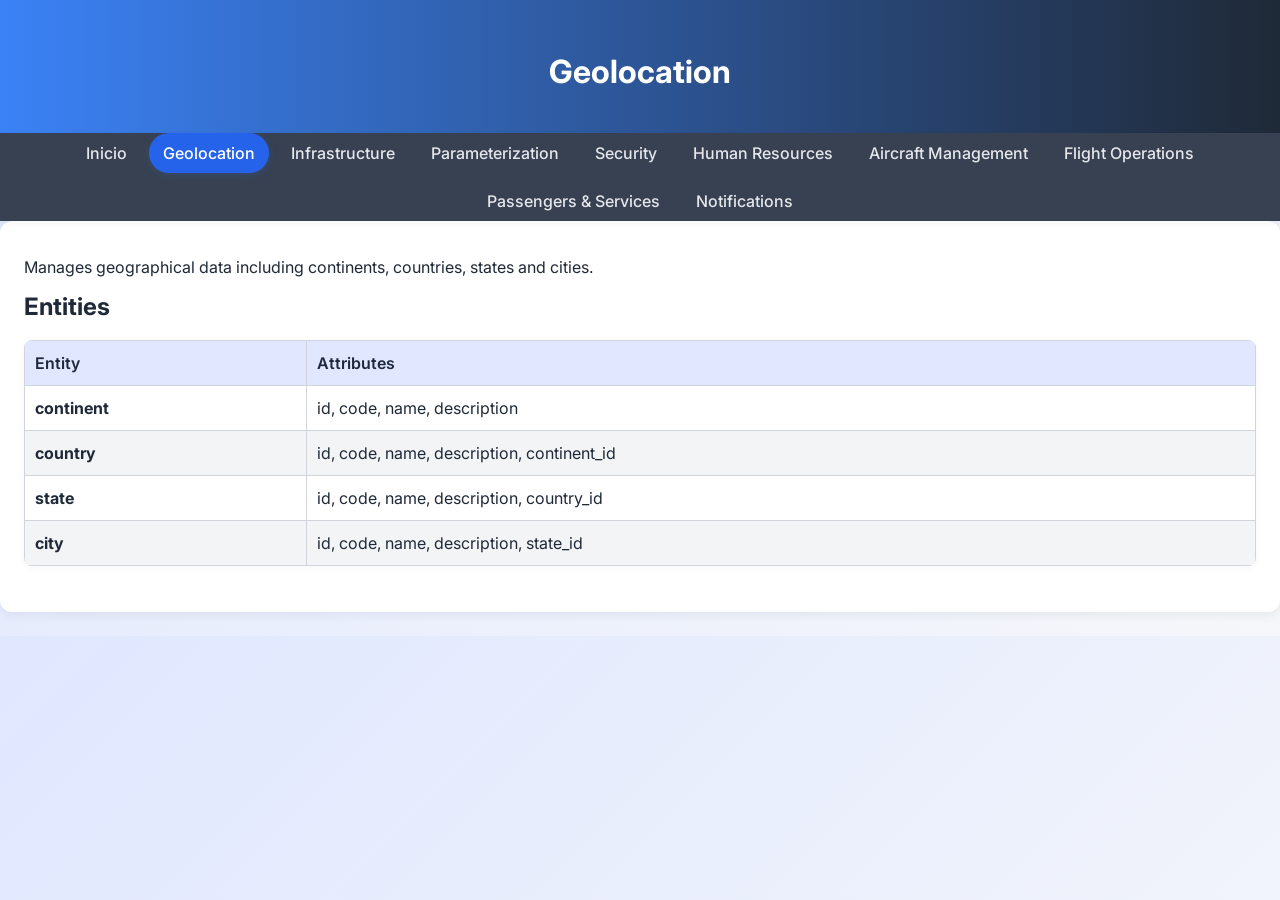
<file: answer_project (2)/answer_project/architecture/geolocation/geolocation.html>
<!DOCTYPE html>
<html lang="es">
<head>
  <meta charset="UTF-8">
  <meta name="viewport" content="width=device-width, initial-scale=1.0">
  <title>Geolocation – Flight Management System</title>
  <link rel="stylesheet" href="../asset/css/estilos.css">
</head>
<body>
<header>
  <h1>Geolocation</h1>
</header>
<nav>
  <a href="../index.html" class="nav-link">Inicio</a>
  <a href="geolocation.html" class="nav-link active">Geolocation</a>
  <a href="../infrastructure/infrastructure.html" class="nav-link">Infrastructure</a>
  <a href="../parameterization/parameterization.html" class="nav-link">Parameterization</a>
  <a href="../security/security.html" class="nav-link">Security</a>
  <a href="../human_resources/human_resources.html" class="nav-link">Human Resources</a>
  <a href="../aircraft_management/aircraft_management.html" class="nav-link">Aircraft Management</a>
  <a href="../flight_operations/flight_operations.html" class="nav-link">Flight Operations</a>
  <a href="../passengers_services/passengers_services.html" class="nav-link">Passengers & Services</a>
  <a href="../notifications/notifications.html" class="nav-link">Notifications</a>
</nav>
<main>
  <div class="card">
    <p>Manages geographical data including continents, countries, states and cities.</p>
    <h2>Entities</h2>
    <table>
      <thead><tr><th>Entity</th><th>Attributes</th></tr></thead>
      <tbody>
      <tr><td><strong>continent</strong></td><td>id, code, name, description</td></tr>
      <tr><td><strong>country</strong></td><td>id, code, name, description, continent_id</td></tr>
      <tr><td><strong>state</strong></td><td>id, code, name, description, country_id</td></tr>
      <tr><td><strong>city</strong></td><td>id, code, name, description, state_id</td></tr>
      </tbody>
    </table>
  </div>
</main>
</body>
</html>
</file>
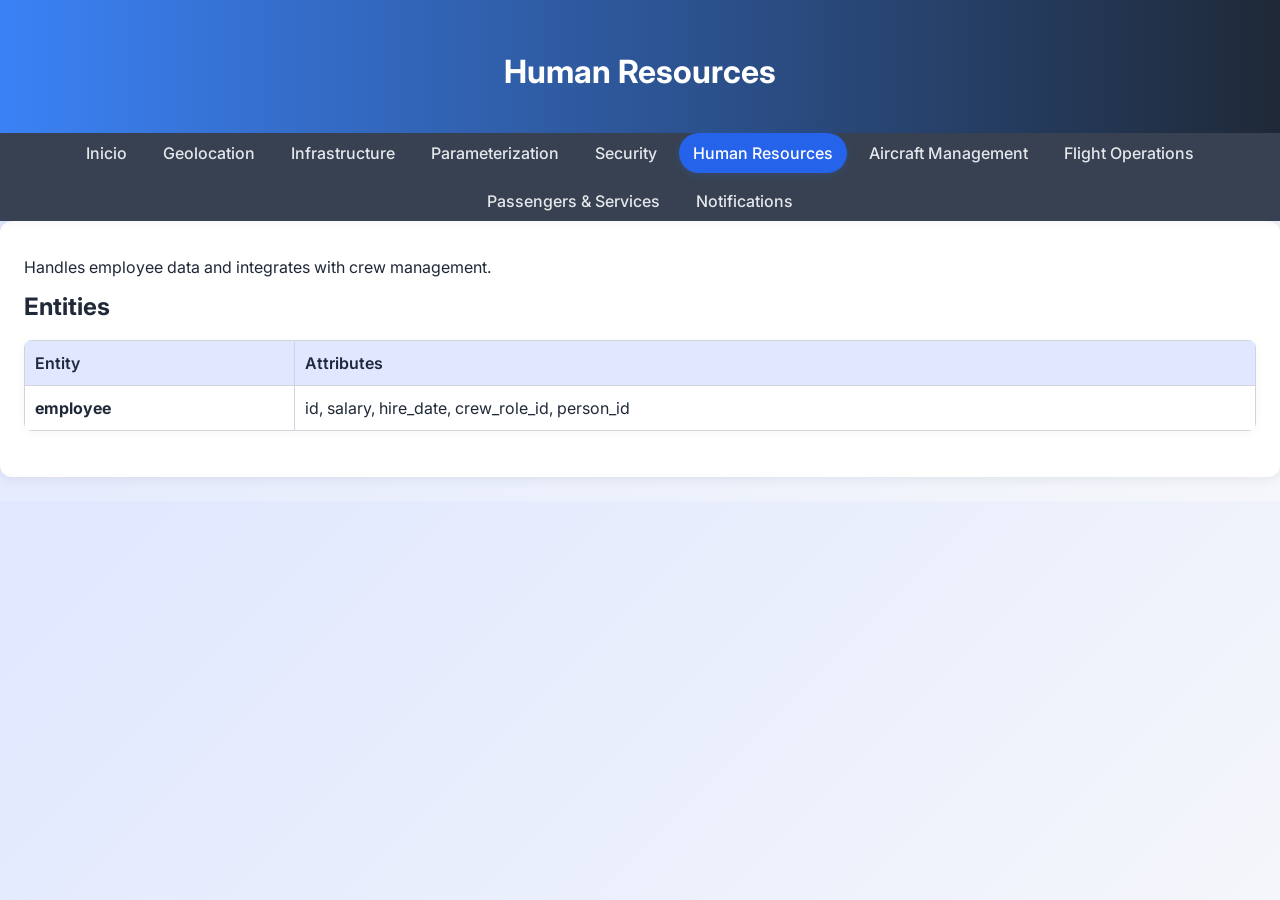
<file: answer_project (2)/answer_project/architecture/human_resources/human_resources.html>
<!DOCTYPE html>
<html lang="es">
<head>
  <meta charset="UTF-8">
  <meta name="viewport" content="width=device-width, initial-scale=1.0">
  <title>Human Resources – Flight Management System</title>
  <link rel="stylesheet" href="../asset/css/estilos.css">
</head>
<body>
<header>
  <h1>Human Resources</h1>
</header>
<nav>
  <a href="../index.html" class="nav-link">Inicio</a>
  <a href="../geolocation/geolocation.html" class="nav-link">Geolocation</a>
  <a href="../infrastructure/infrastructure.html" class="nav-link">Infrastructure</a>
  <a href="../parameterization/parameterization.html" class="nav-link">Parameterization</a>
  <a href="../security/security.html" class="nav-link">Security</a>
  <a href="human_resources.html" class="nav-link active">Human Resources</a>
  <a href="../aircraft_management/aircraft_management.html" class="nav-link">Aircraft Management</a>
  <a href="../flight_operations/flight_operations.html" class="nav-link">Flight Operations</a>
  <a href="../passengers_services/passengers_services.html" class="nav-link">Passengers & Services</a>
  <a href="../notifications/notifications.html" class="nav-link">Notifications</a>
</nav>
<main>
  <div class="card">
    <p>Handles employee data and integrates with crew management.</p>
    <h2>Entities</h2>
    <table>
      <thead><tr><th>Entity</th><th>Attributes</th></tr></thead>
      <tbody>
      <tr><td><strong>employee</strong></td><td>id, salary, hire_date, crew_role_id, person_id</td></tr>
      </tbody>
    </table>
  </div>
</main>
</body>
</html>
</file>
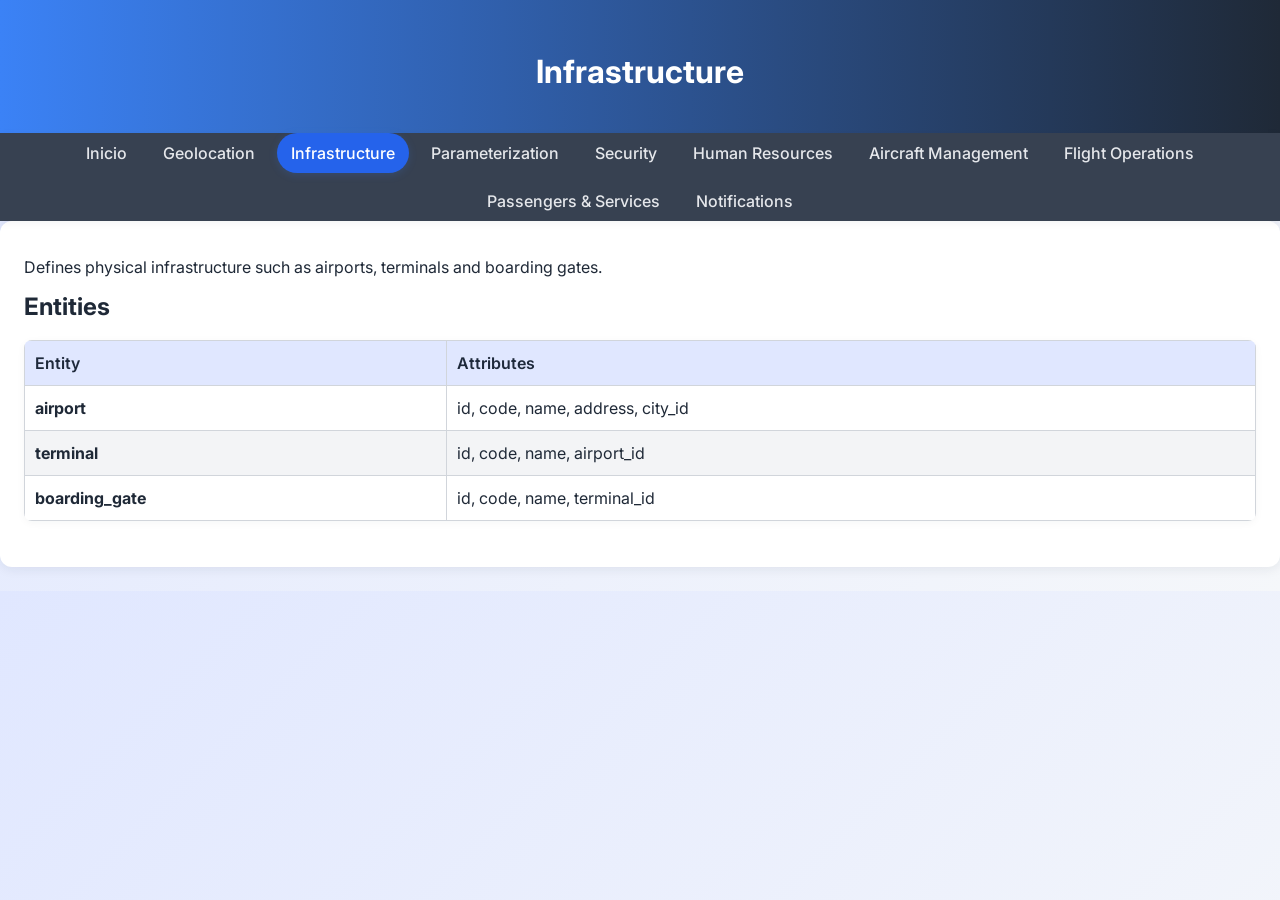
<file: answer_project (2)/answer_project/architecture/infrastructure/infrastructure.html>
<!DOCTYPE html>
<html lang="es">
<head>
  <meta charset="UTF-8">
  <meta name="viewport" content="width=device-width, initial-scale=1.0">
  <title>Infrastructure – Flight Management System</title>
  <link rel="stylesheet" href="../asset/css/estilos.css">
</head>
<body>
<header>
  <h1>Infrastructure</h1>
</header>
<nav>
  <a href="../index.html" class="nav-link">Inicio</a>
  <a href="../geolocation/geolocation.html" class="nav-link">Geolocation</a>
  <a href="infrastructure.html" class="nav-link active">Infrastructure</a>
  <a href="../parameterization/parameterization.html" class="nav-link">Parameterization</a>
  <a href="../security/security.html" class="nav-link">Security</a>
  <a href="../human_resources/human_resources.html" class="nav-link">Human Resources</a>
  <a href="../aircraft_management/aircraft_management.html" class="nav-link">Aircraft Management</a>
  <a href="../flight_operations/flight_operations.html" class="nav-link">Flight Operations</a>
  <a href="../passengers_services/passengers_services.html" class="nav-link">Passengers & Services</a>
  <a href="../notifications/notifications.html" class="nav-link">Notifications</a>
</nav>
<main>
  <div class="card">
    <p>Defines physical infrastructure such as airports, terminals and boarding gates.</p>
    <h2>Entities</h2>
    <table>
      <thead><tr><th>Entity</th><th>Attributes</th></tr></thead>
      <tbody>
      <tr><td><strong>airport</strong></td><td>id, code, name, address, city_id</td></tr>
      <tr><td><strong>terminal</strong></td><td>id, code, name, airport_id</td></tr>
      <tr><td><strong>boarding_gate</strong></td><td>id, code, name, terminal_id</td></tr>
      </tbody>
    </table>
  </div>
</main>
</body>
</html>
</file>
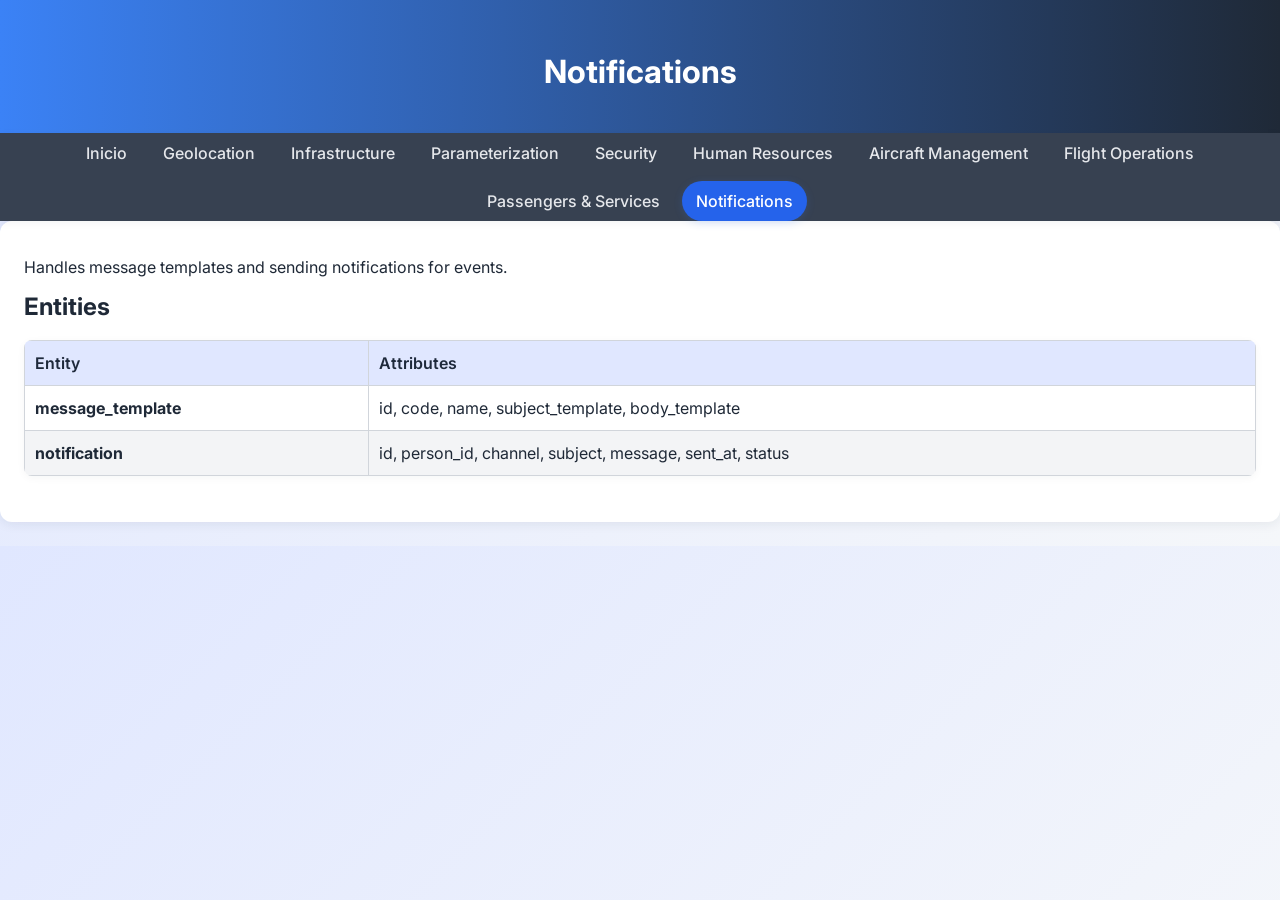
<file: answer_project (2)/answer_project/architecture/notifications/notifications.html>
<!DOCTYPE html>
<html lang="es">
<head>
  <meta charset="UTF-8">
  <meta name="viewport" content="width=device-width, initial-scale=1.0">
  <title>Notifications – Flight Management System</title>
  <link rel="stylesheet" href="../asset/css/estilos.css">
</head>
<body>
<header>
  <h1>Notifications</h1>
</header>
<nav>
  <a href="../index.html" class="nav-link">Inicio</a>
  <a href="../geolocation/geolocation.html" class="nav-link">Geolocation</a>
  <a href="../infrastructure/infrastructure.html" class="nav-link">Infrastructure</a>
  <a href="../parameterization/parameterization.html" class="nav-link">Parameterization</a>
  <a href="../security/security.html" class="nav-link">Security</a>
  <a href="../human_resources/human_resources.html" class="nav-link">Human Resources</a>
  <a href="../aircraft_management/aircraft_management.html" class="nav-link">Aircraft Management</a>
  <a href="../flight_operations/flight_operations.html" class="nav-link">Flight Operations</a>
  <a href="../passengers_services/passengers_services.html" class="nav-link">Passengers & Services</a>
  <a href="notifications.html" class="nav-link active">Notifications</a>
</nav>
<main>
  <div class="card">
    <p>Handles message templates and sending notifications for events.</p>
    <h2>Entities</h2>
    <table>
      <thead><tr><th>Entity</th><th>Attributes</th></tr></thead>
      <tbody>
      <tr><td><strong>message_template</strong></td><td>id, code, name, subject_template, body_template</td></tr>
      <tr><td><strong>notification</strong></td><td>id, person_id, channel, subject, message, sent_at, status</td></tr>
      </tbody>
    </table>
  </div>
</main>
</body>
</html>
</file>
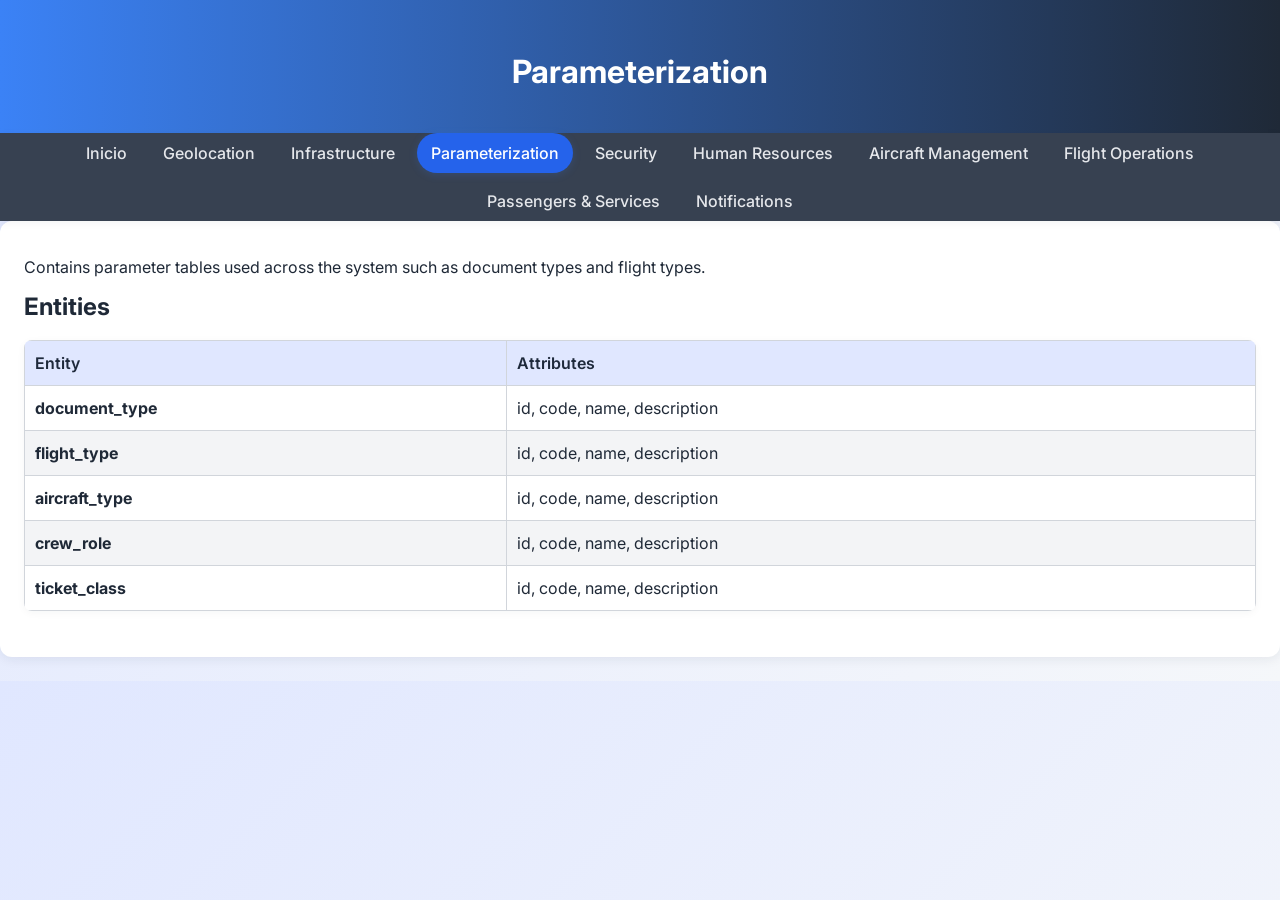
<file: answer_project (2)/answer_project/architecture/parameterization/parameterization.html>
<!DOCTYPE html>
<html lang="es">
<head>
  <meta charset="UTF-8">
  <meta name="viewport" content="width=device-width, initial-scale=1.0">
  <title>Parameterization – Flight Management System</title>
  <link rel="stylesheet" href="../asset/css/estilos.css">
</head>
<body>
<header>
  <h1>Parameterization</h1>
</header>
<nav>
  <a href="../index.html" class="nav-link">Inicio</a>
  <a href="../geolocation/geolocation.html" class="nav-link">Geolocation</a>
  <a href="../infrastructure/infrastructure.html" class="nav-link">Infrastructure</a>
  <a href="parameterization.html" class="nav-link active">Parameterization</a>
  <a href="../security/security.html" class="nav-link">Security</a>
  <a href="../human_resources/human_resources.html" class="nav-link">Human Resources</a>
  <a href="../aircraft_management/aircraft_management.html" class="nav-link">Aircraft Management</a>
  <a href="../flight_operations/flight_operations.html" class="nav-link">Flight Operations</a>
  <a href="../passengers_services/passengers_services.html" class="nav-link">Passengers & Services</a>
  <a href="../notifications/notifications.html" class="nav-link">Notifications</a>
</nav>
<main>
  <div class="card">
    <p>Contains parameter tables used across the system such as document types and flight types.</p>
    <h2>Entities</h2>
    <table>
      <thead><tr><th>Entity</th><th>Attributes</th></tr></thead>
      <tbody>
      <tr><td><strong>document_type</strong></td><td>id, code, name, description</td></tr>
      <tr><td><strong>flight_type</strong></td><td>id, code, name, description</td></tr>
      <tr><td><strong>aircraft_type</strong></td><td>id, code, name, description</td></tr>
      <tr><td><strong>crew_role</strong></td><td>id, code, name, description</td></tr>
      <tr><td><strong>ticket_class</strong></td><td>id, code, name, description</td></tr>
      </tbody>
    </table>
  </div>
</main>
</body>
</html>
</file>
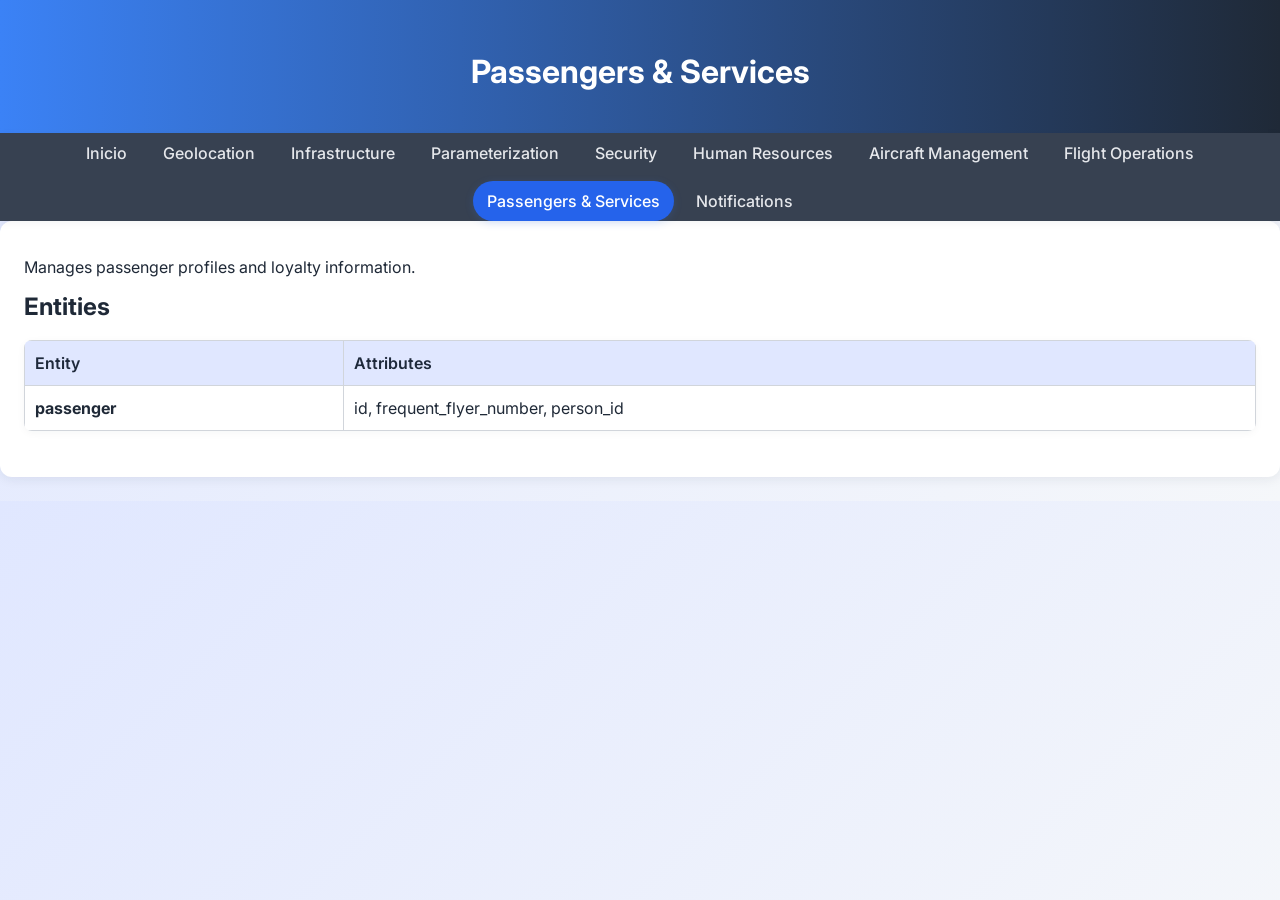
<file: answer_project (2)/answer_project/architecture/passengers_services/passengers_services.html>
<!DOCTYPE html>
<html lang="es">
<head>
  <meta charset="UTF-8">
  <meta name="viewport" content="width=device-width, initial-scale=1.0">
  <title>Passengers & Services – Flight Management System</title>
  <link rel="stylesheet" href="../asset/css/estilos.css">
</head>
<body>
<header>
  <h1>Passengers & Services</h1>
</header>
<nav>
  <a href="../index.html" class="nav-link">Inicio</a>
  <a href="../geolocation/geolocation.html" class="nav-link">Geolocation</a>
  <a href="../infrastructure/infrastructure.html" class="nav-link">Infrastructure</a>
  <a href="../parameterization/parameterization.html" class="nav-link">Parameterization</a>
  <a href="../security/security.html" class="nav-link">Security</a>
  <a href="../human_resources/human_resources.html" class="nav-link">Human Resources</a>
  <a href="../aircraft_management/aircraft_management.html" class="nav-link">Aircraft Management</a>
  <a href="../flight_operations/flight_operations.html" class="nav-link">Flight Operations</a>
  <a href="passengers_services.html" class="nav-link active">Passengers & Services</a>
  <a href="../notifications/notifications.html" class="nav-link">Notifications</a>
</nav>
<main>
  <div class="card">
    <p>Manages passenger profiles and loyalty information.</p>
    <h2>Entities</h2>
    <table>
      <thead><tr><th>Entity</th><th>Attributes</th></tr></thead>
      <tbody>
      <tr><td><strong>passenger</strong></td><td>id, frequent_flyer_number, person_id</td></tr>
      </tbody>
    </table>
  </div>
</main>
</body>
</html>
</file>
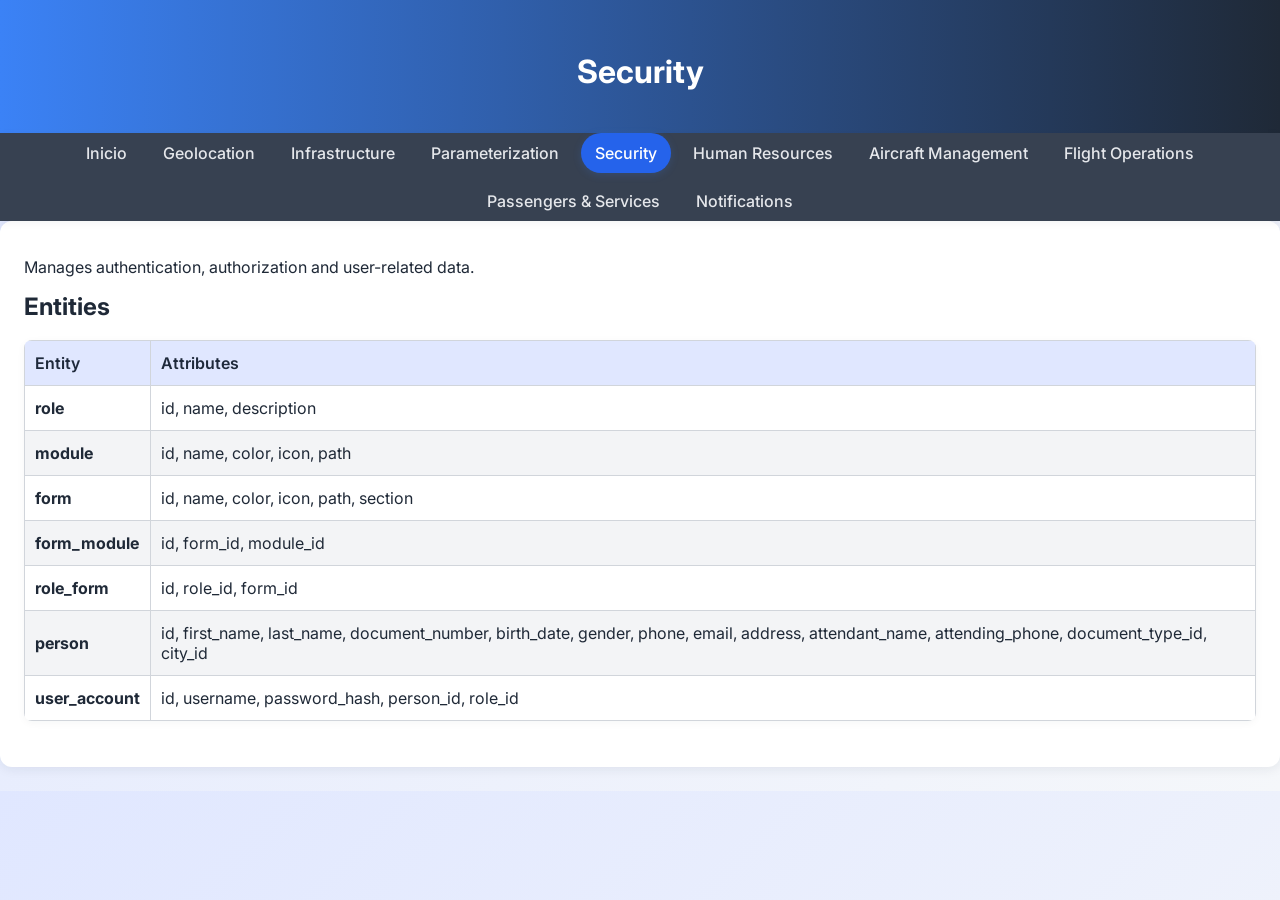
<file: answer_project (2)/answer_project/architecture/security/security.html>
<!DOCTYPE html>
<html lang="es">
<head>
  <meta charset="UTF-8">
  <meta name="viewport" content="width=device-width, initial-scale=1.0">
  <title>Security – Flight Management System</title>
  <link rel="stylesheet" href="../asset/css/estilos.css">
</head>
<body>
<header>
  <h1>Security</h1>
</header>
<nav>
  <a href="../index.html" class="nav-link">Inicio</a>
  <a href="../geolocation/geolocation.html" class="nav-link">Geolocation</a>
  <a href="../infrastructure/infrastructure.html" class="nav-link">Infrastructure</a>
  <a href="../parameterization/parameterization.html" class="nav-link">Parameterization</a>
  <a href="security.html" class="nav-link active">Security</a>
  <a href="../human_resources/human_resources.html" class="nav-link">Human Resources</a>
  <a href="../aircraft_management/aircraft_management.html" class="nav-link">Aircraft Management</a>
  <a href="../flight_operations/flight_operations.html" class="nav-link">Flight Operations</a>
  <a href="../passengers_services/passengers_services.html" class="nav-link">Passengers & Services</a>
  <a href="../notifications/notifications.html" class="nav-link">Notifications</a>
</nav>
<main>
  <div class="card">
    <p>Manages authentication, authorization and user-related data.</p>
    <h2>Entities</h2>
    <table>
      <thead><tr><th>Entity</th><th>Attributes</th></tr></thead>
      <tbody>
      <tr><td><strong>role</strong></td><td>id, name, description</td></tr>
      <tr><td><strong>module</strong></td><td>id, name, color, icon, path</td></tr>
      <tr><td><strong>form</strong></td><td>id, name, color, icon, path, section</td></tr>
      <tr><td><strong>form_module</strong></td><td>id, form_id, module_id</td></tr>
      <tr><td><strong>role_form</strong></td><td>id, role_id, form_id</td></tr>
      <tr><td><strong>person</strong></td><td>id, first_name, last_name, document_number, birth_date, gender, phone, email, address, attendant_name, attending_phone, document_type_id, city_id</td></tr>
      <tr><td><strong>user_account</strong></td><td>id, username, password_hash, person_id, role_id</td></tr>
      </tbody>
    </table>
  </div>
</main>
</body>
</html>
</file>
<file: agile-expert-html-starter-fixed/agile-expert-html-starter-fixed/asset/css/estilos.css>
/* ===================================================================
   Estilos base — Proyecto HTML limpio con fondo blanco/gris y acentos
   Convenciones: BEM, variables CSS, accesibilidad por defecto
   =================================================================== */

/* Reset moderno */
*, *::before, *::after { box-sizing: border-box; }
html, body { margin: 0; padding: 0; }
img, picture, video, canvas, svg { display: block; max-width: 100%; }
input, button, textarea, select { font: inherit; }
:root {
  --bg: #f6f7fb;
  --surface: #ffffff;
  --surface-2: #f1f5f9;
  --text: #111827;
  --muted: #6b7280;
  --primary: #2563eb;   /* azul vivo */
  --secondary: #f59e0b; /* ámbar */
  --success: #16a34a;   /* verde */
  --danger: #dc2626;    /* rojo */
  --warn: #f59e0b;      /* ámbar */
  --info: #0ea5e9;      /* celeste */
  --radius: 16px;
  --radius-sm: 12px;
  --shadow-1: 0 1px 2px rgba(0,0,0,.06), 0 1px 1px rgba(0,0,0,.04);
  --shadow-2: 0 10px 20px rgba(0,0,0,.06), 0 3px 6px rgba(0,0,0,.06);
  --ring: 3px;
}

/* Preferencias de usuario */
@media (prefers-reduced-motion: reduce) {
  * { animation: none !important; transition: none !important; }
}

/* Tipografía & base */
body {
  background: linear-gradient(180deg, var(--bg), #ffffff 60%);
  color: var(--text);
  font-family: ui-sans-serif, system-ui, -apple-system, Segoe UI, Roboto, Noto Sans, Ubuntu, Cantarell, Helvetica Neue, Arial, "Apple Color Emoji", "Segoe UI Emoji";
  line-height: 1.6;
  font-size: 16px;
}
h1,h2,h3,h4 { line-height: 1.25; margin: 0 0 .5rem; }
p { margin: 0 0 1rem; }
.lead { font-size: 1.125rem; color: var(--muted); }
.muted { color: var(--muted); }

/* Accesibilidad */
.skip-link {
  position: absolute; left: -9999px; top: auto; width: 1px; height: 1px; overflow: hidden;
}
.skip-link:focus {
  left: 1rem; top: 1rem; width: auto; height: auto; padding: .5rem .75rem;
  background: var(--primary); color: white; border-radius: var(--radius-sm);
  box-shadow: var(--shadow-2);
}
:focus-visible { outline: 2px solid var(--primary); outline-offset: 2px; }

/* Layout */
.container { max-width: 1200px; margin: 0 auto; padding: 1.25rem; }
.section { padding: 2rem 0; }
.grid { display: grid; }
.grid-2 { grid-template-columns: repeat(2, 1fr); }
.grid-3 { grid-template-columns: repeat(3, 1fr); }
.gap-lg { gap: 1.25rem; }
@media (max-width: 960px) {
  .grid-2, .grid-3 { grid-template-columns: 1fr; }
}

/* Header & Nav */
.site-header { background: var(--surface); border-bottom: 1px solid var(--surface-2); position: sticky; top: 0; z-index: 50; }
.header-inner { display: flex; align-items: center; justify-content: space-between; }
.brand { display: flex; align-items: center; gap: .5rem; font-weight: 700; }
.logo { display: inline-grid; place-items: center; width: 32px; height: 32px; background: var(--primary); color: white; border-radius: 10px; box-shadow: var(--shadow-1); }
.brand-title { letter-spacing: .2px; }
.site-nav ul { list-style: none; padding: 0; margin: 0; display: flex; gap: 1rem; }
.site-nav a { color: var(--text); text-decoration: none; border-radius: 10px; padding: .5rem .75rem; }
.site-nav a:hover { background: var(--surface-2); }

/* Hero */
.hero { background: linear-gradient(180deg, var(--surface), var(--surface-2)); }
.hero-inner { display: grid; grid-template-columns: 1.2fr .8fr; gap: 2rem; align-items: center; min-height: 320px; }
.hero-actions { display: flex; gap: .75rem; margin-top: 1rem; }
.hero-visual { position: relative; min-height: 200px; }
.spark {
  position: absolute; inset: 0; margin: auto; width: 140px; height: 140px; border-radius: 30px;
  background: radial-gradient(circle at 30% 30%, rgba(37,99,235,.2), transparent 60%),
              radial-gradient(circle at 70% 70%, rgba(14,165,233,.2), transparent 60%),
              radial-gradient(circle at 50% 50%, rgba(245,158,11,.2), transparent 70%);
  filter: blur(10px);
  animation: float 6s ease-in-out infinite;
  box-shadow: var(--shadow-2);
}
.spark:nth-child(2) { width: 110px; height: 110px; animation-delay: .8s; }
.spark:nth-child(3) { width: 170px; height: 170px; animation-delay: 1.6s; }
@keyframes float {
  0%,100% { transform: translate(0,0) scale(1); }
  50% { transform: translate(6px, -6px) scale(1.03); }
}

/* Cards */
.card {
  background: var(--surface);
  border: 1px solid var(--surface-2);
  border-radius: var(--radius);
  padding: 1rem;
  box-shadow: var(--shadow-1);
}
.card--inner { padding: 1rem; display: grid; gap: .5rem; }
.card__title { margin-bottom: .25rem; }

/* Badges */
.badge {
  display: inline-block; font-weight: 600; font-size: .75rem;
  padding: .25rem .5rem; border-radius: 999px; background: var(--surface-2); color: var(--text);
}
.badge--success { background: rgba(22,163,74,.15); color: #166534; }
.badge--warn { background: rgba(245,158,11,.15); color: #92400e; }
.badge--error { background: rgba(220,38,38,.15); color: #7f1d1d; }
.badge--info { background: rgba(14,165,233,.15); color: #075985; }

/* Buttons */
.btn { 
  display: inline-flex; align-items: center; justify-content: center;
  padding: .65rem 1rem; border-radius: 12px; border: 1px solid transparent;
  cursor: pointer; font-weight: 600; text-decoration: none; transition: transform .05s ease, box-shadow .2s ease, background-color .2s ease;
  box-shadow: var(--shadow-1);
}
.btn:active { transform: translateY(1px); }
.btn--sm { padding: .4rem .6rem; font-size: .85rem; border-radius: 10px; }
.btn--primary { background: var(--primary); color: #fff; }
.btn--primary:hover { filter: brightness(1.05); }
.btn--secondary { background: var(--secondary); color: #111827; }
.btn--secondary:hover { filter: brightness(1.05); }
.btn--success { background: var(--success); color: #fff; }
.btn--success:hover { filter: brightness(1.05); }
.btn--danger { background: var(--danger); color: #fff; }
.btn--danger:hover { filter: brightness(1.05); }
.btn--ghost { background: transparent; color: var(--text); border-color: var(--surface-2); }
.btn--ghost:hover { background: var(--surface-2); }

.btn-row { display: flex; flex-wrap: wrap; gap: .5rem; }

/* Alerts */
.alert {
  border-radius: 12px; padding: .75rem 1rem; margin: .5rem 0;
  background: var(--surface-2); border: 1px solid var(--surface-2);
}
.alert--info { background: rgba(14,165,233,.10); border-color: rgba(14,165,233,.25); }
.alert--success { background: rgba(22,163,74,.10); border-color: rgba(22,163,74,.25); }
.alert--warn { background: rgba(245,158,11,.10); border-color: rgba(245,158,11,.25); }
.alert--error { background: rgba(220,38,38,.10); border-color: rgba(220,38,38,.25); }

/* Table */
.table-wrap { overflow-x: auto; }
.table {
  width: 100%; border-collapse: collapse; background: var(--surface);
  border: 1px solid var(--surface-2); border-radius: 12px; overflow: hidden;
}
.table th, .table td { padding: .75rem; text-align: left; }
.table thead { background: var(--surface-2); }
.table tbody tr { border-top: 1px solid var(--surface-2); }

/* Forms */
.form { display: grid; gap: .75rem; }
.form__row { display: grid; gap: .35rem; }
.form input[type="text"], .form input[type="email"], .form select, .form textarea {
  background: var(--surface);
  border: 1px solid var(--surface-2);
  border-radius: 12px; padding: .6rem .75rem;
}
.checkbox { display: inline-flex; align-items: center; gap: .5rem; }
.form__actions { display: flex; gap: .5rem; }

/* Footer */
.site-footer { margin-top: 2rem; padding: 1rem 0; background: var(--surface); border-top: 1px solid var(--surface-2); }
.footer-inner { display: flex; align-items: center; justify-content: space-between; }
.footer-inner ul { list-style: none; display: flex; gap: .75rem; margin: 0; padding: 0; }
.footer-inner a { text-decoration: none; color: var(--text); }


/* Tabs */
.tabs { background: var(--surface); border: 1px solid var(--surface-2); border-radius: var(--radius); box-shadow: var(--shadow-1); }
.tabs__list { display: flex; flex-wrap: wrap; gap: .5rem; padding: .75rem; background: var(--surface-2); border-bottom: 1px solid var(--surface-2); border-top-left-radius: var(--radius); border-top-right-radius: var(--radius); }
.tabs__tab { background: transparent; border: 1px solid transparent; padding: .5rem .75rem; border-radius: 10px; cursor: pointer; font-weight: 600; color: var(--text); }
.tabs__tab[aria-selected="true"] { background: var(--primary); color: #fff; box-shadow: var(--shadow-1); }
.tabs__tab:hover { background: rgba(37,99,235,.08); }
.tabs__panel { padding: 1rem; }

.list-check { list-style: none; padding-left: 0; }
.list-check li { position: relative; padding-left: 1.4rem; margin: .4rem 0; }
.list-check li::before {
  content: "✔"; position: absolute; left: 0; top: 0; line-height: 1.2;
  color: var(--success); font-weight: 700;
}


/* Phases color tokens and badges */
:root {
  --phase-mvp: #2563eb;      /* azul */
  --phase-scale1: #16a34a;   /* verde */
  --phase-scale2: #f59e0b;   /* ámbar */
}
.badge--mvp { background: rgba(37, 99, 235, .12); color: #1e3a8a; }
.badge--scale1 { background: rgba(22, 163, 74, .12); color: #14532d; }
.badge--scale2 { background: rgba(245, 158, 11, .12); color: #7c2d12; }

.timeline {
  border: 1px solid var(--surface-2); border-radius: var(--radius); overflow: hidden; box-shadow: var(--shadow-1);
}
.timeline__grid { display: grid; grid-template-columns: 160px repeat(13, 1fr); }
.timeline__head, .timeline__row { display: contents; }
.timeline__cell { padding: .5rem; border-bottom: 1px solid var(--surface-2); border-right: 1px solid var(--surface-2); font-size: .9rem; }
.timeline__cell--head { font-weight: 700; background: var(--surface-2); }
.timeline__bar { height: 10px; border-radius: 999px; }
.timeline__bar--mvp { background: var(--phase-mvp); }
.timeline__bar--scale1 { background: var(--phase-scale1); }
.timeline__bar--scale2 { background: var(--phase-scale2); }
.legend { display: flex; gap: .75rem; align-items: center; flex-wrap: wrap; }
.legend__item { display: inline-flex; align-items: center; gap: .4rem; }
.legend__swatch { width: 12px; height: 12px; border-radius: 3px; display: inline-block; }
.legend__swatch--mvp { background: var(--phase-mvp); }
.legend__swatch--scale1 { background: var(--phase-scale1); }
.legend__swatch--scale2 { background: var(--phase-scale2); }


/* Timeline variante Sprint: 10 días hábiles */
.timeline--sprint .timeline__grid { grid-template-columns: 200px repeat(10, 1fr); }
.timeline--sprint .timeline__cell--head { text-align: center; }
</file>
<file: answer_project (2)/answer_project/architecture/asset/css/estilos.css>
@import url('https://fonts.googleapis.com/css2?family=Inter:wght@400;500;600;700&display=swap');

/* Main styles for Flight Management System project */
body {
  font-family: 'Inter', 'Segoe UI', Arial, sans-serif;
  margin: 0;
  padding: 0;
  background: linear-gradient(135deg, #e0e7ff 0%, #f5f7fa 100%);
  color: #1f2937;
}

/* Global links */
a { color: #2563eb; text-decoration: none; }
a:hover { text-decoration: underline; }
a:visited { color: #1d4ed8; }
header {
  padding: 32px 20px 20px 20px;
  background: linear-gradient(90deg, #3b82f6 0%, #1f2937 100%);
  color: #fff;
  text-align: center;
  box-shadow: 0 2px 8px rgba(31,41,55,0.08);
}
nav {
  display: flex;
  flex-wrap: wrap;
  background-color: #374151;
  box-shadow: 0 2px 8px rgba(31,41,55,0.05);
  justify-content: center;
  gap: 8px;
  position: sticky;
  top: 0;
  z-index: 50;
}
nav button {
  background-color: #374151;
  border: none;
  color: #fff;
  padding: 14px 28px;
  cursor: pointer;
  font-size: 1rem;
  border-radius: 8px 8px 0 0;
  transition: background 0.2s, box-shadow 0.2s;
  margin-bottom: -2px;
  font-weight: 500;
}
nav button:hover,
nav button.active {
  background-color: #2563eb;
  box-shadow: 0 2px 8px rgba(59,130,246,0.08);
}

/* Anchor links inside nav (module navigation on all pages) */
nav a.nav-link {
  color: #e5e7eb;
  text-decoration: none;
  padding: 10px 14px;
  border-radius: 20px;
  transition: background 0.2s, color 0.2s, box-shadow 0.2s;
  display: inline-flex;
  align-items: center;
  gap: 8px;
  font-weight: 500;
}
nav a.nav-link:hover {
  background: rgba(255,255,255,0.12);
  color: #fff;
}
nav a.nav-link.active {
  background: #2563eb;
  color: #fff;
  box-shadow: 0 2px 8px rgba(59,130,246,0.18);
}
nav a.nav-link:visited { color: #e5e7eb; }

/* Secondary, scrollable modules bar for index */
.module-nav {
  background: #1f2937;
  display: flex;
  gap: 8px;
  padding: 8px 12px;
  overflow-x: auto;
  white-space: nowrap;
  box-shadow: inset 0 -1px 0 rgba(255,255,255,0.05);
  position: sticky;
  top: 56px;
  z-index: 40;
}
.module-nav::-webkit-scrollbar {
  height: 6px;
}
.module-nav::-webkit-scrollbar-thumb {
  background: #64748b;
  border-radius: 8px;
}

/* Links in module bar */
.module-nav a.nav-link {
  color: #e5e7eb;
  text-decoration: none;
  padding: 8px 12px;
  border-radius: 16px;
  transition: background 0.2s, color 0.2s, box-shadow 0.2s;
  display: inline-flex;
  align-items: center;
  gap: 8px;
  font-weight: 500;
}
.module-nav a.nav-link:hover { background: rgba(255,255,255,0.12); color: #fff; }
.module-nav a.nav-link.active { background: #2563eb; color: #fff; box-shadow: 0 2px 8px rgba(59,130,246,0.18); }
.module-nav a.nav-link:visited { color: #e5e7eb; }
section {
  display: none;
  padding: 32px 16px;
  max-width: 900px;
  margin: 0 auto;
}
section.active {
  display: block;
}
/* Sub tabs */
/* Sub tabs */
.subtabs {
  display: flex;
  border-bottom: 2px solid #e5e7eb;
  margin-top: 10px;
  gap: 4px;
}
.subtabs button {
  background-color: #f3f4f6;
  border: none;
  padding: 12px 20px;
  cursor: pointer;
  font-size: 1rem;
  border-radius: 8px 8px 0 0;
  font-weight: 500;
  transition: background 0.2s, border-bottom 0.2s;
}
.subtabs button.active {
  background-color: #fff;
  border-bottom: 3px solid #3b82f6;
}
.subcontent {
  display: none;
  padding: 24px;
  background-color: #fff;
  border: 1px solid #e5e7eb;
  border-top: none;
  border-radius: 0 0 12px 12px;
  box-shadow: 0 2px 8px rgba(31,41,55,0.04);
}
.subcontent.active {
  display: block;
}
/* Tables */
table {
  border-collapse: collapse;
  width: 100%;
  margin: 18px 0;
  background: #fff;
  border-radius: 8px;
  overflow: hidden;
  box-shadow: 0 2px 8px rgba(31,41,55,0.04);
}
/* Code blocks */
pre {
  background: #0b1220;
  color: #e2e8f0;
  padding: 16px;
  border-radius: 10px;
  overflow: auto;
  border: 1px solid #1f2937;
}
code { font-family: ui-monospace, SFMono-Regular, Menlo, Monaco, Consolas, 'Liberation Mono', 'Courier New', monospace; }

/* Images */
img { max-width: 100%; height: auto; border-radius: 10px; }
table th, table td {
  border: 1px solid #d1d5db;
  padding: 12px 10px;
  text-align: left;
}
table th {
  background-color: #e0e7ff;
  color: #1e293b;
  font-weight: 600;
}
table tr:nth-child(even) td {
  background-color: #f3f4f6;
}
/* Collapsible sections for HU */
details {
  margin-bottom: 16px;
  border: 1px solid #e5e7eb;
  border-radius: 8px;
  background-color: #fff;
  box-shadow: 0 2px 8px rgba(31,41,55,0.04);
}
details summary {
  cursor: pointer;
  padding: 14px 18px;
  font-weight: 600;
  background-color: #f3f4f6;
  border-radius: 8px 8px 0 0;
}
details div {
  padding: 14px 28px;
}
/* Phase table */
.phase-table {
  width: 100%;
  border-collapse: collapse;
  margin-top: 18px;
  background: #fff;
  border-radius: 8px;
  overflow: hidden;
  box-shadow: 0 2px 8px rgba(31,41,55,0.04);
}
.phase-table th,
.phase-table td {
  border: 1px solid #d1d5db;
  padding: 12px 10px;
}
.phase-table th {
  background-color: #e0e7ff;
  color: #1e293b;
  font-weight: 600;
}
.phase-table tr:nth-child(even) td {
  background-color: #f3f4f6;
}
/* Card style for sections */
.card {
  background: #fff;
  border-radius: 12px;
  box-shadow: 0 2px 12px rgba(31,41,55,0.08);
  padding: 28px 24px;
  margin-bottom: 24px;
}

/* Clickable card links */
a.card {
  display: block;
  color: inherit;
  text-decoration: none;
  transition: transform .15s ease, box-shadow .2s ease, border-color .2s ease;
  border: 1px solid #eef2ff;
}
a.card:visited { color: inherit; }
a.card:hover {
  transform: translateY(-2px);
  box-shadow: 0 8px 22px rgba(31,41,55,0.12);
  border-color: #c7d2fe;
}

/* Simple search */
.searchbar {
  display: flex;
  align-items: center;
  gap: 8px;
  margin: 8px 0 16px;
}
.searchbar input[type="search"] {
  flex: 1;
  padding: 12px 14px;
  border-radius: 10px;
  border: 1px solid #d1d5db;
  background: #fff;
  outline: none;
}
.searchbar input[type="search"]:focus {
  border-color: #2563eb;
  box-shadow: 0 0 0 3px rgba(37,99,235,0.15);
}

/* Responsive grid for modules */
.modules-grid {
  display: grid;
  grid-template-columns: repeat(auto-fit, minmax(200px, 1fr));
  gap: 12px;
}

/* Headings spacing */
h1, h2, h3 {
  line-height: 1.2;
}
h2 { margin: 0 0 8px; }
p { margin: 8px 0 16px; }

/* Responsive design */
@media (max-width: 700px) {
  header {
    font-size: 1.1rem;
    padding: 18px 8px 12px 8px;
  }
  nav button {
    padding: 10px 12px;
    font-size: 0.95rem;
  }
  section {
    padding: 18px 4px;
  }
  .subtabs button {
    padding: 8px 10px;
    font-size: 0.95rem;
  }
  .subcontent {
    padding: 12px;
  }
  .card {
    padding: 14px 8px;
  }
  table th, table td, .phase-table th, .phase-table td {
    padding: 8px 4px;
  }
}
</file>
